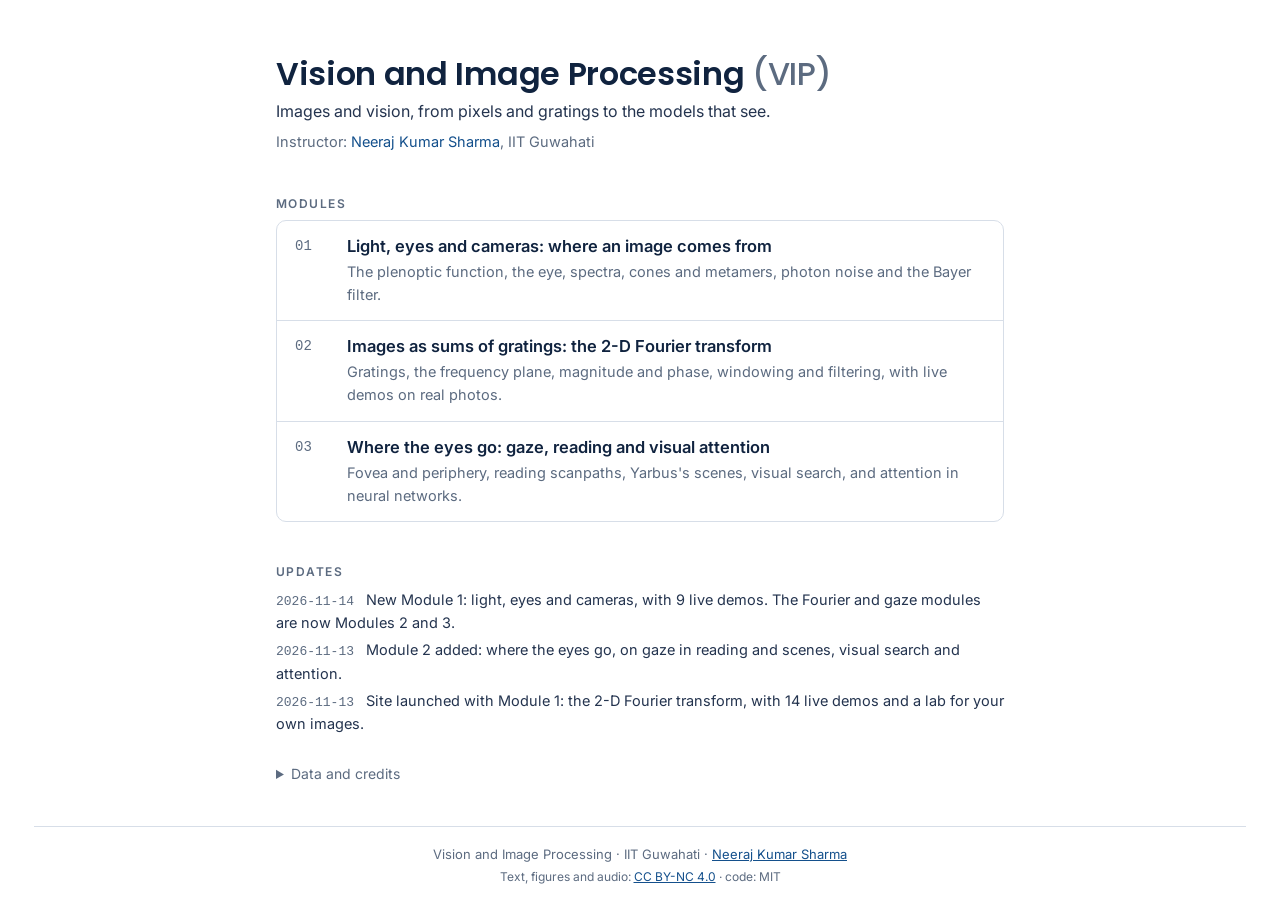
<file: docs/index.html>
<!DOCTYPE html>
<html lang="en">
<head>
<meta charset="UTF-8">
<meta name="viewport" content="width=device-width, initial-scale=1.0">
<title>Vision and Image Processing</title>
<meta name="description" content="Images and vision, from pixels and gratings to the models that see.">
<link rel="stylesheet" href="https://fonts.googleapis.com/css2?family=Poppins:wght@600&family=Inter:wght@400;500;600&display=swap">
<link rel="stylesheet" href="assets/site.css?v=592b11fb">
</head>
<body class="ai-home">
<main>
  <header>
    <h1>Vision and Image Processing <span class="ai-abbr">(VIP)</span></h1>
    <p class="ai-lede">Images and vision, from pixels and gratings to the models that see.</p>
    <p class="ai-instr">Instructor: <a href="https://spinlabiitg.github.io/" target="_blank" rel="noopener">Neeraj Kumar Sharma</a>, IIT Guwahati</p>
  </header>
  <h2 id="modules">Modules</h2>
  <ul class="ai-panel"><li class="ai-row"><span class="ai-num">01</span><div><h3><a href="light_camera/index.html">Light, eyes and cameras: where an image comes from</a></h3><p>The plenoptic function, the eye, spectra, cones and metamers, photon noise and the Bayer filter.</p></div></li><li class="ai-row"><span class="ai-num">02</span><div><h3><a href="fourier_2d/index.html">Images as sums of gratings: the 2-D Fourier transform</a></h3><p>Gratings, the frequency plane, magnitude and phase, windowing and filtering, with live demos on real photos.</p></div></li><li class="ai-row"><span class="ai-num">03</span><div><h3><a href="gaze/index.html">Where the eyes go: gaze, reading and visual attention</a></h3><p>Fovea and periphery, reading scanpaths, Yarbus&#x27;s scenes, visual search, and attention in neural networks.</p></div></li></ul>
  
  <h2 id="updates">Updates</h2>
  <ul class="ai-updates"><li><time>2026-11-14</time> New Module 1: light, eyes and cameras, with 9 live demos. The Fourier and gaze modules are now Modules 2 and 3.</li><li><time>2026-11-13</time> Module 2 added: where the eyes go, on gaze in reading and scenes, visual search and attention.</li><li><time>2026-11-13</time> Site launched with Module 1: the 2-D Fourier transform, with 14 live demos and a lab for your own images.</li></ul>
  <details class="ai-credits-box" id="credits"><summary>Data and credits</summary><ul class="ai-credits"><li>Campus photographs (main building, aerial view and roundabout): IIT Guwahati. Cropped, and converted to grayscale for the Fourier demos.</li><li>Module 2 images, all public domain: Ilya Repin, Unexpected Visitors (1884–88); reading scanpath recorded at Humanistlaboratoriet, Lund University (2005) and the redrawing of Yarbus&#x27;s (1967) task-dependent scanpaths, both via Wikimedia Commons.</li><li>KaTeX 0.16.11 (MIT licence) renders the equations; it is served from this site so pages work offline.</li></ul></details>
</main>
<footer class="ai-foot">Vision and Image Processing &middot; IIT Guwahati &middot; <a href="https://spinlabiitg.github.io/" target="_blank" rel="noopener">Neeraj Kumar Sharma</a><span class="ai-lic">Text, figures and audio: <a href="https://creativecommons.org/licenses/by-nc/4.0/" target="_blank" rel="noopener license">CC BY-NC 4.0</a> &middot; code: MIT</span></footer>
<script>/* open the credits panel when arriving via #credits (pages link to it) */
(function () { function o() { if (location.hash === '#credits') document.getElementById('credits').open = true; } o(); window.addEventListener('hashchange', o); })();</script>
</body>
</html>
</file>
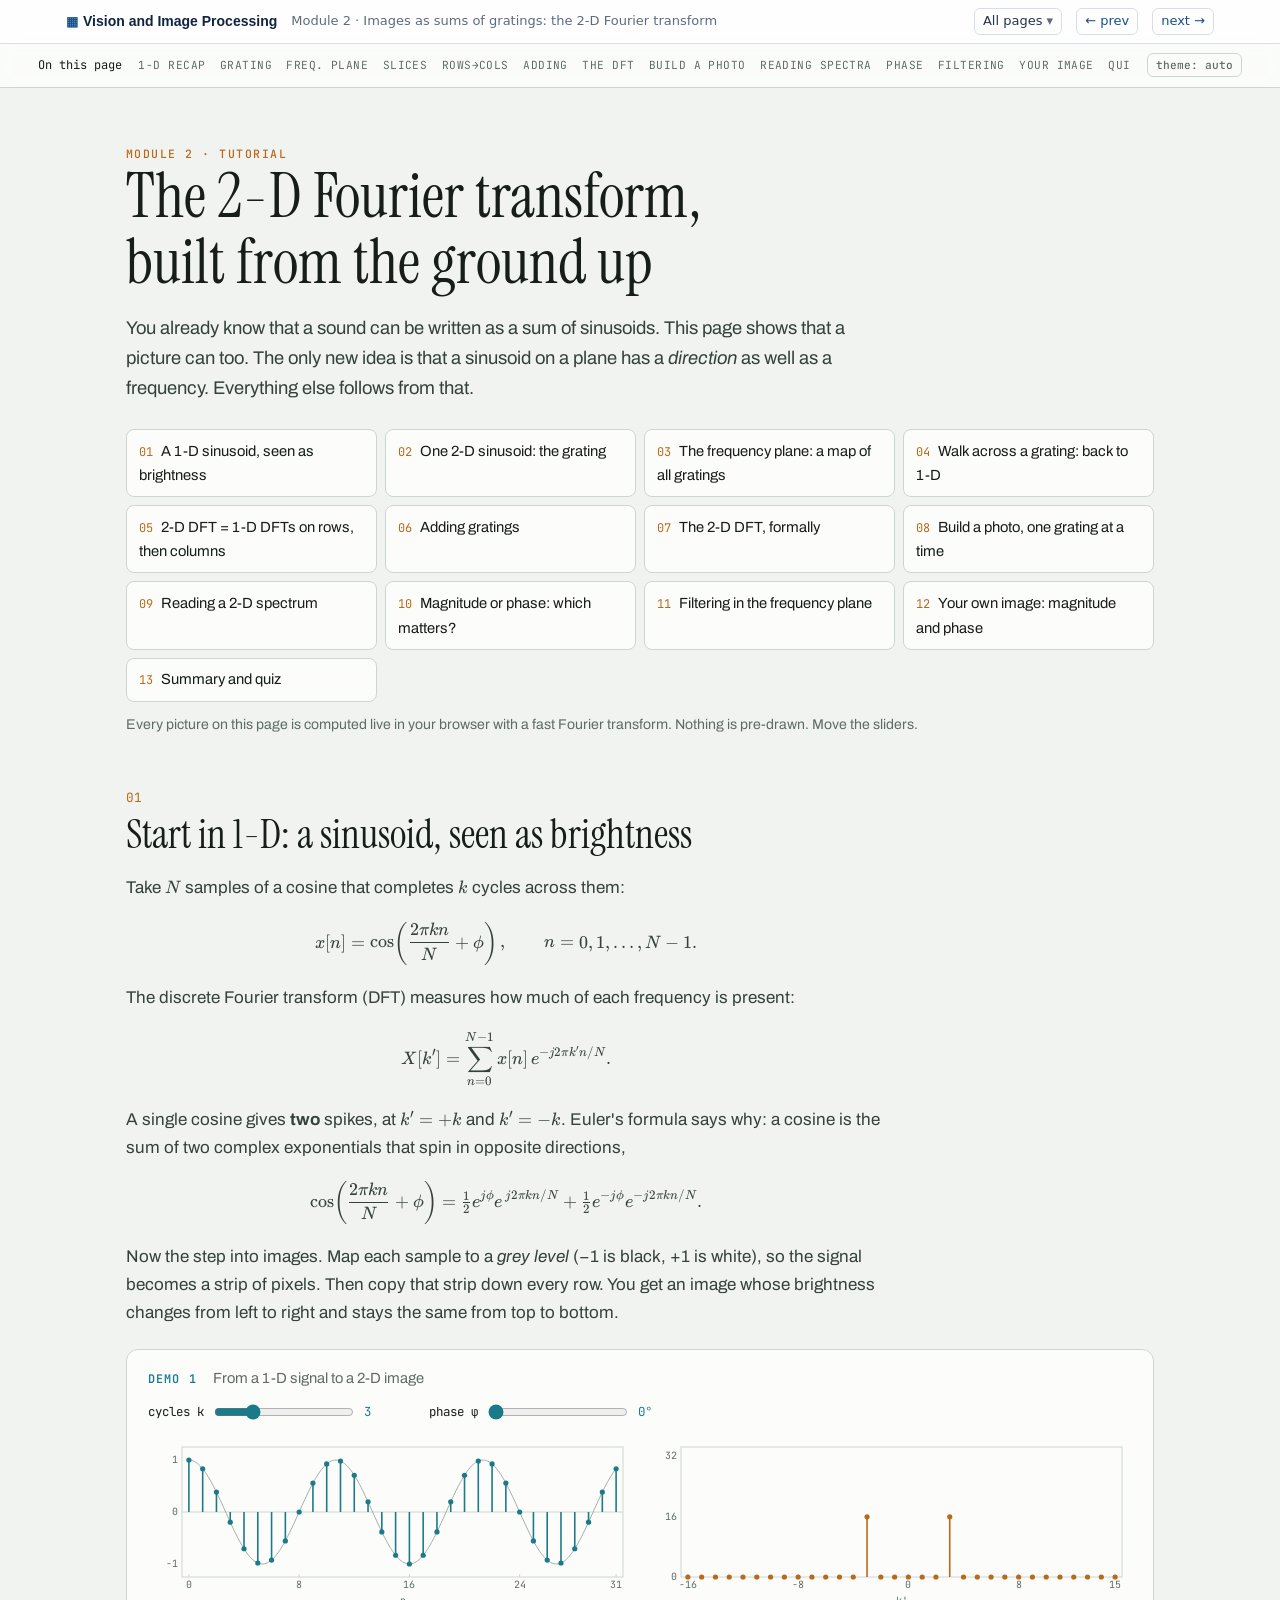
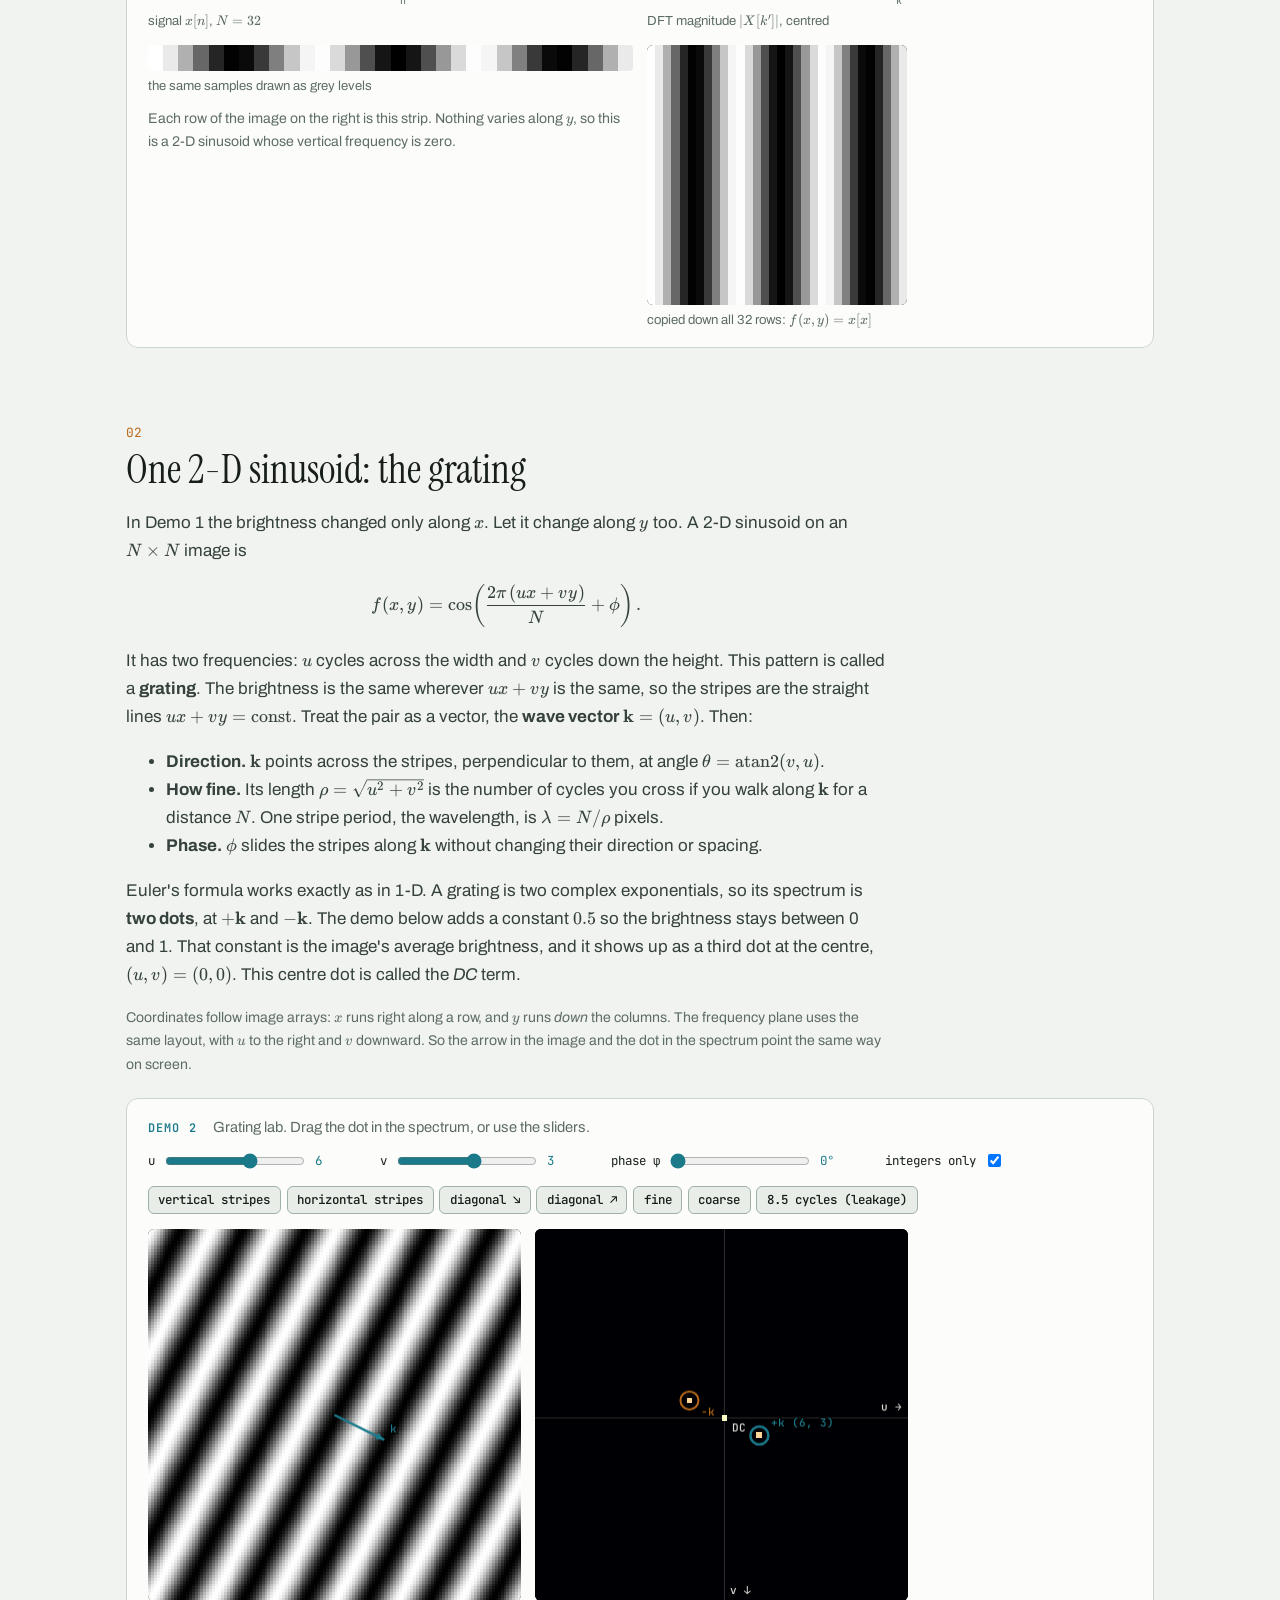
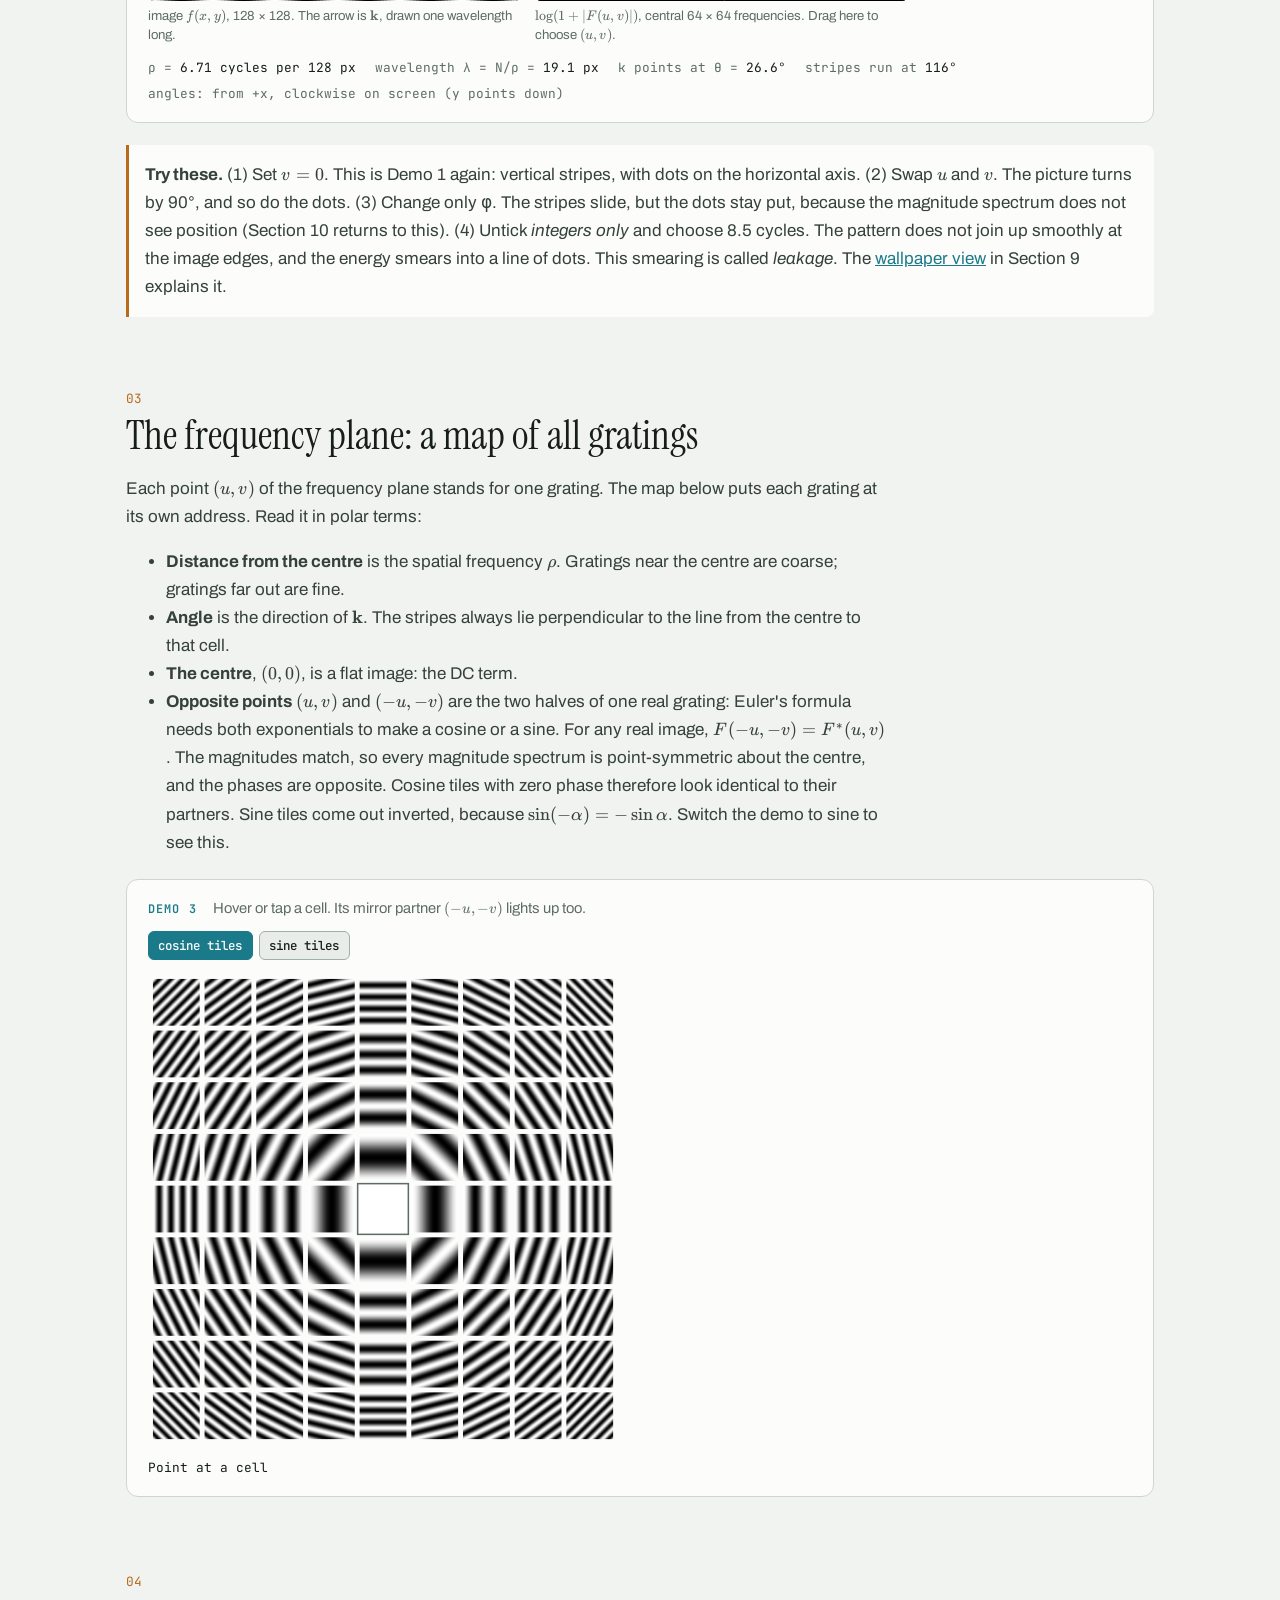
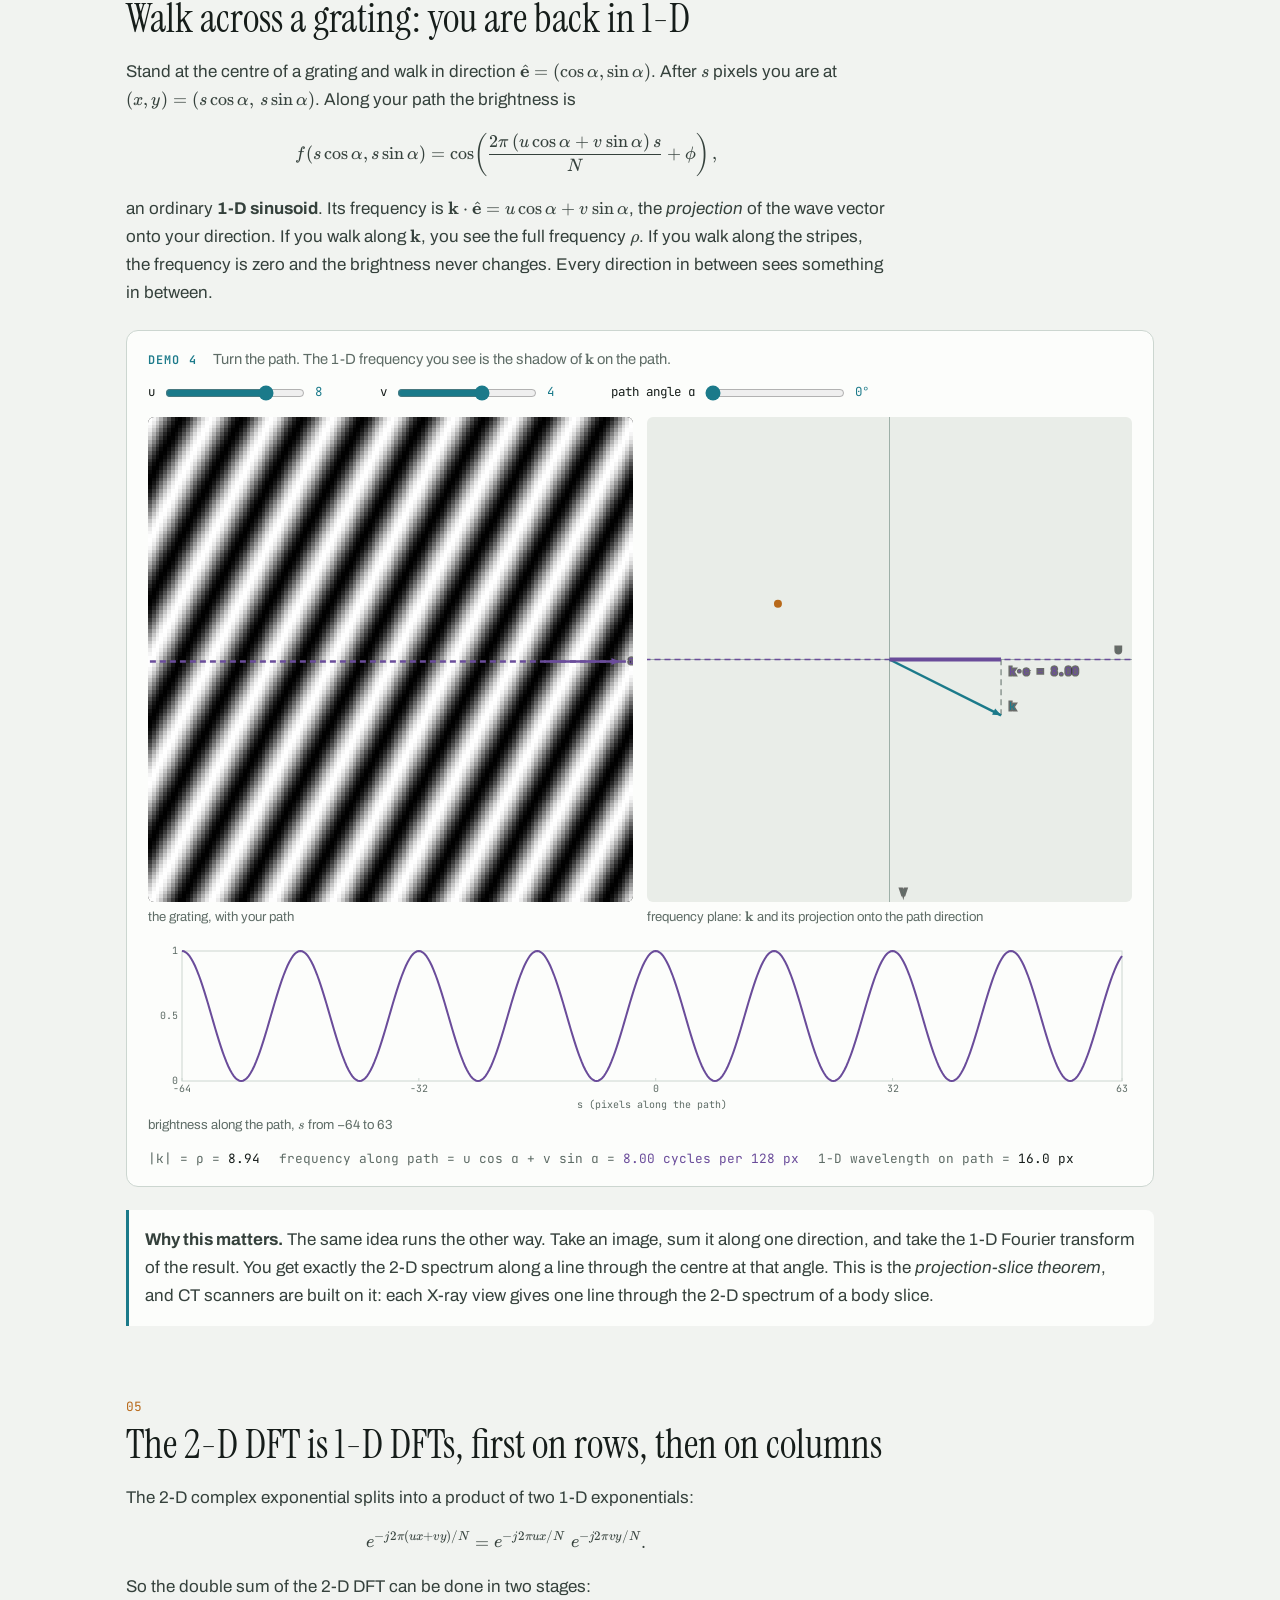
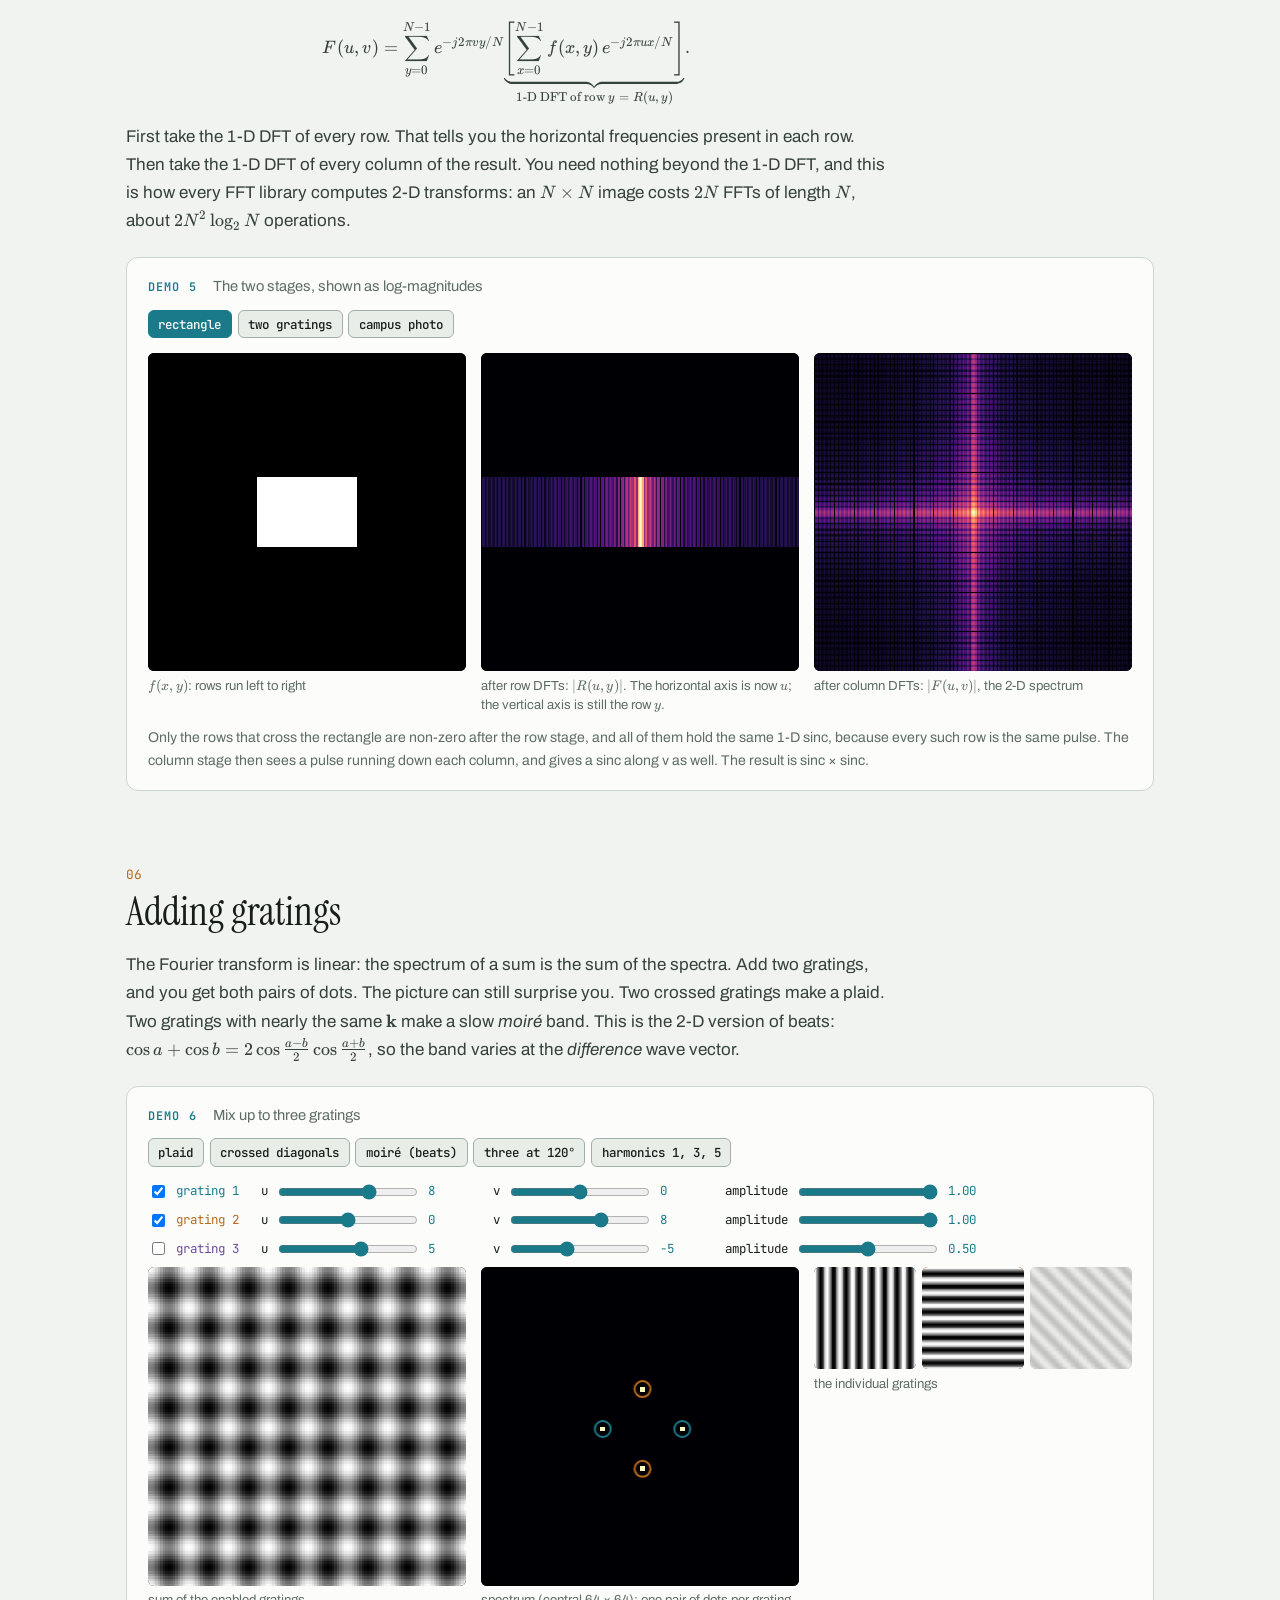
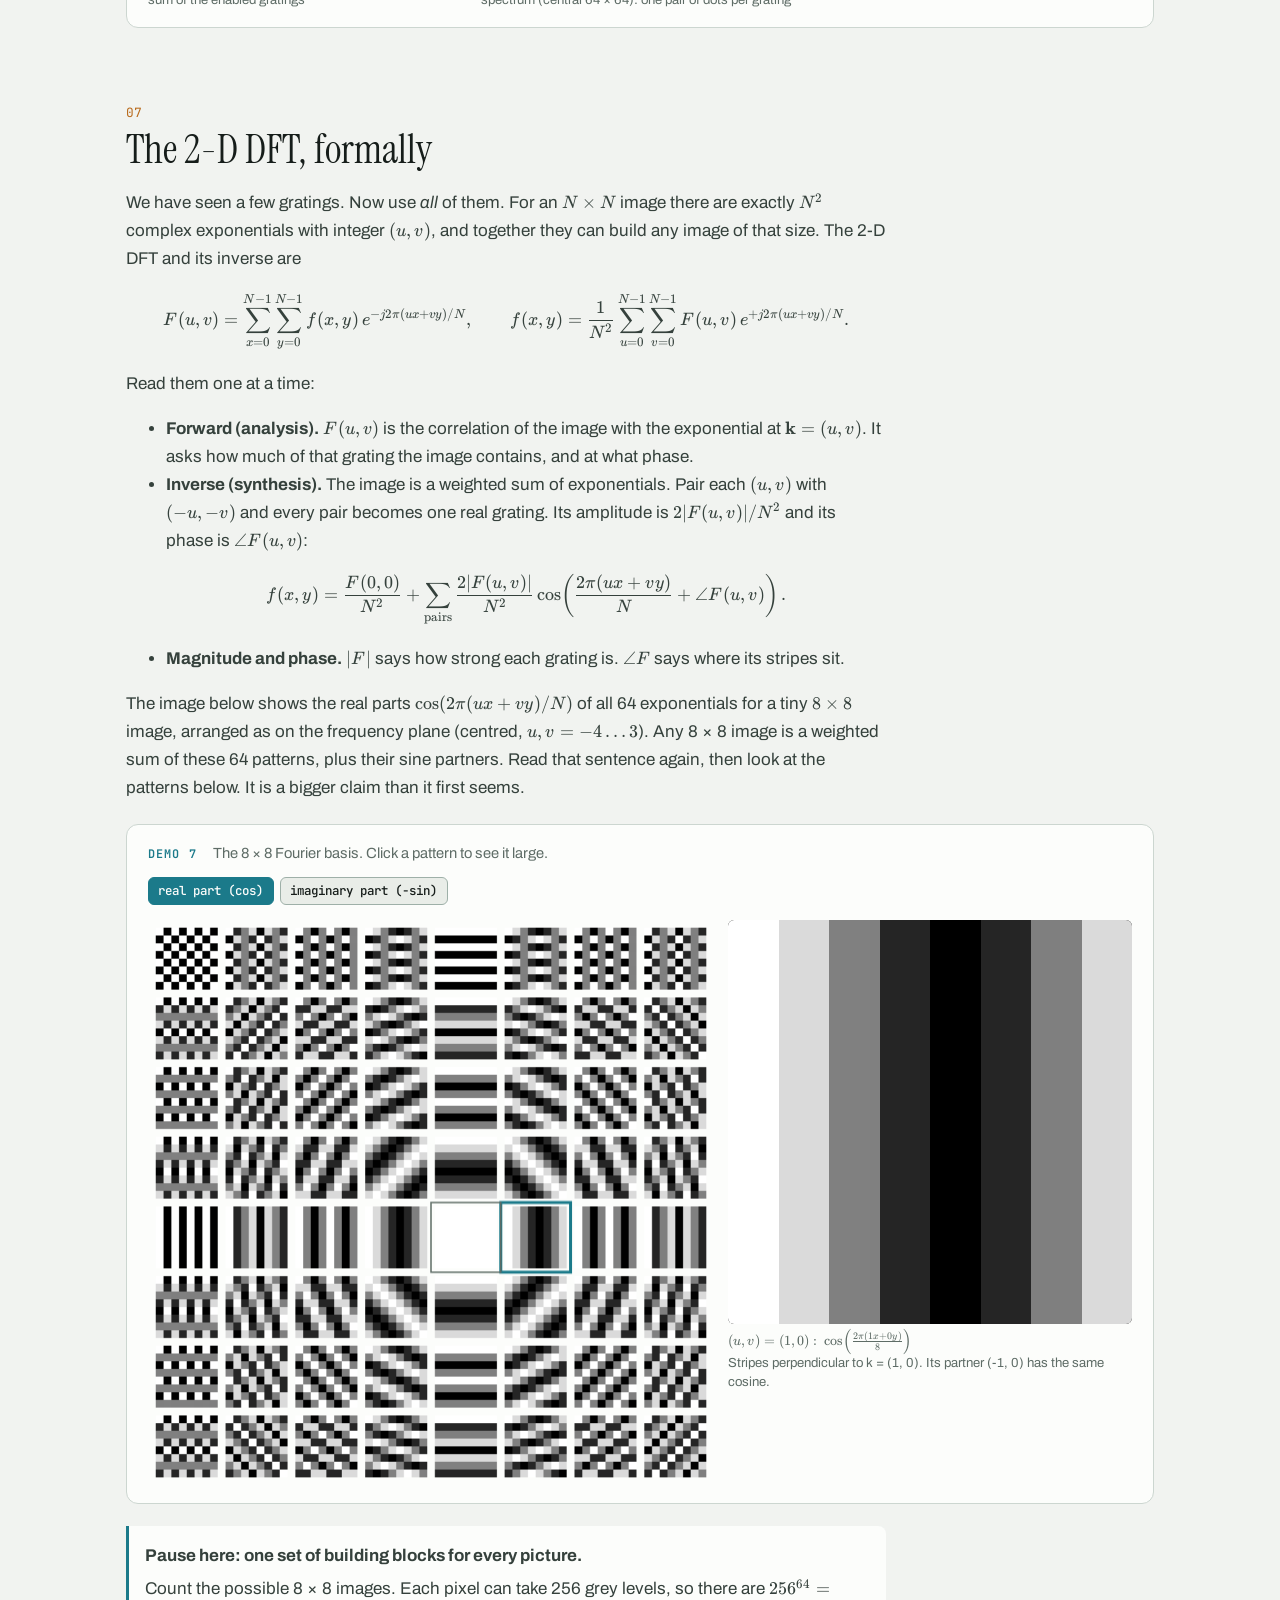
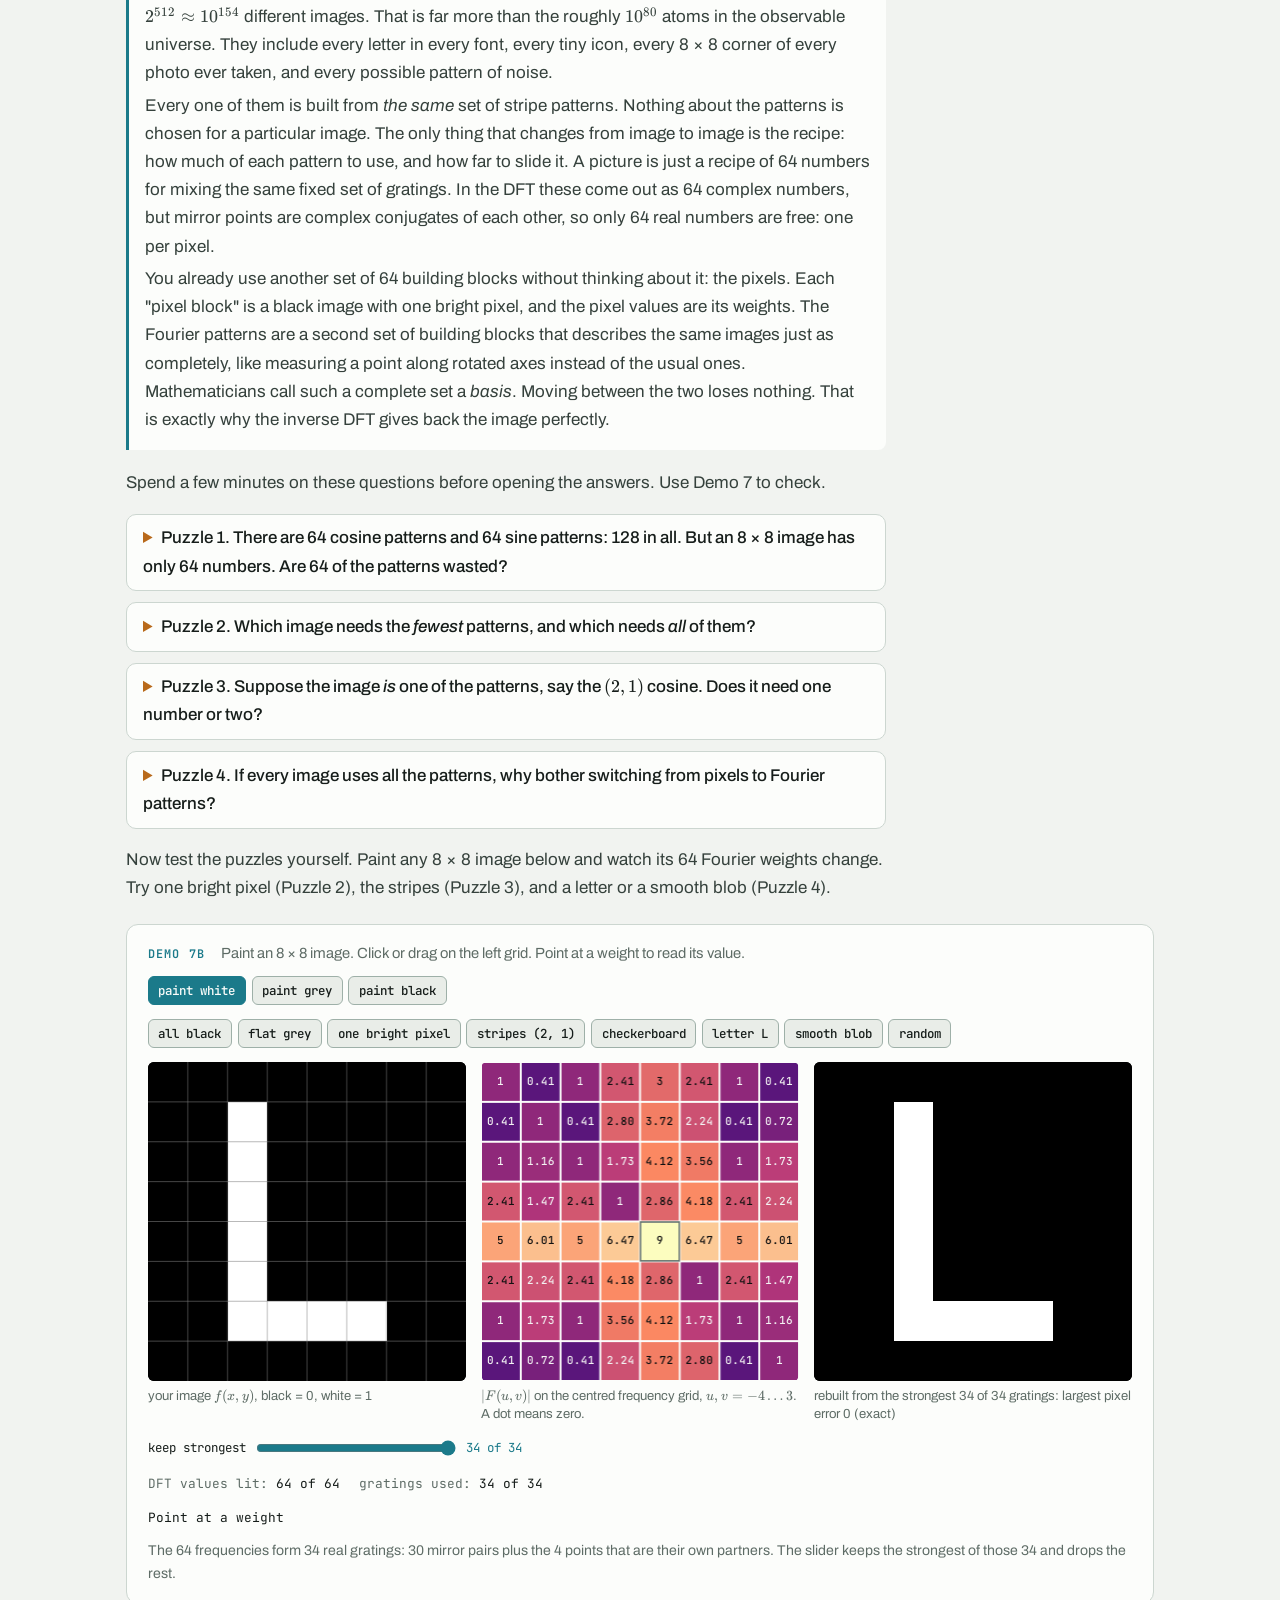
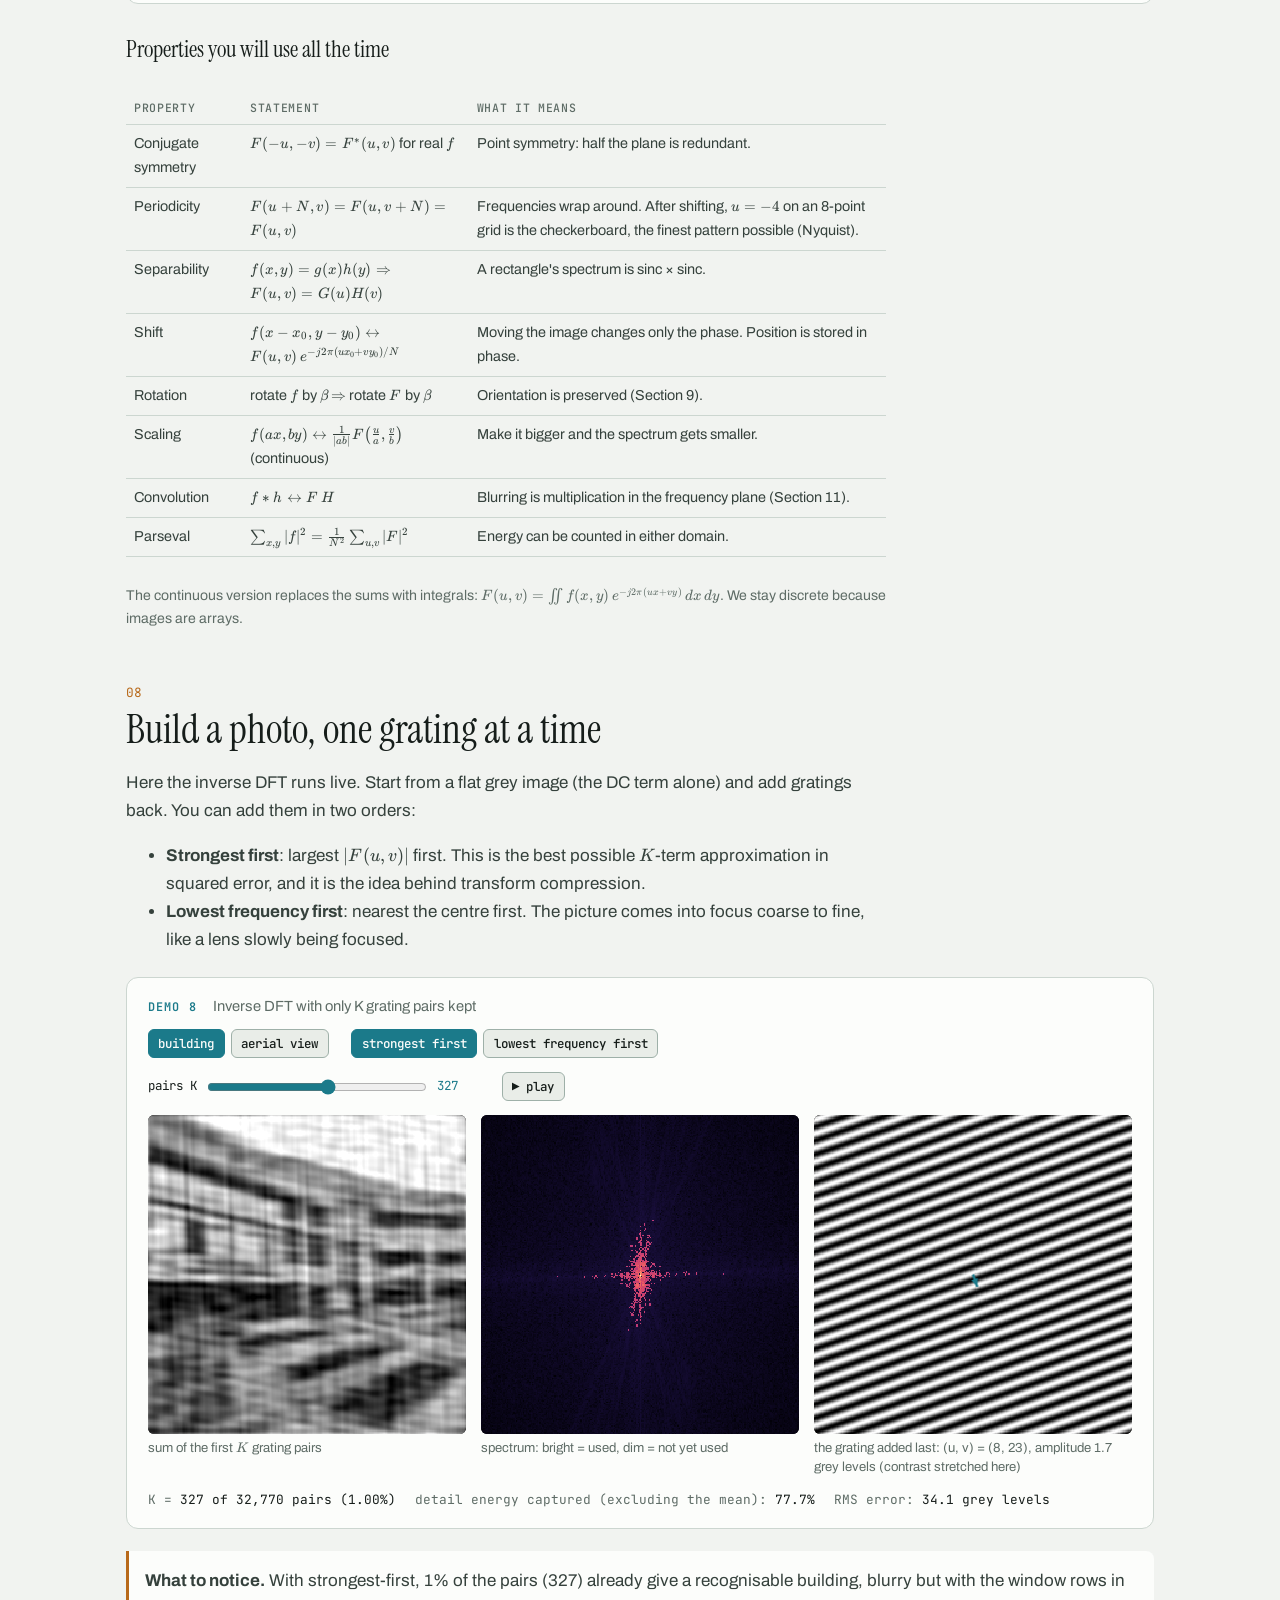
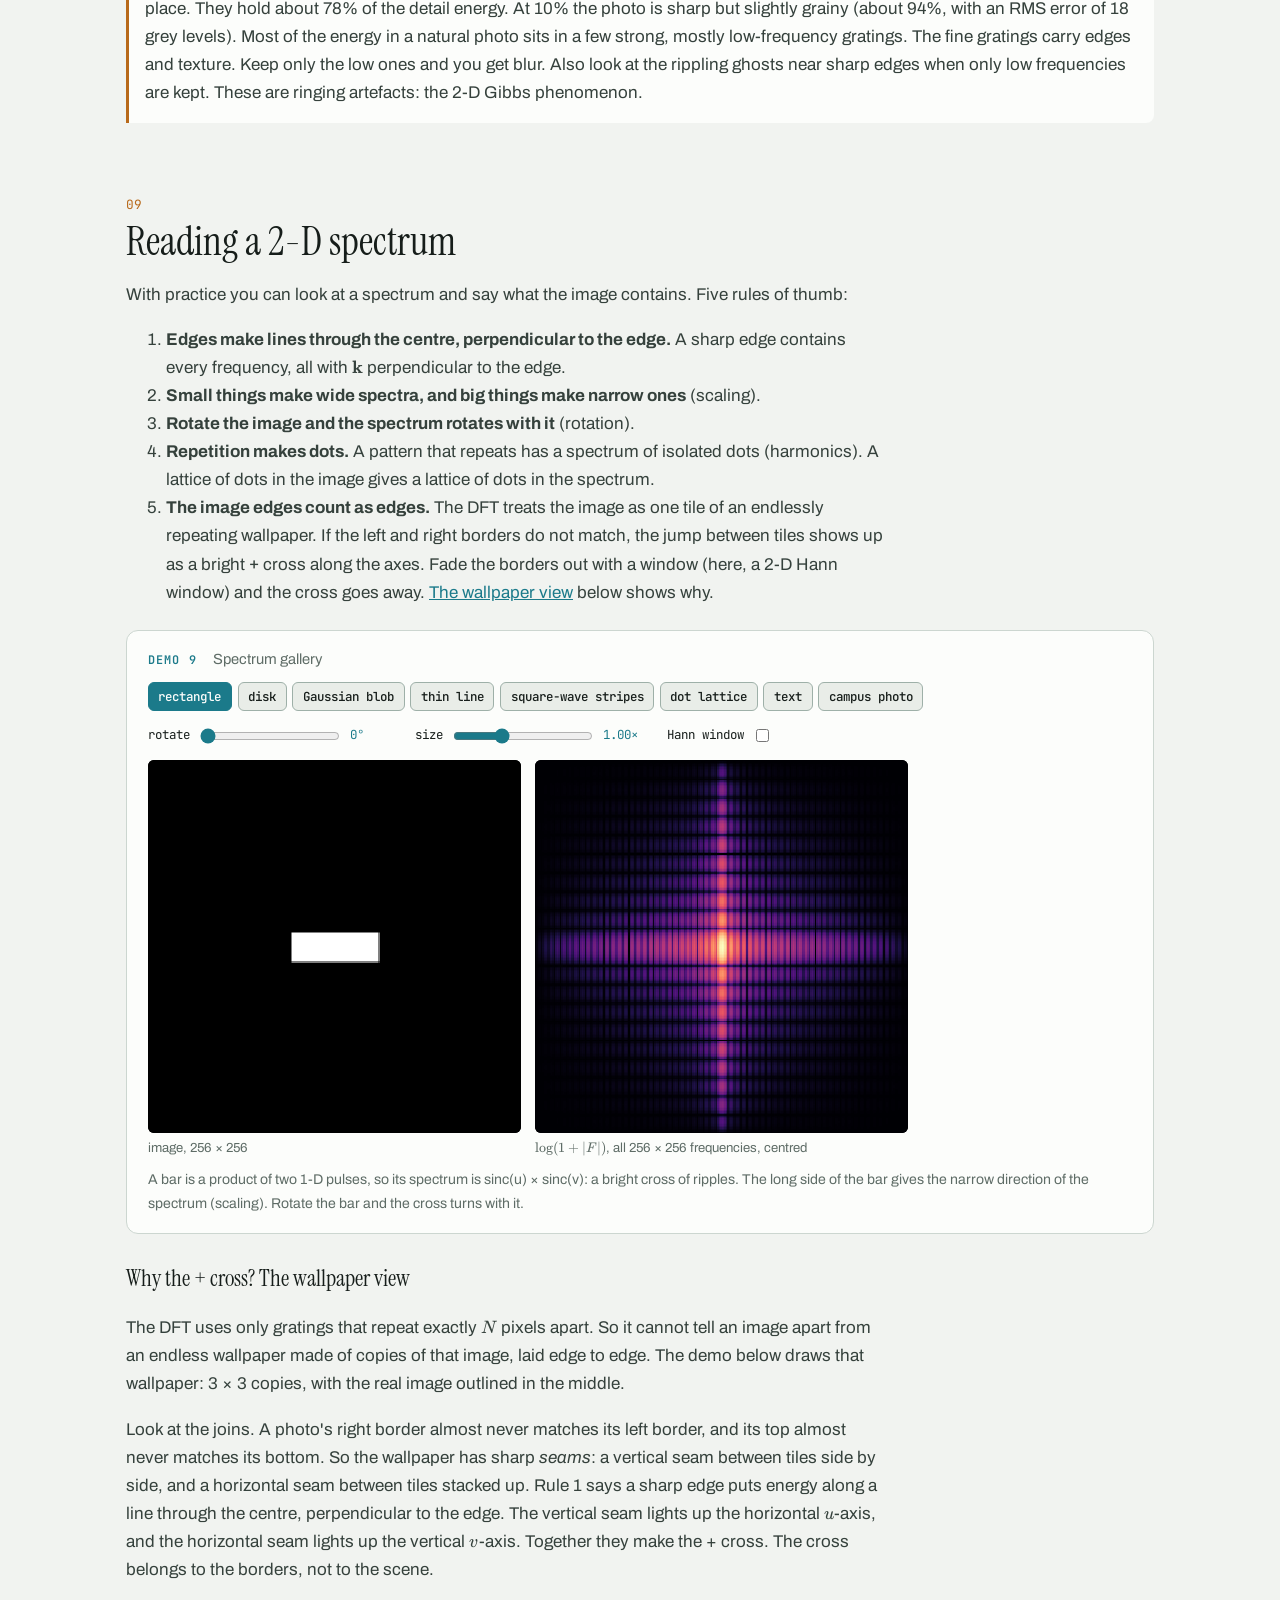
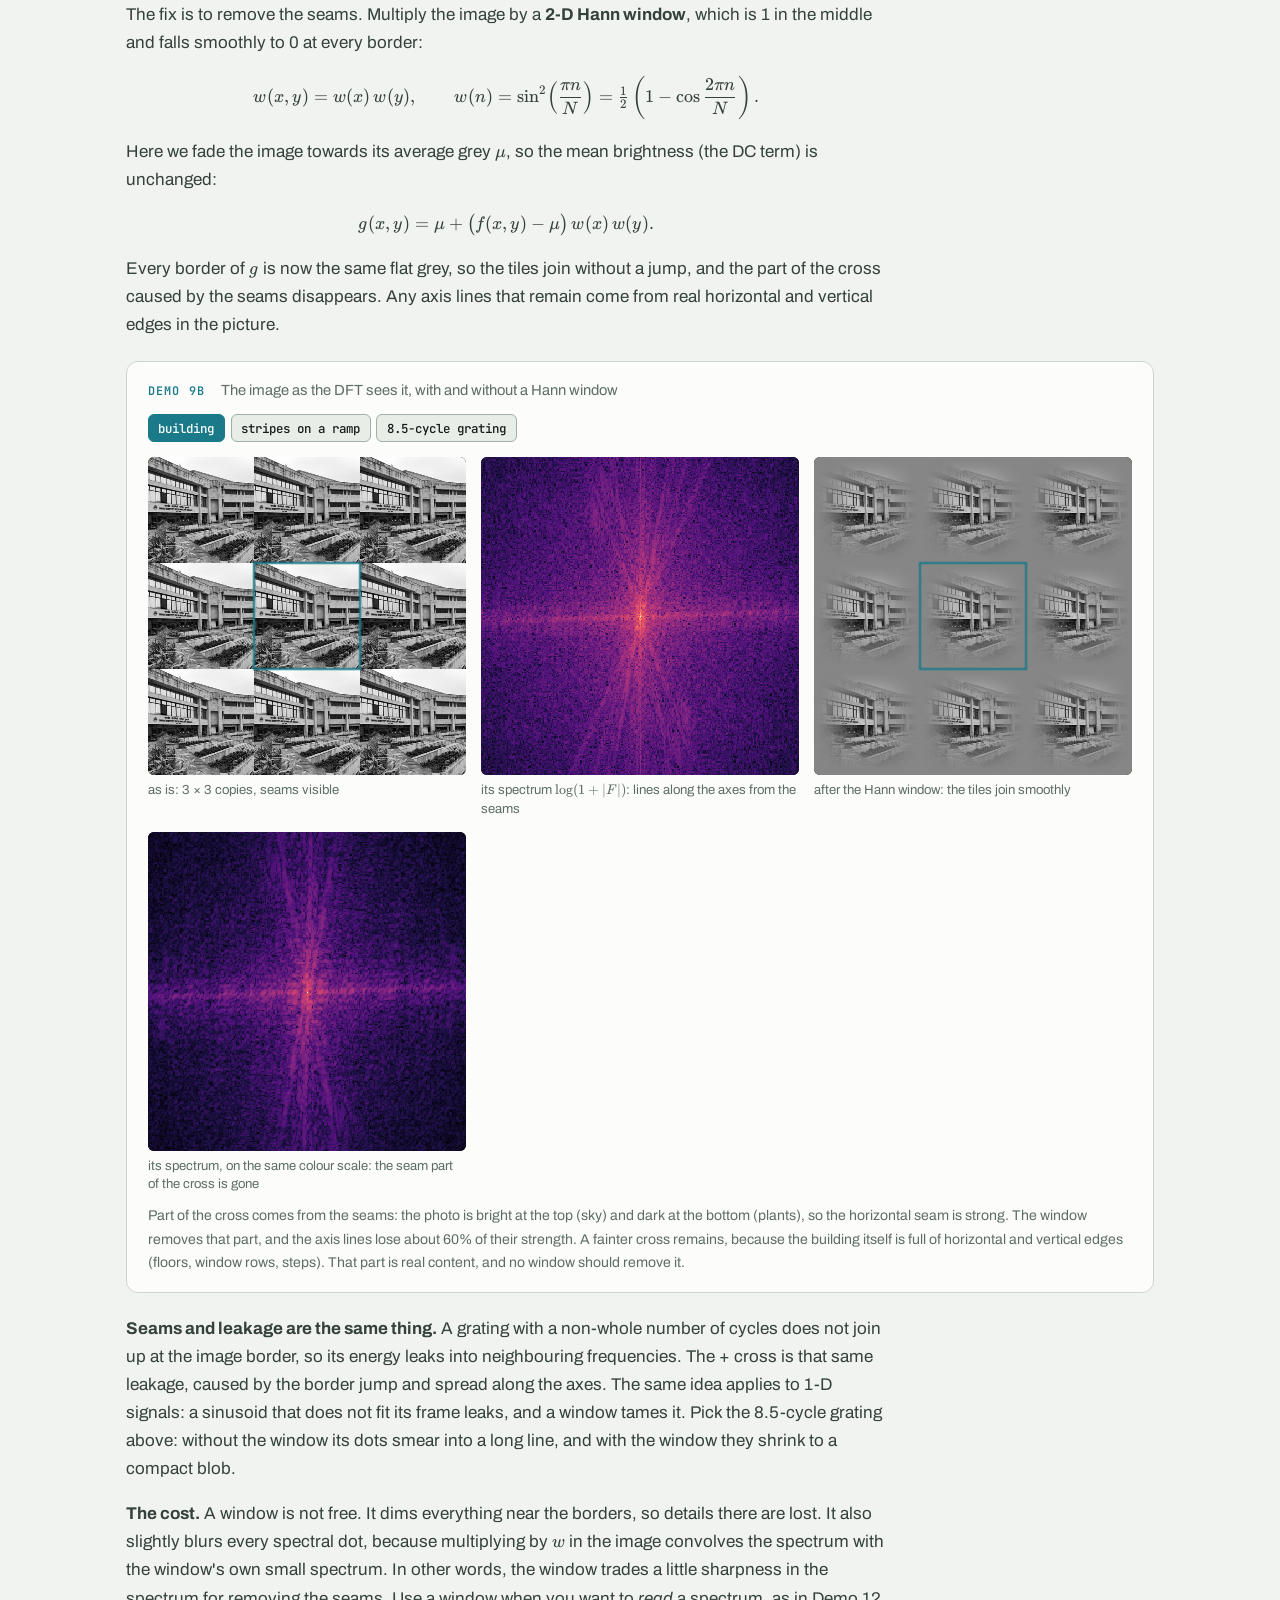
<file: docs/fourier_2d/index.html>
<!doctype html>
<html lang="en">
<head>
<meta charset="utf-8">
<meta name="viewport" content="width=device-width, initial-scale=1">
<title>The 2-D Fourier Transform</title>
<link rel="stylesheet" href="../assets/katex/katex.min.css">
<script defer src="../assets/katex/katex.min.js"></script>
<script defer src="../assets/katex/contrib/auto-render.min.js"></script>
<link rel="preconnect" href="https://fonts.googleapis.com">
<link rel="stylesheet" href="https://fonts.googleapis.com/css2?family=Instrument+Serif:ital@0;1&family=Archivo:wght@400;500;600;700&family=JetBrains+Mono:wght@400;500;600&display=swap">
<style>
  :root {
    --bg: #F1F3F0; --surface: #FCFDFB; --surface-2: #E9EDE8;
    --ink: #161D1A; --ink-soft: #35413C; --muted: #5E6C66;
    --line: #CCD6D0; --line-strong: #9EB0A8;
    --acc: #1B7A8A;      /* wave vector, chosen things */
    --acc2: #B8691A;     /* highlights, conjugate partner */
    --acc3: #6A4C9A;     /* projections, third component */
    --good: #2E7D4F; --bad: #B23A3A;
  }
  @media (prefers-color-scheme: dark) {
    :root:not([data-theme="light"]) {
      --bg: #0C1110; --surface: #121A18; --surface-2: #19231F;
      --ink: #E8F0EC; --ink-soft: #C4D2CB; --muted: #869A91;
      --line: #25332D; --line-strong: #3A4C44;
      --acc: #4FD2E2; --acc2: #F0A94E; --acc3: #B497EA;
      --good: #6CCB8F; --bad: #F08080;
    }
  }
  :root[data-theme="dark"] {
    --bg: #0C1110; --surface: #121A18; --surface-2: #19231F;
    --ink: #E8F0EC; --ink-soft: #C4D2CB; --muted: #869A91;
    --line: #25332D; --line-strong: #3A4C44;
    --acc: #4FD2E2; --acc2: #F0A94E; --acc3: #B497EA;
    --good: #6CCB8F; --bad: #F08080;
  }
  * { box-sizing: border-box; }
  html { scroll-behavior: smooth; scroll-padding-top: 96px; }
  @media (prefers-reduced-motion: reduce) { html { scroll-behavior: auto; } }
  body {
    margin: 0; background: var(--bg); color: var(--ink-soft);
    font-family: "Archivo", ui-sans-serif, system-ui, sans-serif; font-size: 17px; line-height: 1.65;
    -webkit-font-smoothing: antialiased;
  }
  a { color: var(--acc); }
  h1, h2, h3 { font-family: "Instrument Serif", ui-serif, Georgia, serif; font-weight: 400; color: var(--ink); margin: 0; text-wrap: balance; }
  h1 { font-size: clamp(2.3rem, 6vw, 3.9rem); line-height: 1.05; }
  h2 { font-size: clamp(1.8rem, 4vw, 2.5rem); line-height: 1.15; margin-bottom: 0.6rem; }
  h3 { font-size: 1.45rem; margin: 1.6rem 0 0.4rem; }
  .mono, code { font-family: "JetBrains Mono", ui-monospace, monospace; font-variant-numeric: tabular-nums; }
  code { font-size: 0.86em; background: var(--surface-2); padding: 0.05em 0.35em; border-radius: 4px; }
  .eyebrow { font-family: "JetBrains Mono", monospace; font-size: 0.72rem; letter-spacing: 0.13em; text-transform: uppercase; color: var(--acc2); font-weight: 500; }

  .topbar {
    position: relative; display: flex; align-items: center; gap: 1rem;
    padding: 0.6rem clamp(1rem, 4vw, 2.4rem); background: color-mix(in srgb, var(--surface) 92%, transparent);
    backdrop-filter: blur(6px); border-bottom: 1px solid var(--line);
  }
  .topbar .brand { font-family: "JetBrains Mono", monospace; font-size: 0.75rem; color: var(--ink); white-space: nowrap; }
  .topbar nav { display: flex; gap: 0.9rem; overflow-x: auto; flex: 1; scrollbar-width: none; }
  .topbar nav a { font-family: "JetBrains Mono", monospace; font-size: 0.7rem; text-transform: uppercase; letter-spacing: 0.04em; color: var(--muted); text-decoration: none; white-space: nowrap; }
  .topbar nav a:hover { color: var(--acc); }
  .themebtn { background: none; border: 1px solid var(--line); color: var(--muted); border-radius: 6px; font: 500 0.7rem "JetBrains Mono", monospace; padding: 0.25rem 0.5rem; cursor: pointer; }

  main { max-width: 1060px; margin: 0 auto; padding: 0 16px 5rem; }
  .prose { max-width: 760px; }
  section { padding-top: 3.2rem; }
  .hero { padding-top: 3.5rem; }
  .lede { font-size: 1.15rem; color: var(--ink-soft); max-width: 720px; }
  .roadmap { display: grid; grid-template-columns: repeat(auto-fit, minmax(210px, 1fr)); gap: 0.5rem; margin: 1.6rem 0 0; padding: 0; list-style: none; counter-reset: r; }
  .roadmap li { counter-increment: r; background: var(--surface); border: 1px solid var(--line); border-radius: 8px; padding: 0.55rem 0.75rem; font-size: 0.92rem; }
  .roadmap li::before { content: counter(r, decimal-leading-zero); font-family: "JetBrains Mono", monospace; color: var(--acc2); margin-right: 0.5rem; font-size: 0.75rem; }
  .roadmap a { color: var(--ink); text-decoration: none; }
  .secnum { font-family: "JetBrains Mono", monospace; font-size: 0.8rem; color: var(--acc2); display: block; margin-bottom: 0.2rem; }

  .demo { background: var(--surface); border: 1px solid var(--line); border-radius: 12px; padding: 1rem clamp(0.8rem, 2vw, 1.3rem) 1.1rem; margin: 1.4rem 0; }
  .demo > .dhead { display: flex; flex-wrap: wrap; gap: 0.4rem 1rem; align-items: baseline; margin-bottom: 0.7rem; }
  .demo > .dhead b { font-family: "JetBrains Mono", monospace; font-size: 0.74rem; letter-spacing: 0.1em; text-transform: uppercase; color: var(--acc); font-weight: 600; }
  .demo > .dhead span { font-size: 0.92rem; color: var(--muted); }
  .controls { display: flex; flex-wrap: wrap; gap: 0.6rem 1.4rem; align-items: center; margin-bottom: 0.9rem; }
  .ctl { display: flex; align-items: center; gap: 0.5rem; font-size: 0.86rem; }
  .ctl label { font-family: "JetBrains Mono", monospace; font-size: 0.78rem; color: var(--ink); white-space: nowrap; }
  .ctl output { font-family: "JetBrains Mono", monospace; font-size: 0.78rem; color: var(--acc); min-width: 3.4em; }
  input[type=range] { width: 140px; accent-color: var(--acc); }
  select, .btn { font: 500 0.78rem "JetBrains Mono", monospace; background: var(--surface-2); color: var(--ink); border: 1px solid var(--line-strong); border-radius: 6px; padding: 0.3rem 0.6rem; cursor: pointer; }
  .btn:hover { border-color: var(--acc); color: var(--acc); }
  .btn.on { background: var(--acc); color: var(--surface); border-color: var(--acc); }
  .chips { display: flex; flex-wrap: wrap; gap: 0.35rem; }

  .panels { display: grid; grid-template-columns: repeat(auto-fit, minmax(210px, 1fr)); gap: 0.9rem; }
  .panels.two { grid-template-columns: repeat(auto-fit, minmax(260px, 1fr)); max-width: 760px; }
  .panels.four { grid-template-columns: repeat(auto-fit, minmax(170px, 1fr)); }
  .panel { margin: 0; min-width: 0; }
  .panel figcaption { font-size: 0.82rem; color: var(--muted); margin-top: 0.35rem; line-height: 1.4; }
  .stack { position: relative; aspect-ratio: 1; background: #000; border-radius: 6px; overflow: hidden; }
  .stack canvas { position: absolute; inset: 0; width: 100%; height: 100%; }
  .stack canvas.ov { pointer-events: none; }
  .stack.drag { cursor: crosshair; touch-action: none; }
  canvas.px { image-rendering: pixelated; }
  canvas.plot { width: 100%; height: 170px; display: block; }
  .strip { width: 100%; height: 26px; image-rendering: pixelated; display: block; border-radius: 4px; }
  .readout { display: flex; flex-wrap: wrap; gap: 0.3rem 1.2rem; margin-top: 0.8rem; font-family: "JetBrains Mono", monospace; font-size: 0.8rem; color: var(--ink); }
  .readout span i { color: var(--muted); font-style: normal; }
  .note { font-size: 0.88rem; color: var(--muted); margin: 0.7rem 0 0; }

  .callout { border-left: 3px solid var(--acc2); background: var(--surface); padding: 0.7rem 1rem; border-radius: 0 8px 8px 0; margin: 1.2rem 0; }
  .callout.key { border-color: var(--acc); }
  .callout p { margin: 0.3rem 0; }
  .katex-display { overflow-x: auto; overflow-y: hidden; padding: 0.2rem 0; }
  .katex { font-size: 1.06em; }

  .cmp { width: 100%; border-collapse: collapse; font-size: 0.9rem; margin: 1rem 0; }
  .cmp th, .cmp td { border-bottom: 1px solid var(--line); padding: 0.45rem 0.5rem; text-align: left; vertical-align: top; }
  .cmp th { font-family: "JetBrains Mono", monospace; font-size: 0.72rem; text-transform: uppercase; letter-spacing: 0.06em; color: var(--muted); font-weight: 500; }
  .tablewrap { overflow-x: auto; }

  .drop { display: flex; align-items: center; justify-content: center; min-height: 84px; margin-bottom: 0.9rem; border: 2px dashed var(--line-strong); border-radius: 10px; background: var(--surface-2); color: var(--muted); text-align: center; padding: 0.8rem; cursor: pointer; font-size: 0.92rem; }
  .drop strong { color: var(--ink); }
  .drop.over { border-color: var(--acc); color: var(--acc); }
  .drop input { position: absolute; width: 1px; height: 1px; opacity: 0; }
  details.think { background: var(--surface); border: 1px solid var(--line); border-radius: 10px; padding: 0.6rem 1rem; margin: 0.7rem 0; }
  details.think summary { cursor: pointer; color: var(--ink); font-weight: 500; }
  details.think summary::marker { color: var(--acc2); }
  details.think[open] summary { margin-bottom: 0.4rem; }
  details.think p { margin: 0.4rem 0 0.2rem; }
  .quiz .q { background: var(--surface); border: 1px solid var(--line); border-radius: 10px; padding: 0.8rem 1rem; margin: 0.8rem 0; }
  .quiz .q p { margin: 0 0 0.5rem; color: var(--ink); }
  .quiz .opts { display: flex; flex-direction: column; gap: 0.35rem; }
  .quiz button.opt { text-align: left; background: var(--surface-2); border: 1px solid var(--line); border-radius: 6px; padding: 0.4rem 0.6rem; color: var(--ink-soft); font: inherit; font-size: 0.92rem; cursor: pointer; }
  .quiz button.opt.right { border-color: var(--good); color: var(--good); }
  .quiz button.opt.wrong { border-color: var(--bad); color: var(--bad); }
  .quiz .why { display: none; font-size: 0.88rem; margin-top: 0.5rem; color: var(--muted); }
  .quiz .q.done .why { display: block; }
  footer { border-top: 1px solid var(--line); margin-top: 4rem; padding: 1.2rem 16px; font-size: 0.82rem; color: var(--muted); text-align: center; }
  @media (max-width: 560px) { input[type=range] { width: 110px; } body { font-size: 16px; } }
</style>
<!--ai:head--><link rel="stylesheet" href="../assets/site.css?v=592b11fb"><!--/ai:head-->
</head>
<body>
<!--ai:nav--><nav class="ai-nav" aria-label="Course navigation"><div class="ai-nav-in"><a class="ai-brand" href="../index.html" title="Vision and Image Processing"><span class="ai-logo" aria-hidden="true">▦</span><span class="ai-brand-full">Vision and Image Processing</span><span class="ai-brand-short">VIP</span></a><span class="ai-where">Module 2 &middot; Images as sums of gratings: the 2-D Fourier transform</span><details class="ai-menu"><summary>All pages</summary><ul><li><a href="../light_camera/index.html">1. Light, eyes and cameras</a></li><li><a href="index.html" aria-current="page">2. The 2-D Fourier transform, built from the ground up</a></li><li><a href="../gaze/index.html">3. Where the eyes go: how people scan text and scenes</a></li></ul></details><a class="ai-step ai-prev" href="../light_camera/index.html" title="Light, eyes and cameras">← prev</a><a class="ai-step ai-next" href="../gaze/index.html" title="Where the eyes go: how people scan text and scenes">next →</a></div></nav><!--/ai:nav-->
<header class="topbar">
  <span class="brand">On this page</span>
  <nav>
    <a href="#s1">1-D recap</a><a href="#s2">Grating</a><a href="#s3">Freq. plane</a><a href="#s4">Slices</a>
    <a href="#s5">Rows→cols</a><a href="#s6">Adding</a><a href="#s7">The DFT</a><a href="#s8">Build a photo</a>
    <a href="#s9">Reading spectra</a><a href="#s10">Phase</a><a href="#s11">Filtering</a><a href="#s12">Your image</a><a href="#s13">Quiz</a>
  </nav>
  <button class="themebtn" id="themebtn" type="button">theme</button>
</header>

<main>
<section class="hero">
  <div class="eyebrow">Module 2 · Tutorial</div>
  <h1>The 2-D Fourier transform, built from the ground up</h1>
  <p class="lede">You already know that a sound can be written as a sum of sinusoids. This page shows that a picture can too.
  The only new idea is that a sinusoid on a plane has a <em>direction</em> as well as a frequency. Everything else follows from that.</p>
  <ol class="roadmap">
    <li><a href="#s1">A 1-D sinusoid, seen as brightness</a></li>
    <li><a href="#s2">One 2-D sinusoid: the grating</a></li>
    <li><a href="#s3">The frequency plane: a map of all gratings</a></li>
    <li><a href="#s4">Walk across a grating: back to 1-D</a></li>
    <li><a href="#s5">2-D DFT = 1-D DFTs on rows, then columns</a></li>
    <li><a href="#s6">Adding gratings</a></li>
    <li><a href="#s7">The 2-D DFT, formally</a></li>
    <li><a href="#s8">Build a photo, one grating at a time</a></li>
    <li><a href="#s9">Reading a 2-D spectrum</a></li>
    <li><a href="#s10">Magnitude or phase: which matters?</a></li>
    <li><a href="#s11">Filtering in the frequency plane</a></li>
    <li><a href="#s12">Your own image: magnitude and phase</a></li>
    <li><a href="#s13">Summary and quiz</a></li>
  </ol>
  <p class="note">Every picture on this page is computed live in your browser with a fast Fourier transform. Nothing is pre-drawn. Move the sliders.</p>
</section>

<!-- ============ 1 ============ -->
<section id="s1" class="prose-wide">
  <div class="prose">
  <span class="secnum">01</span>
  <h2>Start in 1-D: a sinusoid, seen as brightness</h2>
  <p>Take \(N\) samples of a cosine that completes \(k\) cycles across them:</p>
  \[ x[n] = \cos\!\left(\frac{2\pi k n}{N} + \phi\right), \qquad n = 0,1,\dots,N-1. \]
  <p>The discrete Fourier transform (DFT) measures how much of each frequency is present:</p>
  \[ X[k'] = \sum_{n=0}^{N-1} x[n]\, e^{-j 2\pi k' n / N}. \]
  <p>A single cosine gives <strong>two</strong> spikes, at \(k' = +k\) and \(k' = -k\). Euler's formula says why: a cosine is the sum of two complex exponentials that spin in opposite directions,</p>
  \[ \cos\!\left(\frac{2\pi k n}{N} + \phi\right) = \tfrac12 e^{j\phi} e^{\,j 2\pi k n/N} + \tfrac12 e^{-j\phi} e^{-j 2\pi k n/N}. \]
  <p>Now the step into images. Map each sample to a <em>grey level</em> (−1 is black, +1 is white), so the signal becomes a strip of pixels. Then copy that strip down every row. You get an image whose brightness changes from left to right and stays the same from top to bottom.</p>
  </div>

  <div class="demo" id="d1">
    <div class="dhead"><b>Demo 1</b><span>From a 1-D signal to a 2-D image</span></div>
    <div class="controls">
      <div class="ctl"><label for="d1k">cycles k</label><input type="range" id="d1k" min="0" max="12" step="1" value="3"><output id="d1ko"></output></div>
      <div class="ctl"><label for="d1p">phase φ</label><input type="range" id="d1p" min="0" max="360" step="5" value="0"><output id="d1po"></output></div>
    </div>
    <div class="panels">
      <figure class="panel"><canvas class="plot" id="d1x"></canvas><figcaption>signal \(x[n]\), \(N = 32\)</figcaption></figure>
      <figure class="panel"><canvas class="plot" id="d1X"></canvas><figcaption>DFT magnitude \(|X[k']|\), centred</figcaption></figure>
    </div>
    <div class="panels" style="margin-top:0.9rem">
      <figure class="panel"><canvas class="strip" id="d1s"></canvas><figcaption>the same samples drawn as grey levels</figcaption>
        <p class="note">Each row of the image on the right is this strip. Nothing varies along \(y\), so this is a 2-D sinusoid whose vertical frequency is zero.</p></figure>
      <figure class="panel" style="max-width:260px"><div class="stack"><canvas class="px" id="d1i"></canvas></div><figcaption>copied down all 32 rows: \(f(x,y) = x[x]\)</figcaption></figure>
    </div>
  </div>
</section>

<!-- ============ 2 ============ -->
<section id="s2">
  <div class="prose">
  <span class="secnum">02</span>
  <h2>One 2-D sinusoid: the grating</h2>
  <p>In Demo 1 the brightness changed only along \(x\). Let it change along \(y\) too. A 2-D sinusoid on an \(N\times N\) image is</p>
  \[ f(x,y) = \cos\!\left(\frac{2\pi\,(u x + v y)}{N} + \phi\right). \]
  <p>It has two frequencies: \(u\) cycles across the width and \(v\) cycles down the height. This pattern is called a <strong>grating</strong>. The brightness is the same wherever \(ux + vy\) is the same, so the stripes are the straight lines \(ux + vy = \text{const}\). Treat the pair as a vector, the <strong>wave vector</strong> \(\mathbf{k} = (u, v)\). Then:</p>
  <ul>
    <li><strong>Direction.</strong> \(\mathbf{k}\) points across the stripes, perpendicular to them, at angle \(\theta = \operatorname{atan2}(v, u)\).</li>
    <li><strong>How fine.</strong> Its length \(\rho = \sqrt{u^2+v^2}\) is the number of cycles you cross if you walk along \(\mathbf{k}\) for a distance \(N\). One stripe period, the wavelength, is \(\lambda = N/\rho\) pixels.</li>
    <li><strong>Phase.</strong> \(\phi\) slides the stripes along \(\mathbf{k}\) without changing their direction or spacing.</li>
  </ul>
  <p>Euler's formula works exactly as in 1-D. A grating is two complex exponentials, so its spectrum is <strong>two dots</strong>, at \(+\mathbf{k}\) and \(-\mathbf{k}\). The demo below adds a constant \(0.5\) so the brightness stays between 0 and 1. That constant is the image's average brightness, and it shows up as a third dot at the centre, \((u,v)=(0,0)\). This centre dot is called the <em>DC</em> term.</p>
  <p class="note">Coordinates follow image arrays: \(x\) runs right along a row, and \(y\) runs <em>down</em> the columns. The frequency plane uses the same layout, with \(u\) to the right and \(v\) downward. So the arrow in the image and the dot in the spectrum point the same way on screen.</p>
  </div>

  <div class="demo" id="d2">
    <div class="dhead"><b>Demo 2</b><span>Grating lab. Drag the dot in the spectrum, or use the sliders.</span></div>
    <div class="controls">
      <div class="ctl"><label for="d2u">u</label><input type="range" id="d2u" min="-24" max="24" step="1" value="6"><output id="d2uo"></output></div>
      <div class="ctl"><label for="d2v">v</label><input type="range" id="d2v" min="-24" max="24" step="1" value="3"><output id="d2vo"></output></div>
      <div class="ctl"><label for="d2p">phase φ</label><input type="range" id="d2p" min="0" max="360" step="5" value="0"><output id="d2po"></output></div>
      <div class="ctl"><label for="d2int">integers only</label><input type="checkbox" id="d2int" checked></div>
    </div>
    <div class="controls chips" id="d2pre">
      <button class="btn" data-u="8" data-v="0">vertical stripes</button>
      <button class="btn" data-u="0" data-v="8">horizontal stripes</button>
      <button class="btn" data-u="6" data-v="6">diagonal ↘</button>
      <button class="btn" data-u="6" data-v="-6">diagonal ↗</button>
      <button class="btn" data-u="20" data-v="5">fine</button>
      <button class="btn" data-u="2" data-v="1">coarse</button>
      <button class="btn" data-u="8.5" data-v="0">8.5 cycles (leakage)</button>
    </div>
    <div class="panels two">
      <figure class="panel"><div class="stack"><canvas class="px" id="d2img"></canvas><canvas class="ov"></canvas></div>
        <figcaption>image \(f(x,y)\), 128 × 128. The arrow is \(\mathbf{k}\), drawn one wavelength long.</figcaption></figure>
      <figure class="panel"><div class="stack drag" id="d2specbox"><canvas class="px" id="d2spec"></canvas><canvas class="ov"></canvas></div>
        <figcaption>\(\log(1+|F(u,v)|)\), central 64 × 64 frequencies. Drag here to choose \((u,v)\).</figcaption></figure>
    </div>
    <div class="readout" id="d2read"></div>
  </div>

  <div class="callout">
    <p><strong>Try these.</strong> (1) Set \(v=0\). This is Demo 1 again: vertical stripes, with dots on the horizontal axis. (2) Swap \(u\) and \(v\). The picture turns by 90°, and so do the dots. (3) Change only φ. The stripes slide, but the dots stay put, because the magnitude spectrum does not see position (Section 10 returns to this). (4) Untick <em>integers only</em> and choose 8.5 cycles. The pattern does not join up smoothly at the image edges, and the energy smears into a line of dots. This smearing is called <em>leakage</em>. The <a href="#wallpaper">wallpaper view</a> in Section 9 explains it.</p>
  </div>
</section>

<!-- ============ 3 ============ -->
<section id="s3">
  <div class="prose">
  <span class="secnum">03</span>
  <h2>The frequency plane: a map of all gratings</h2>
  <p>Each point \((u,v)\) of the frequency plane stands for one grating. The map below puts each grating at its own address. Read it in polar terms:</p>
  <ul>
    <li><strong>Distance from the centre</strong> is the spatial frequency \(\rho\). Gratings near the centre are coarse; gratings far out are fine.</li>
    <li><strong>Angle</strong> is the direction of \(\mathbf{k}\). The stripes always lie perpendicular to the line from the centre to that cell.</li>
    <li><strong>The centre</strong>, \((0,0)\), is a flat image: the DC term.</li>
    <li><strong>Opposite points</strong> \((u,v)\) and \((-u,-v)\) are the two halves of one real grating: Euler's formula needs both exponentials to make a cosine or a sine. For any real image, \(F(-u,-v) = F^*(u,v)\). The magnitudes match, so every magnitude spectrum is point-symmetric about the centre, and the phases are opposite. Cosine tiles with zero phase therefore look identical to their partners. Sine tiles come out inverted, because \(\sin(-\alpha) = -\sin\alpha\). Switch the demo to sine to see this.</li>
  </ul>
  </div>
  <div class="demo" id="d3">
    <div class="dhead"><b>Demo 3</b><span>Hover or tap a cell. Its mirror partner \((-u,-v)\) lights up too.</span></div>
    <div class="controls chips"><button class="btn on" id="d3cos">cosine tiles</button><button class="btn" id="d3sin">sine tiles</button></div>
    <div style="max-width:470px">
      <div class="stack" id="d3box" style="background:transparent"><canvas id="d3c"></canvas><canvas class="ov"></canvas></div>
    </div>
    <div class="readout" id="d3read"><span>Point at a cell</span></div>
  </div>
</section>

<!-- ============ 4 ============ -->
<section id="s4">
  <div class="prose">
  <span class="secnum">04</span>
  <h2>Walk across a grating: you are back in 1-D</h2>
  <p>Stand at the centre of a grating and walk in direction \(\hat{\mathbf{e}} = (\cos\alpha, \sin\alpha)\). After \(s\) pixels you are at \((x,y) = (s\cos\alpha,\, s\sin\alpha)\). Along your path the brightness is</p>
  \[ f(s\cos\alpha, s\sin\alpha) = \cos\!\left(\frac{2\pi\,(u\cos\alpha + v\sin\alpha)\, s}{N} + \phi\right), \]
  <p>an ordinary <strong>1-D sinusoid</strong>. Its frequency is \(\mathbf{k}\cdot\hat{\mathbf{e}} = u\cos\alpha + v\sin\alpha\), the <em>projection</em> of the wave vector onto your direction. If you walk along \(\mathbf{k}\), you see the full frequency \(\rho\). If you walk along the stripes, the frequency is zero and the brightness never changes. Every direction in between sees something in between.</p>
  </div>
  <div class="demo" id="d4">
    <div class="dhead"><b>Demo 4</b><span>Turn the path. The 1-D frequency you see is the shadow of \(\mathbf{k}\) on the path.</span></div>
    <div class="controls">
      <div class="ctl"><label for="d4u">u</label><input type="range" id="d4u" min="-16" max="16" step="1" value="8"><output id="d4uo"></output></div>
      <div class="ctl"><label for="d4v">v</label><input type="range" id="d4v" min="-16" max="16" step="1" value="4"><output id="d4vo"></output></div>
      <div class="ctl"><label for="d4a">path angle α</label><input type="range" id="d4a" min="0" max="180" step="1" value="0"><output id="d4ao"></output></div>
    </div>
    <div class="panels">
      <figure class="panel"><div class="stack"><canvas class="px" id="d4img"></canvas><canvas class="ov"></canvas></div><figcaption>the grating, with your path</figcaption></figure>
      <figure class="panel"><div class="stack" style="background:var(--surface-2)"><canvas id="d4fp"></canvas><canvas class="ov"></canvas></div><figcaption>frequency plane: \(\mathbf{k}\) and its projection onto the path direction</figcaption></figure>
    </div>
    <figure class="panel" style="margin-top:0.9rem"><canvas class="plot" id="d4prof"></canvas><figcaption>brightness along the path, \(s\) from −64 to 63</figcaption></figure>
    <div class="readout" id="d4read"></div>
  </div>
  <div class="callout key">
    <p><strong>Why this matters.</strong> The same idea runs the other way. Take an image, sum it along one direction, and take the 1-D Fourier transform of the result. You get exactly the 2-D spectrum along a line through the centre at that angle. This is the <em>projection-slice theorem</em>, and CT scanners are built on it: each X-ray view gives one line through the 2-D spectrum of a body slice.</p>
  </div>
</section>

<!-- ============ 5 ============ -->
<section id="s5">
  <div class="prose">
  <span class="secnum">05</span>
  <h2>The 2-D DFT is 1-D DFTs, first on rows, then on columns</h2>
  <p>The 2-D complex exponential splits into a product of two 1-D exponentials:</p>
  \[ e^{-j2\pi (ux + vy)/N} = e^{-j2\pi ux/N}\; e^{-j2\pi vy/N}. \]
  <p>So the double sum of the 2-D DFT can be done in two stages:</p>
  \[ F(u,v) = \sum_{y=0}^{N-1} e^{-j2\pi v y/N} \underbrace{\left[\sum_{x=0}^{N-1} f(x,y)\, e^{-j2\pi u x/N}\right]}_{\text{1-D DFT of row } y \;=\; R(u,\,y)}. \]
  <p>First take the 1-D DFT of every row. That tells you the horizontal frequencies present in each row. Then take the 1-D DFT of every column of the result. You need nothing beyond the 1-D DFT, and this is how every FFT library computes 2-D transforms: an \(N\times N\) image costs \(2N\) FFTs of length \(N\), about \(2N^2\log_2 N\) operations.</p>
  </div>
  <div class="demo" id="d5">
    <div class="dhead"><b>Demo 5</b><span>The two stages, shown as log-magnitudes</span></div>
    <div class="controls chips" id="d5pick">
      <button class="btn on" data-k="rect">rectangle</button>
      <button class="btn" data-k="plaid">two gratings</button>
      <button class="btn" data-k="photo">campus photo</button>
    </div>
    <div class="panels">
      <figure class="panel"><div class="stack"><canvas class="px" id="d5a"></canvas></div><figcaption>\(f(x,y)\): rows run left to right</figcaption></figure>
      <figure class="panel"><div class="stack"><canvas class="px" id="d5b"></canvas></div><figcaption>after row DFTs: \(|R(u,y)|\). The horizontal axis is now \(u\); the vertical axis is still the row \(y\).</figcaption></figure>
      <figure class="panel"><div class="stack"><canvas class="px" id="d5c"></canvas></div><figcaption>after column DFTs: \(|F(u,v)|\), the 2-D spectrum</figcaption></figure>
    </div>
    <p class="note" id="d5note"></p>
  </div>
</section>

<!-- ============ 6 ============ -->
<section id="s6">
  <div class="prose">
  <span class="secnum">06</span>
  <h2>Adding gratings</h2>
  <p>The Fourier transform is linear: the spectrum of a sum is the sum of the spectra. Add two gratings, and you get both pairs of dots. The picture can still surprise you. Two crossed gratings make a plaid. Two gratings with nearly the same \(\mathbf{k}\) make a slow <em>moiré</em> band. This is the 2-D version of beats: \(\cos a + \cos b = 2\cos\frac{a-b}{2}\cos\frac{a+b}{2}\), so the band varies at the <em>difference</em> wave vector.</p>
  </div>
  <div class="demo" id="d6">
    <div class="dhead"><b>Demo 6</b><span>Mix up to three gratings</span></div>
    <div class="controls chips" id="d6pre">
      <button class="btn" data-p="plaid">plaid</button>
      <button class="btn" data-p="diag">crossed diagonals</button>
      <button class="btn" data-p="moire">moiré (beats)</button>
      <button class="btn" data-p="hex">three at 120°</button>
      <button class="btn" data-p="harm">harmonics 1, 3, 5</button>
    </div>
    <div id="d6rows"></div>
    <div class="panels">
      <figure class="panel"><div class="stack"><canvas class="px" id="d6img"></canvas></div><figcaption>sum of the enabled gratings</figcaption></figure>
      <figure class="panel"><div class="stack"><canvas class="px" id="d6spec"></canvas><canvas class="ov"></canvas></div><figcaption>spectrum (central 64 × 64): one pair of dots per grating</figcaption></figure>
      <figure class="panel"><div id="d6parts" style="display:grid;grid-template-columns:repeat(3,1fr);gap:0.4rem"></div><figcaption>the individual gratings</figcaption></figure>
    </div>
  </div>
</section>

<!-- ============ 7 ============ -->
<section id="s7">
  <div class="prose">
  <span class="secnum">07</span>
  <h2>The 2-D DFT, formally</h2>
  <p>We have seen a few gratings. Now use <em>all</em> of them. For an \(N \times N\) image there are exactly \(N^2\) complex exponentials with integer \((u, v)\), and together they can build any image of that size. The 2-D DFT and its inverse are</p>
  \[ F(u,v) = \sum_{x=0}^{N-1}\sum_{y=0}^{N-1} f(x,y)\, e^{-j2\pi (ux+vy)/N}, \qquad
     f(x,y) = \frac{1}{N^2}\sum_{u=0}^{N-1}\sum_{v=0}^{N-1} F(u,v)\, e^{+j2\pi (ux+vy)/N}. \]
  <p>Read them one at a time:</p>
  <ul>
    <li><strong>Forward (analysis).</strong> \(F(u,v)\) is the correlation of the image with the exponential at \(\mathbf{k}=(u,v)\). It asks how much of that grating the image contains, and at what phase.</li>
    <li><strong>Inverse (synthesis).</strong> The image is a weighted sum of exponentials. Pair each \((u,v)\) with \((-u,-v)\) and every pair becomes one real grating. Its amplitude is \(2|F(u,v)|/N^2\) and its phase is \(\angle F(u,v)\):
    \[ f(x,y) = \frac{F(0,0)}{N^2} + \sum_{\text{pairs}} \frac{2|F(u,v)|}{N^2}\cos\!\left(\frac{2\pi(ux+vy)}{N} + \angle F(u,v)\right). \]</li>
    <li><strong>Magnitude and phase.</strong> \(|F|\) says how strong each grating is. \(\angle F\) says where its stripes sit.</li>
  </ul>
  <p>The image below shows the real parts \(\cos(2\pi(ux+vy)/N)\) of all 64 exponentials for a tiny \(8\times 8\) image, arranged as on the frequency plane (centred, \(u, v = -4 \dots 3\)). Any 8 × 8 image is a weighted sum of these 64 patterns, plus their sine partners. Read that sentence again, then look at the patterns below. It is a bigger claim than it first seems.</p>
  </div>
  <div class="demo" id="d7">
    <div class="dhead"><b>Demo 7</b><span>The 8 × 8 Fourier basis. Click a pattern to see it large.</span></div>
    <div class="controls chips"><button class="btn on" id="d7cos">real part (cos)</button><button class="btn" id="d7sin">imaginary part (−sin)</button></div>
    <div class="panels two" style="max-width:none; grid-template-columns: minmax(0,1.4fr) minmax(0,1fr)">
      <div class="stack" id="d7box" style="background:transparent; cursor:pointer"><canvas id="d7c"></canvas><canvas class="ov"></canvas></div>
      <figure class="panel"><div class="stack"><canvas class="px" id="d7big"></canvas></div><figcaption id="d7cap"></figcaption></figure>
    </div>
  </div>
  <div class="prose">
  <div class="callout key">
    <p><strong>Pause here: one set of building blocks for every picture.</strong></p>
    <p>Count the possible 8 × 8 images. Each pixel can take 256 grey levels, so there are \(256^{64} = 2^{512} \approx 10^{154}\) different images. That is far more than the roughly \(10^{80}\) atoms in the observable universe. They include every letter in every font, every tiny icon, every 8 × 8 corner of every photo ever taken, and every possible pattern of noise.</p>
    <p>Every one of them is built from <em>the same</em> set of stripe patterns. Nothing about the patterns is chosen for a particular image. The only thing that changes from image to image is the recipe: how much of each pattern to use, and how far to slide it. A picture is just a recipe of 64 numbers for mixing the same fixed set of gratings. In the DFT these come out as 64 complex numbers, but mirror points are complex conjugates of each other, so only 64 real numbers are free: one per pixel.</p>
    <p>You already use another set of 64 building blocks without thinking about it: the pixels. Each "pixel block" is a black image with one bright pixel, and the pixel values are its weights. The Fourier patterns are a second set of building blocks that describes the same images just as completely, like measuring a point along rotated axes instead of the usual ones. Mathematicians call such a complete set a <em>basis</em>. Moving between the two loses nothing. That is exactly why the inverse DFT gives back the image perfectly.</p>
  </div>
  <p>Spend a few minutes on these questions before opening the answers. Use Demo 7 to check.</p>
  <details class="think">
    <summary>Puzzle 1. There are 64 cosine patterns and 64 sine patterns: 128 in all. But an 8 × 8 image has only 64 numbers. Are 64 of the patterns wasted?</summary>
    <p>Look at Demo 7 again. A pattern at \((u,v)\) and its partner at \((-u,-v)\) have the <em>same</em> cosine, and their sines differ only in sign. So each pair contributes just one new cosine and one new sine. On an 8-point grid, frequencies wrap around every 8 steps, so \(+4\) is the same frequency as \(-4\). That means four points are their own partners: \((0,0)\), \((-4,0)\), \((0,-4)\) and \((-4,-4)\). Flipping 0 gives 0, and flipping \(-4\) gives \(+4\), which is \(-4\) again. Their sine patterns are all zero, because \(\sin(\pi x) = 0\) at every whole-number pixel (check it in the demo), so they contribute only a cosine. Their \(F\) values are purely real.</p>
    <div class="tablewrap"><table class="cmp">
      <tr><th>Group</th><th>Points</th><th>Real numbers each</th><th>Total</th></tr>
      <tr><td>Ordinary points, in mirror pairs</td><td>60 points = 30 pairs</td><td>2 per pair (cosine + sine weight)</td><td>60</td></tr>
      <tr><td>Their own partners</td><td>4</td><td>1 (cosine weight only)</td><td>4</td></tr>
      <tr><td><strong>All 64 points</strong></td><td></td><td></td><td><strong>64</strong></td></tr>
    </table></div>
    <p>Exactly one real number per pixel: nothing is wasted, and nothing is missing. It works the same way in 1-D. An 8-point real signal has two such points, DC (\(k=0\)) and Nyquist (\(k=4\)), plus 3 pairs, so \(3\times 2 + 2 = 8\).</p>
  </details>
  <details class="think">
    <summary>Puzzle 2. Which image needs the <em>fewest</em> patterns, and which needs <em>all</em> of them?</summary>
    <p>A flat grey image needs only one: the DC pattern. A single bright pixel on black, which needs only one pixel block, needs <em>every</em> pattern with equal strength. All 64 gratings must line up to make a peak at that one pixel and cancel everywhere else. An image that is simple in one basis can be complicated in the other. This is the 2-D form of a fact you already know: a click has a flat spectrum.</p>
  </details>
  <details class="think">
    <summary>Puzzle 3. Suppose the image <em>is</em> one of the patterns, say the \((2,1)\) cosine. Does it need one number or two?</summary>
    <p>It depends on how you count, but only <strong>one number is nonzero</strong>. Counted with the real cosine and sine patterns, the \((2,1)\) cosine weight is 1 and every other weight is 0. In the DFT, <em>two</em> values light up: \(F(2,1) = 32\) and \(F(-2,-1) = 32\), where \(32 = N^2/2\). They are the two dots you saw in Demo 2. But \(F(-2,-1) = F^*(2,1)\), so the second dot is a mirror copy and carries nothing new.</p>
    <p>Now change the image slightly and count again:</p>
    <div class="tablewrap"><table class="cmp">
      <tr><th>Image</th><th>DFT values lit</th><th>Slots</th><th>Nonzero real numbers</th></tr>
      <tr><td>exactly the \((2,1)\) cosine</td><td>2 (mirror copies)</td><td>2</td><td>1 (cosine weight; the sine slot is 0)</td></tr>
      <tr><td>the same stripes slid along: \(\cos(\ldots + \phi)\)</td><td>2: \(32\,e^{\pm j\phi}\)</td><td>2</td><td>2 (amplitude and phase, or cosine and sine weights)</td></tr>
      <tr><td>a self-partner pattern, e.g. the checkerboard at \((-4,-4)\)</td><td>1, and it is real</td><td>1</td><td>1</td></tr>
      <tr><td>the stripes as a real picture: \(128 + 127\cos(\ldots)\)</td><td>3 (DC + the pair)</td><td>1 + 2</td><td>2 (DC + cosine weight)</td></tr>
    </table></div>
    <p>A <em>slot</em> is a real number the frequency is allowed to carry. Every ordinary frequency pair always has two slots, amplitude and phase. A self-partner frequency has one, because its \(F\) is real (a negative value is just a phase of \(\pi\), not a second number). The exact \((2,1)\) cosine happens to leave one of its two slots at zero. Slide the stripes and both slots fill.</p>
    <p>The last row matters. A cosine goes negative, but real pixels cannot, so showing the stripes as a picture needs an offset, and that offset is the DC pattern. So among images with non-negative pixels, the flat grey image from Puzzle 2 is the only one with a single nonzero number. A striped image that exactly matches one of the patterns is next: DC plus one weight. The single bright pixel, which needs all 64, is at the other end.</p>
  </details>
  <details class="think">
    <summary>Puzzle 4. If every image uses all the patterns, why bother switching from pixels to Fourier patterns?</summary>
    <p>For the images people actually look at, most Fourier weights are tiny. Neighbouring pixels in a photo are usually similar, so the coarse patterns carry nearly everything and the fine ones carry little. JPEG relies on this. It cuts a photo into 8 × 8 blocks, rewrites each block with a cosine-only cousin of these patterns (the DCT), and then stores the fine-pattern weights roughly or not at all. The photos on your phone are stored this way: as recipes of 8 × 8 stripe patterns. Section 8 shows how few weights a whole photo needs.</p>
  </details>
  <p>Now test the puzzles yourself. Paint any 8 × 8 image below and watch its 64 Fourier weights change. Try one bright pixel (Puzzle 2), the stripes (Puzzle 3), and a letter or a smooth blob (Puzzle 4).</p>
  </div>
  <div class="demo" id="d7p">
    <div class="dhead"><b>Demo 7b</b><span>Paint an 8 × 8 image. Click or drag on the left grid. Point at a weight to read its value.</span></div>
    <div class="controls">
      <div class="chips" id="d7pbrush"><button class="btn on" data-k="1">paint white</button><button class="btn" data-k="0.5">paint grey</button><button class="btn" data-k="0">paint black</button></div>
    </div>
    <div class="controls chips" id="d7ppre">
      <button class="btn" data-k="clear">all black</button>
      <button class="btn" data-k="flat">flat grey</button>
      <button class="btn" data-k="pixel">one bright pixel</button>
      <button class="btn" data-k="stripes">stripes (2, 1)</button>
      <button class="btn" data-k="checker">checkerboard</button>
      <button class="btn" data-k="letter">letter L</button>
      <button class="btn" data-k="blob">smooth blob</button>
      <button class="btn" data-k="random">random</button>
    </div>
    <div class="panels">
      <figure class="panel"><div class="stack drag" id="d7pimgbox"><canvas class="px" id="d7pimg"></canvas><canvas class="ov"></canvas></div><figcaption>your image \(f(x,y)\), black = 0, white = 1</figcaption></figure>
      <figure class="panel"><div class="stack" id="d7pw" style="background:transparent"><canvas class="ov"></canvas></div><figcaption>\(|F(u,v)|\) on the centred frequency grid, \(u, v = -4 \dots 3\). A dot means zero.</figcaption></figure>
      <figure class="panel"><div class="stack"><canvas class="px" id="d7prec"></canvas></div><figcaption id="d7preccap">rebuilt from the strongest gratings</figcaption></figure>
    </div>
    <div class="controls" style="margin-top:0.9rem">
      <div class="ctl"><label for="d7pk">keep strongest</label><input type="range" id="d7pk" min="1" max="34" step="1" value="34" style="width:200px"><output id="d7pko"></output></div>
    </div>
    <div class="readout" id="d7pread"></div>
    <div class="readout" id="d7phov"><span>Point at a weight</span></div>
    <p class="note">The 64 frequencies form 34 real gratings: 30 mirror pairs plus the 4 points that are their own partners. The slider keeps the strongest of those 34 and drops the rest.</p>
  </div>
  <div class="prose">
  <h3>Properties you will use all the time</h3>
  <div class="tablewrap">
  <table class="cmp">
    <tr><th>Property</th><th>Statement</th><th>What it means</th></tr>
    <tr><td>Conjugate symmetry</td><td>\(F(-u,-v) = F^*(u,v)\) for real \(f\)</td><td>Point symmetry: half the plane is redundant.</td></tr>
    <tr><td>Periodicity</td><td>\(F(u+N, v) = F(u, v+N) = F(u,v)\)</td><td>Frequencies wrap around. After shifting, \(u = -4\) on an 8-point grid is the checkerboard, the finest pattern possible (Nyquist).</td></tr>
    <tr><td>Separability</td><td>\(f(x,y) = g(x)h(y) \Rightarrow F(u,v) = G(u)H(v)\)</td><td>A rectangle's spectrum is sinc × sinc.</td></tr>
    <tr><td>Shift</td><td>\(f(x-x_0, y-y_0) \leftrightarrow F(u,v)\, e^{-j2\pi(ux_0+vy_0)/N}\)</td><td>Moving the image changes only the phase. Position is stored in phase.</td></tr>
    <tr><td>Rotation</td><td>rotate \(f\) by \(\beta\) \(\Rightarrow\) rotate \(F\) by \(\beta\)</td><td>Orientation is preserved (Section 9).</td></tr>
    <tr><td>Scaling</td><td>\(f(ax, by) \leftrightarrow \frac{1}{|ab|}F\!\left(\frac{u}{a}, \frac{v}{b}\right)\) (continuous)</td><td>Make it bigger and the spectrum gets smaller.</td></tr>
    <tr><td>Convolution</td><td>\(f * h \leftrightarrow F\,H\)</td><td>Blurring is multiplication in the frequency plane (Section 11).</td></tr>
    <tr><td>Parseval</td><td>\(\sum_{x,y} |f|^2 = \frac{1}{N^2}\sum_{u,v}|F|^2\)</td><td>Energy can be counted in either domain.</td></tr>
  </table>
  </div>
  <p class="note">The continuous version replaces the sums with integrals: \(F(u,v) = \iint f(x,y)\,e^{-j2\pi(ux+vy)}\,dx\,dy\). We stay discrete because images are arrays.</p>
  </div>
</section>

<!-- ============ 8 ============ -->
<section id="s8">
  <div class="prose">
  <span class="secnum">08</span>
  <h2>Build a photo, one grating at a time</h2>
  <p>Here the inverse DFT runs live. Start from a flat grey image (the DC term alone) and add gratings back. You can add them in two orders:</p>
  <ul>
    <li><strong>Strongest first</strong>: largest \(|F(u,v)|\) first. This is the best possible \(K\)-term approximation in squared error, and it is the idea behind transform compression.</li>
    <li><strong>Lowest frequency first</strong>: nearest the centre first. The picture comes into focus coarse to fine, like a lens slowly being focused.</li>
  </ul>
  </div>
  <div class="demo" id="d8">
    <div class="dhead"><b>Demo 8</b><span>Inverse DFT with only K grating pairs kept</span></div>
    <div class="controls">
      <div class="chips" id="d8img"><button class="btn on" data-k="building">building</button><button class="btn" data-k="aerial">aerial view</button></div>
      <div class="chips" id="d8ord"><button class="btn on" data-k="mag">strongest first</button><button class="btn" data-k="freq">lowest frequency first</button></div>
    </div>
    <div class="controls">
      <div class="ctl"><label for="d8k">pairs K</label><input type="range" id="d8k" min="0" max="1000" step="1" value="557" style="width:220px"><output id="d8ko"></output></div>
      <button class="btn" id="d8play">▶ play</button>
    </div>
    <div class="panels">
      <figure class="panel"><div class="stack"><canvas class="px" id="d8rec"></canvas></div><figcaption>sum of the first \(K\) grating pairs</figcaption></figure>
      <figure class="panel"><div class="stack"><canvas class="px" id="d8spec"></canvas></div><figcaption>spectrum: bright = used, dim = not yet used</figcaption></figure>
      <figure class="panel"><div class="stack"><canvas class="px" id="d8last"></canvas><canvas class="ov"></canvas></div><figcaption id="d8lastcap">the grating added last</figcaption></figure>
    </div>
    <div class="readout" id="d8read"></div>
  </div>
  <div class="callout">
    <p><strong>What to notice.</strong> With strongest-first, 1% of the pairs (327) already give a recognisable building, blurry but with the window rows in place. They hold about 78% of the detail energy. At 10% the photo is sharp but slightly grainy (about 94%, with an RMS error of 18 grey levels). Most of the energy in a natural photo sits in a few strong, mostly low-frequency gratings. The fine gratings carry edges and texture. Keep only the low ones and you get blur. Also look at the rippling ghosts near sharp edges when only low frequencies are kept. These are ringing artefacts: the 2-D Gibbs phenomenon.</p>
  </div>
</section>

<!-- ============ 9 ============ -->
<section id="s9">
  <div class="prose">
  <span class="secnum">09</span>
  <h2>Reading a 2-D spectrum</h2>
  <p>With practice you can look at a spectrum and say what the image contains. Five rules of thumb:</p>
  <ol>
    <li><strong>Edges make lines through the centre, perpendicular to the edge.</strong> A sharp edge contains every frequency, all with \(\mathbf{k}\) perpendicular to the edge.</li>
    <li><strong>Small things make wide spectra, and big things make narrow ones</strong> (scaling).</li>
    <li><strong>Rotate the image and the spectrum rotates with it</strong> (rotation).</li>
    <li><strong>Repetition makes dots.</strong> A pattern that repeats has a spectrum of isolated dots (harmonics). A lattice of dots in the image gives a lattice of dots in the spectrum.</li>
    <li><strong>The image edges count as edges.</strong> The DFT treats the image as one tile of an endlessly repeating wallpaper. If the left and right borders do not match, the jump between tiles shows up as a bright <span class="mono">+</span> cross along the axes. Fade the borders out with a window (here, a 2-D Hann window) and the cross goes away. <a href="#wallpaper">The wallpaper view</a> below shows why.</li>
  </ol>
  </div>
  <div class="demo" id="d9">
    <div class="dhead"><b>Demo 9</b><span>Spectrum gallery</span></div>
    <div class="controls chips" id="d9pick">
      <button class="btn on" data-k="rect">rectangle</button>
      <button class="btn" data-k="disk">disk</button>
      <button class="btn" data-k="gauss">Gaussian blob</button>
      <button class="btn" data-k="line">thin line</button>
      <button class="btn" data-k="square">square-wave stripes</button>
      <button class="btn" data-k="dots">dot lattice</button>
      <button class="btn" data-k="text">text</button>
      <button class="btn" data-k="photo">campus photo</button>
    </div>
    <div class="controls">
      <div class="ctl"><label for="d9r">rotate</label><input type="range" id="d9r" min="0" max="180" step="1" value="0"><output id="d9ro"></output></div>
      <div class="ctl"><label for="d9s">size</label><input type="range" id="d9s" min="0.5" max="2" step="0.05" value="1"><output id="d9so"></output></div>
      <div class="ctl"><label for="d9w">Hann window</label><input type="checkbox" id="d9w"></div>
    </div>
    <div class="panels two">
      <figure class="panel"><div class="stack"><canvas class="px" id="d9img"></canvas></div><figcaption>image, 256 × 256</figcaption></figure>
      <figure class="panel"><div class="stack"><canvas class="px" id="d9spec"></canvas></div><figcaption>\(\log(1+|F|)\), all 256 × 256 frequencies, centred</figcaption></figure>
    </div>
    <p class="note" id="d9note"></p>
  </div>
  <div class="prose" id="wallpaper">
  <h3>Why the + cross? The wallpaper view</h3>
  <p>The DFT uses only gratings that repeat exactly \(N\) pixels apart. So it cannot tell an image apart from an endless wallpaper made of copies of that image, laid edge to edge. The demo below draws that wallpaper: 3 × 3 copies, with the real image outlined in the middle.</p>
  <p>Look at the joins. A photo's right border almost never matches its left border, and its top almost never matches its bottom. So the wallpaper has sharp <em>seams</em>: a vertical seam between tiles side by side, and a horizontal seam between tiles stacked up. Rule 1 says a sharp edge puts energy along a line through the centre, perpendicular to the edge. The vertical seam lights up the horizontal \(u\)-axis, and the horizontal seam lights up the vertical \(v\)-axis. Together they make the + cross. The cross belongs to the borders, not to the scene.</p>
  <p>The fix is to remove the seams. Multiply the image by a <strong>2-D Hann window</strong>, which is 1 in the middle and falls smoothly to 0 at every border:</p>
  \[ w(x,y) = w(x)\,w(y), \qquad w(n) = \sin^2\!\left(\frac{\pi n}{N}\right) = \tfrac12\left(1 - \cos\frac{2\pi n}{N}\right). \]
  <p>Here we fade the image towards its average grey \(\mu\), so the mean brightness (the DC term) is unchanged:</p>
  \[ g(x,y) = \mu + \big(f(x,y) - \mu\big)\, w(x)\, w(y). \]
  <p>Every border of \(g\) is now the same flat grey, so the tiles join without a jump, and the part of the cross caused by the seams disappears. Any axis lines that remain come from real horizontal and vertical edges in the picture.</p>
  </div>
  <div class="demo" id="d9b">
    <div class="dhead"><b>Demo 9b</b><span>The image as the DFT sees it, with and without a Hann window</span></div>
    <div class="controls chips" id="d9bpick">
      <button class="btn on" data-k="building">building</button>
      <button class="btn" data-k="ramp">stripes on a ramp</button>
      <button class="btn" data-k="grating">8.5-cycle grating</button>
    </div>
    <div class="panels two" style="max-width:none">
      <figure class="panel"><div class="stack"><canvas id="d9bta"></canvas><canvas class="ov"></canvas></div><figcaption>as is: 3 × 3 copies, seams visible</figcaption></figure>
      <figure class="panel"><div class="stack"><canvas class="px" id="d9bsa"></canvas></div><figcaption>its spectrum \(\log(1+|F|)\): lines along the axes from the seams</figcaption></figure>
      <figure class="panel"><div class="stack"><canvas id="d9btb"></canvas><canvas class="ov"></canvas></div><figcaption>after the Hann window: the tiles join smoothly</figcaption></figure>
      <figure class="panel"><div class="stack"><canvas class="px" id="d9bsb"></canvas></div><figcaption>its spectrum, on the same colour scale: the seam part of the cross is gone</figcaption></figure>
    </div>
    <p class="note" id="d9bnote"></p>
  </div>
  <div class="prose">
  <p><strong>Seams and leakage are the same thing.</strong> A grating with a non-whole number of cycles does not join up at the image border, so its energy leaks into neighbouring frequencies. The + cross is that same leakage, caused by the border jump and spread along the axes. The same idea applies to 1-D signals: a sinusoid that does not fit its frame leaks, and a window tames it. Pick the 8.5-cycle grating above: without the window its dots smear into a long line, and with the window they shrink to a compact blob.</p>
  <p><strong>The cost.</strong> A window is not free. It dims everything near the borders, so details there are lost. It also slightly blurs every spectral dot, because multiplying by \(w\) in the image convolves the spectrum with the window's own small spectrum. In other words, the window trades a little sharpness in the spectrum for removing the seams. Use a window when you want to <em>read</em> a spectrum, as in Demo 12. Do not use one when you need the image back exactly, as in filtering.</p>
  </div>
</section>

<!-- ============ 10 ============ -->
<section id="s10">
  <div class="prose">
  <span class="secnum">10</span>
  <h2>Magnitude or phase: which one holds the picture?</h2>
  <p>Spectrum plots almost always show \(|F|\), so it is easy to assume the magnitude is what matters. Test it. Take the magnitude of one photo and the phase of another, combine them, and invert:</p>
  \[ g = \mathcal{F}^{-1}\!\left\{\, |F_A|\; e^{\,j\angle F_B} \right\}. \]
  <p>The result looks like the image that gave the <em>phase</em>. Phase records where each grating's stripes sit, and edges exist only where many gratings line up in phase. Magnitude mostly records the overall mix of coarse and fine, which is quite similar between natural photos (it falls off roughly as \(1/\rho\)).</p>
  </div>
  <div class="demo" id="d10">
    <div class="dhead"><b>Demo 10</b><span>Swap magnitude and phase between two photos</span></div>
    <div class="panels" style="grid-template-columns:repeat(3,minmax(0,1fr))">
      <figure class="panel"><div class="stack"><canvas class="px" id="d10a"></canvas></div><figcaption>A: building</figcaption></figure>
      <figure class="panel"><div class="stack"><canvas class="px" id="d10b"></canvas></div><figcaption>B: aerial view</figcaption></figure>
      <figure class="panel"><div class="stack"><canvas class="px" id="d10ab"></canvas></div><figcaption>magnitude of A, phase of B</figcaption></figure>
      <figure class="panel"><div class="stack"><canvas class="px" id="d10ba"></canvas></div><figcaption>magnitude of B, phase of A</figcaption></figure>
      <figure class="panel"><div class="stack"><canvas class="px" id="d10m"></canvas></div><figcaption>A, magnitude only (phase set to 0), centred</figcaption></figure>
      <figure class="panel"><div class="stack"><canvas class="px" id="d10p"></canvas></div><figcaption>A, phase only (all \(|F| = 1\))</figcaption></figure>
    </div>
    <p class="note">The phase-only image shows the outlines of the building. The magnitude-only image is just a blob at the centre: with every phase set to zero, all the gratings peak at the origin.</p>
  </div>
</section>

<!-- ============ 11 ============ -->
<section id="s11">
  <div class="prose">
  <span class="secnum">11</span>
  <h2>Filtering in the frequency plane</h2>
  <p>Now everything comes together. To filter an image, multiply its spectrum by a mask \(H(u,v)\) and invert:</p>
  \[ g = \mathcal{F}^{-1}\{\, H \cdot F \,\}. \]
  <p>By the convolution theorem, this is the same as convolving the image with \(h = \mathcal{F}^{-1}\{H\}\). Because each point of the plane is a grating with a known frequency and direction, you can design the mask by eye. Keep a disc around the centre to blur. Remove it to keep only edges. Keep a wedge to keep only one orientation.</p>
  </div>
  <div class="demo" id="d11">
    <div class="dhead"><b>Demo 11</b><span>Design a mask and watch the result</span></div>
    <div class="controls">
      <div class="chips" id="d11img"><button class="btn on" data-k="building">building</button><button class="btn" data-k="aerial">aerial view</button></div>
      <select id="d11type" aria-label="filter type">
        <option value="low">low-pass (disc)</option>
        <option value="high">high-pass (outside disc)</option>
        <option value="band">band-pass (ring)</option>
        <option value="wedge">orientation (wedge)</option>
      </select>
      <div class="ctl"><label for="d11soft">soft (Gaussian) edge</label><input type="checkbox" id="d11soft"></div>
    </div>
    <div class="controls">
      <div class="ctl"><label for="d11r">radius</label><input type="range" id="d11r" min="2" max="128" step="1" value="20"><output id="d11ro"></output></div>
      <div class="ctl"><label for="d11w">ring width</label><input type="range" id="d11w" min="2" max="60" step="1" value="12"><output id="d11wo"></output></div>
      <div class="ctl"><label for="d11a">wedge angle</label><input type="range" id="d11a" min="0" max="179" step="1" value="90"><output id="d11ao"></output></div>
    </div>
    <div class="panels">
      <figure class="panel"><div class="stack"><canvas class="px" id="d11o"></canvas></div><figcaption>original</figcaption></figure>
      <figure class="panel"><div class="stack"><canvas class="px" id="d11s"></canvas></div><figcaption>spectrum, masked part dimmed</figcaption></figure>
      <figure class="panel"><div class="stack"><canvas class="px" id="d11g"></canvas></div><figcaption>filtered image \(g\)</figcaption></figure>
    </div>
    <p class="note" id="d11note"></p>
  </div>
</section>

<!-- ============ 12 ============ -->
<section id="s12">
  <div class="prose">
  <span class="secnum">12</span>
  <h2>Your own image: magnitude and phase</h2>
  <p>Now try the ideas on any picture you like: a photo of a fabric, a brick wall, a page of text, a fence, a face. The image is converted to grey, cropped to a square and transformed. You get two maps of the same spectrum:</p>
  <ul>
    <li><strong>Magnitude</strong> \(\log(1+|F(u,v)|)\): how strong each grating is. Look for the patterns from Section 9: lines perpendicular to edges, dots from repetition, and the border cross. Tick the Hann window to remove the cross; <a href="#wallpaper">the wallpaper view</a> in Section 9 explains why it appears.</li>
    <li><strong>Phase</strong> \(\angle F(u,v)\), drawn with a colour wheel from \(-\pi\) to \(+\pi\): where each grating's stripes sit. For a photo it looks like noise, but Section 10 showed it carries the structure. It is antisymmetric about the centre: the phase at \((-u,-v)\) is minus the phase at \((u,v)\), because \(\angle F(-u,-v) = -\angle F(u,v)\).</li>
  </ul>
  <p>Point at either map to read the values at one frequency and see which grating it stands for.</p>
  </div>
  <div class="demo" id="d12">
    <div class="dhead"><b>Demo 12</b><span>Drop an image, choose a file, or paste one (Ctrl+V). It stays on your computer: everything runs in this page.</span></div>
    <label class="drop" id="d12drop" for="d12file">
      <span><strong>Drop an image here</strong> or click to choose a file</span>
      <input type="file" id="d12file" accept="image/*">
    </label>
    <div class="controls">
      <div class="chips" id="d12size"><button class="btn on" data-k="256">256 × 256</button><button class="btn" data-k="512">512 × 512</button></div>
      <div class="ctl"><label for="d12win">Hann window</label><input type="checkbox" id="d12win"></div>
      <div class="ctl"><label for="d12dim">dim phase where |F| is small</label><input type="checkbox" id="d12dim"></div>
    </div>
    <div class="panels">
      <figure class="panel"><div class="stack"><canvas class="px" id="d12img"></canvas></div><figcaption id="d12name">input, grey</figcaption></figure>
      <figure class="panel"><div class="stack drag" id="d12mbox"><canvas class="px" id="d12mag"></canvas><canvas class="ov"></canvas></div><figcaption>magnitude \(\log(1+|F|)\), centred</figcaption></figure>
      <figure class="panel"><div class="stack drag" id="d12pbox"><canvas class="px" id="d12ph"></canvas><canvas class="ov"></canvas></div>
        <figcaption>phase \(\angle F\), centred<canvas class="strip" id="d12bar" style="height:10px;margin-top:0.3rem"></canvas><span class="mono" style="display:flex;justify-content:space-between;font-size:0.72rem"><span>−π</span><span>0</span><span>+π</span></span></figcaption></figure>
      <figure class="panel"><div class="stack"><canvas class="px" id="d12gr"></canvas></div><figcaption>the grating at the point you are pointing at</figcaption></figure>
    </div>
    <div class="readout" id="d12read"><span>Point at the magnitude or phase map</span></div>
  </div>
</section>

<!-- ============ 13 ============ -->
<section id="s13">
  <div class="prose">
  <span class="secnum">13</span>
  <h2>Summary</h2>
  <div class="tablewrap">
  <table class="cmp">
    <tr><th>1-D signal</th><th>2-D image</th></tr>
    <tr><td>sinusoid: frequency \(k\), phase \(\phi\)</td><td>grating: wave vector \(\mathbf{k}=(u,v)\) gives frequency \(\rho\) <em>and</em> direction \(\theta\), plus phase \(\phi\)</td></tr>
    <tr><td>spectrum on a line, spikes at \(\pm k\)</td><td>spectrum on a plane, dots at \(\pm\mathbf{k}\)</td></tr>
    <tr><td>\(X[k]=\sum_n x[n]e^{-j2\pi kn/N}\)</td><td>\(F(u,v)=\sum_{x,y} f(x,y)e^{-j2\pi(ux+vy)/N}\): row DFTs, then column DFTs</td></tr>
    <tr><td>low \(k\) = slow change</td><td>near the centre = coarse structure; far out = edges and texture</td></tr>
    <tr><td>a click gives a flat spectrum</td><td>an edge gives a line perpendicular to it</td></tr>
    <tr><td>windowing reduces leakage</td><td>windowing removes the <span class="mono">+</span> cross from the image borders</td></tr>
    <tr><td>filter = multiply the spectrum</td><td>filter = multiply by a mask on the plane: discs, rings, wedges</td></tr>
  </table>
  </div>
  <h3>Check yourself</h3>
  </div>
  <div class="quiz prose" id="quiz"></div>
</section>
</main>

<script src="img/images.js"></script>
<script src="lib.js"></script>
<script src="demos.js"></script>

<!--ai:foot--><footer class="ai-foot"><a href="../index.html">Vision and Image Processing</a> &middot; Instructor: <a href="https://spinlabiitg.github.io/" target="_blank" rel="noopener">Neeraj Kumar Sharma</a>, IIT Guwahati &middot; <a href="../index.html#credits">data credits</a><span class="ai-lic">Text, figures and audio: <a href="https://creativecommons.org/licenses/by-nc/4.0/" target="_blank" rel="noopener license">CC BY-NC 4.0</a> &middot; code: MIT</span></footer><!--/ai:foot-->
</body>
</html>
</file>
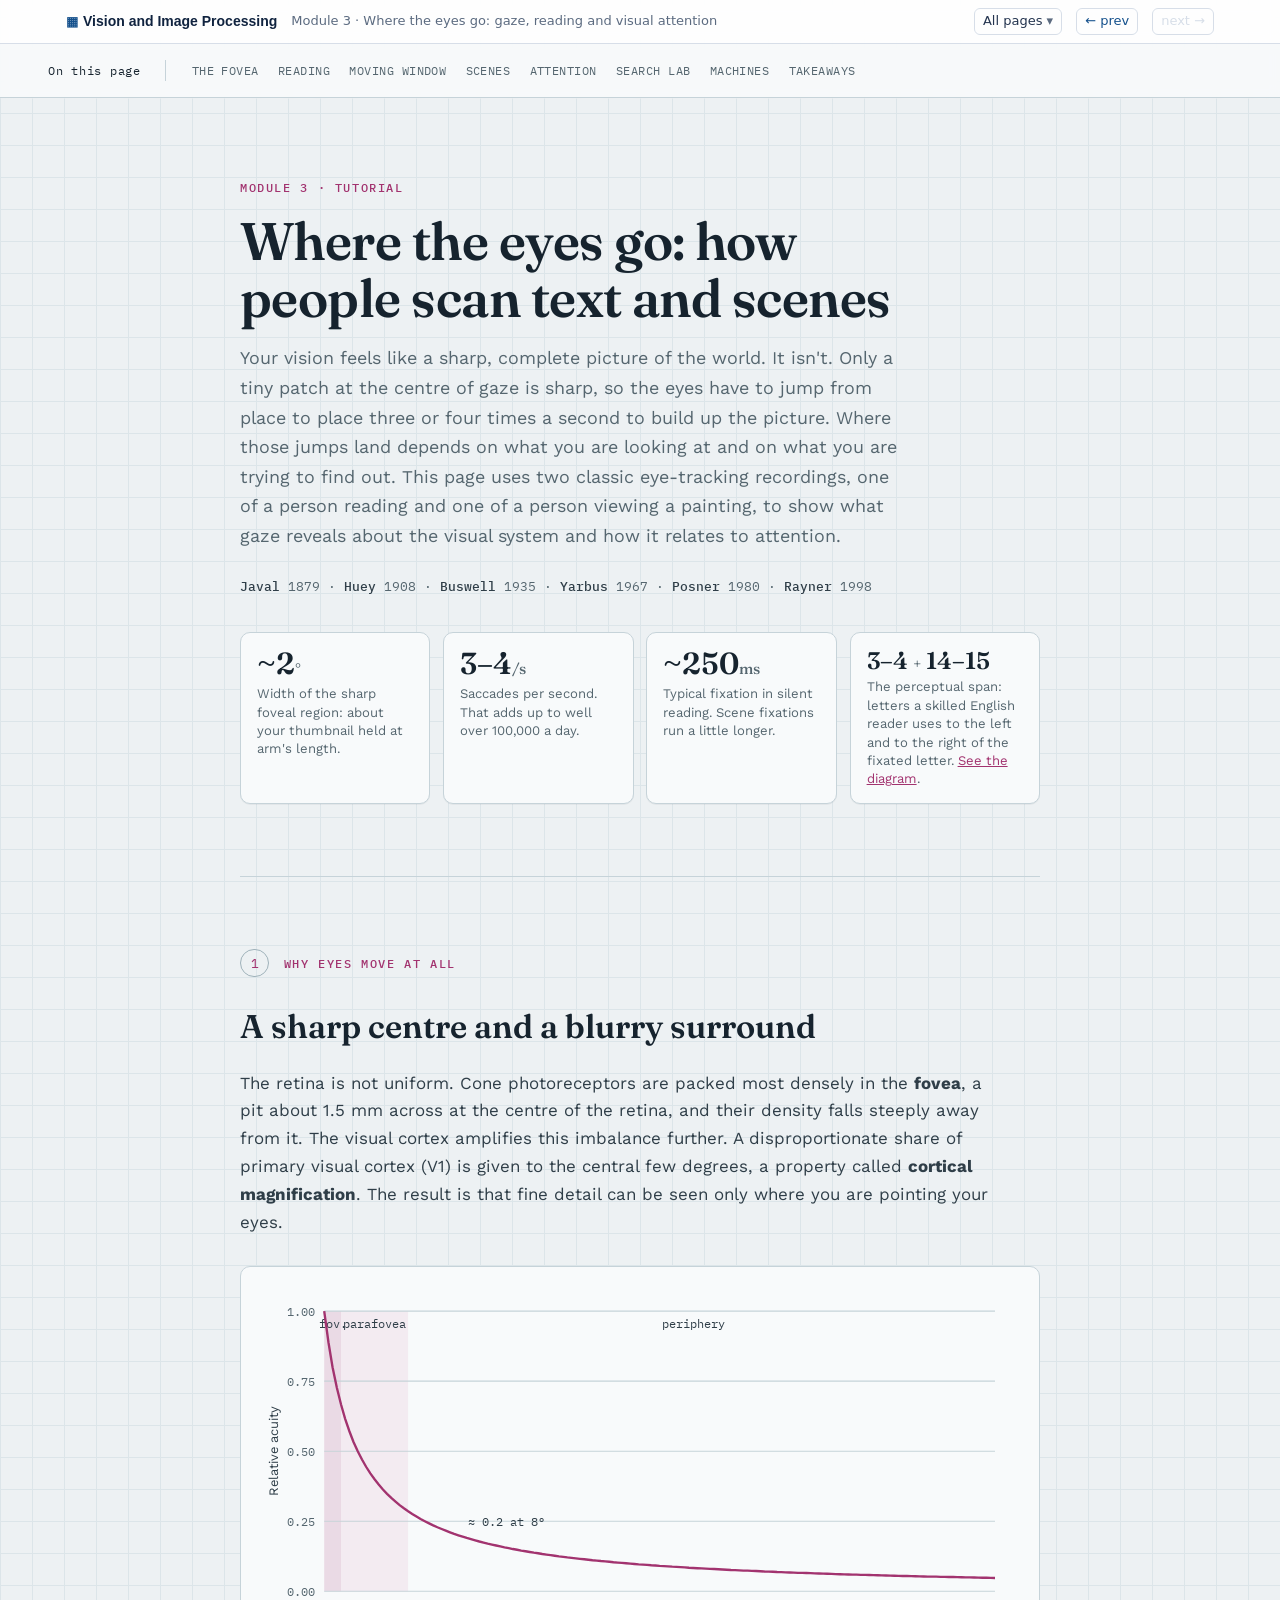
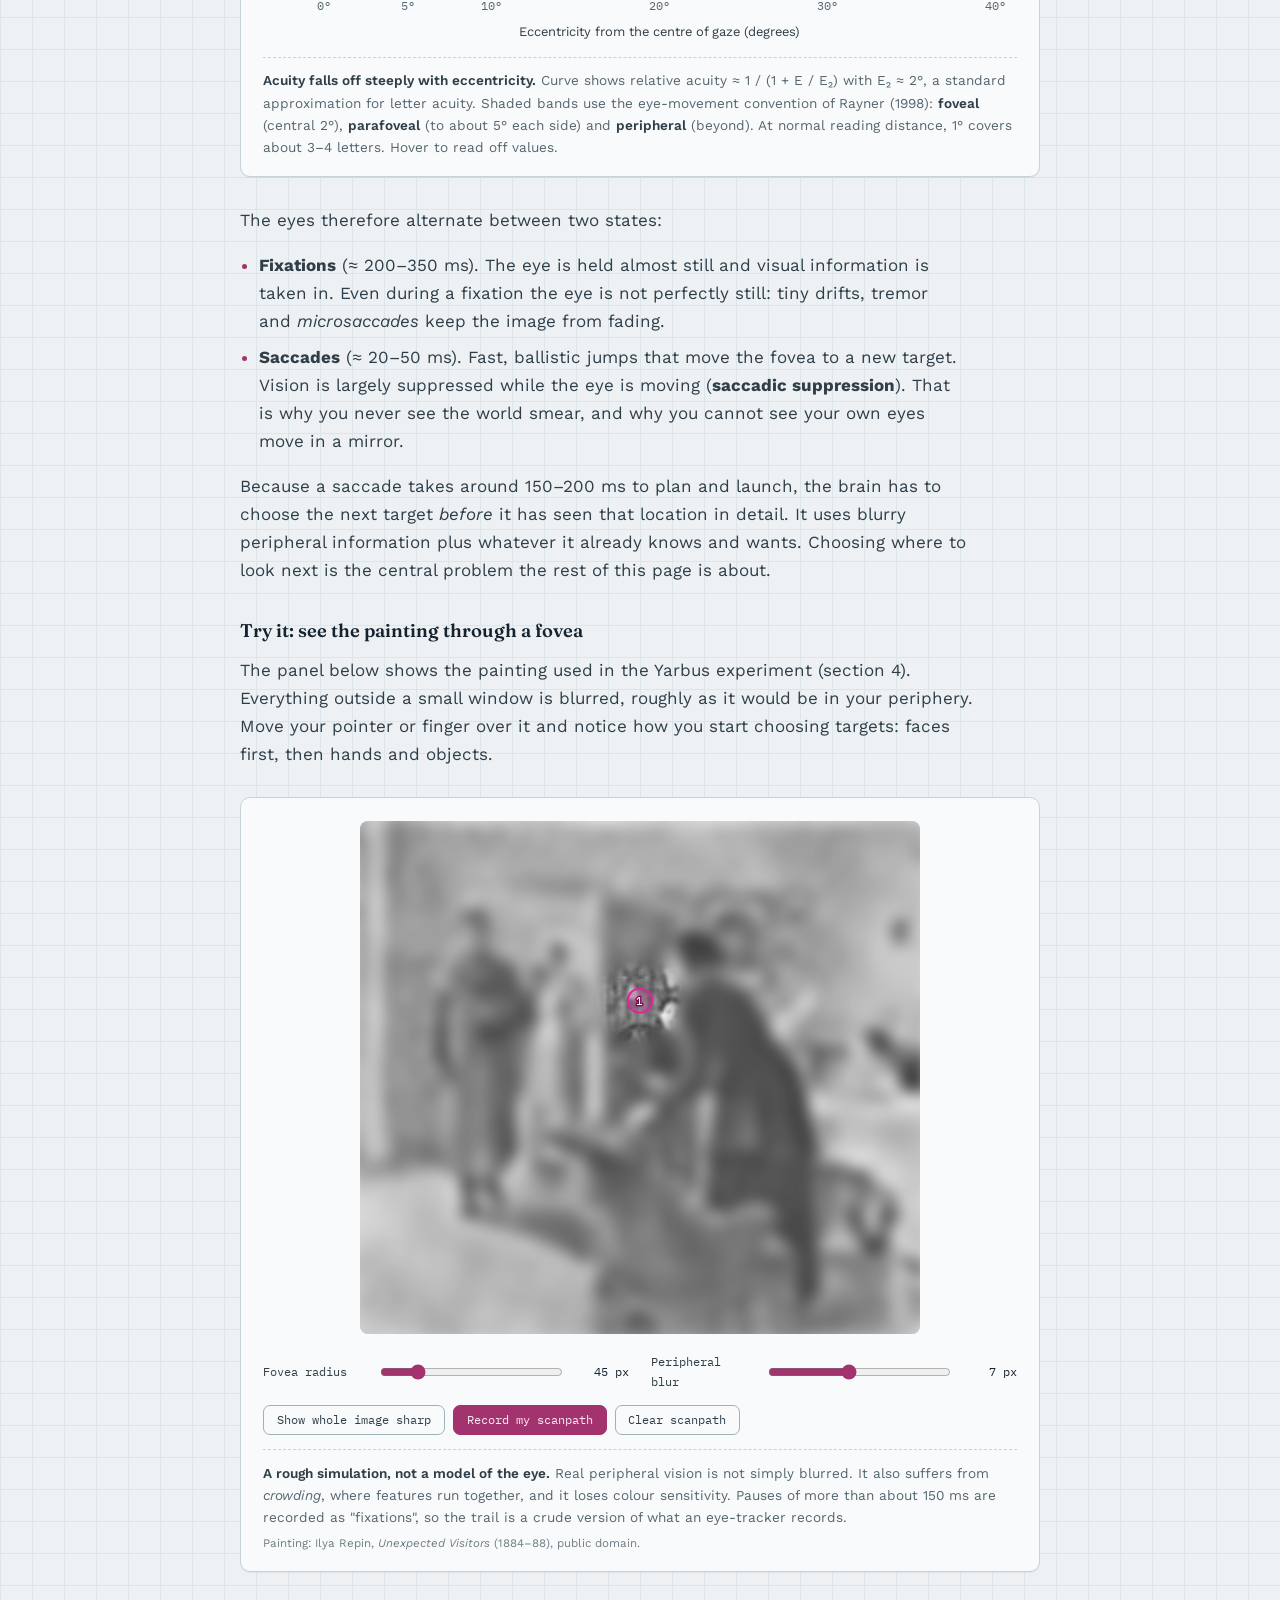
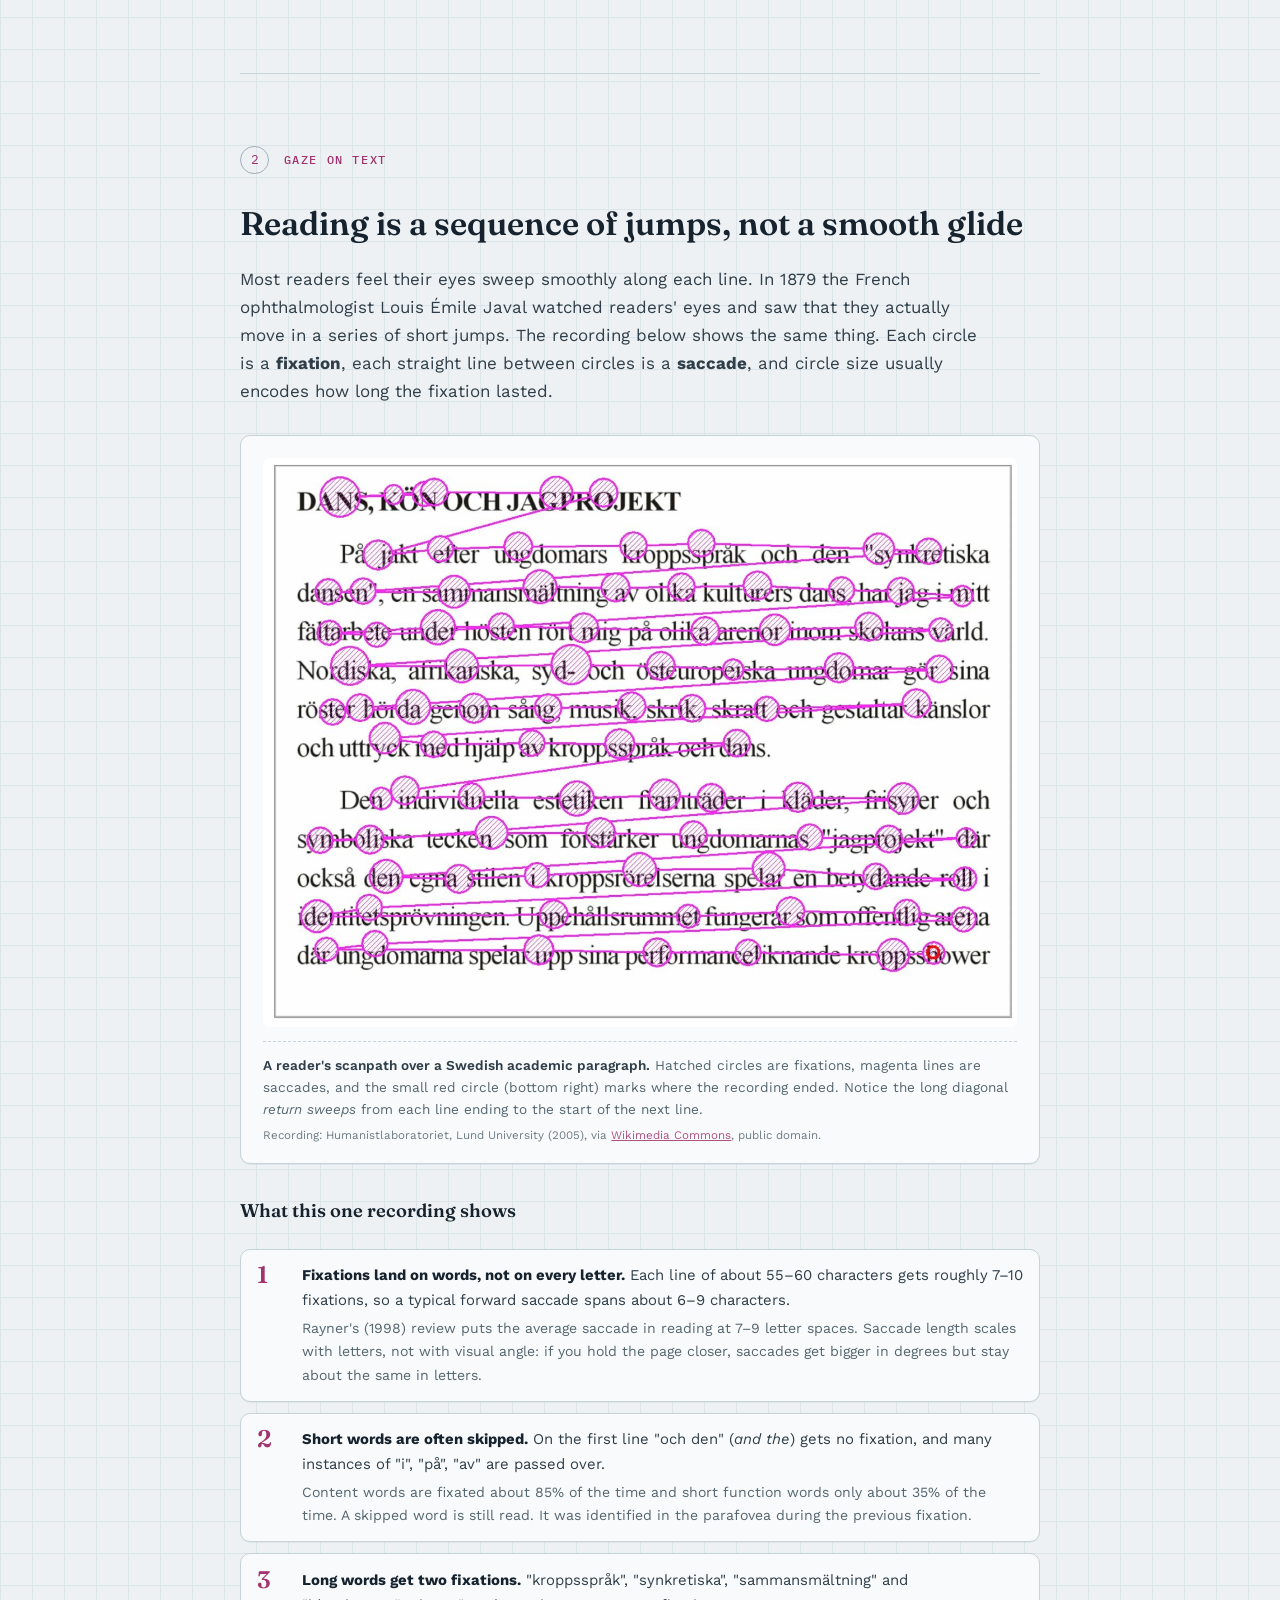
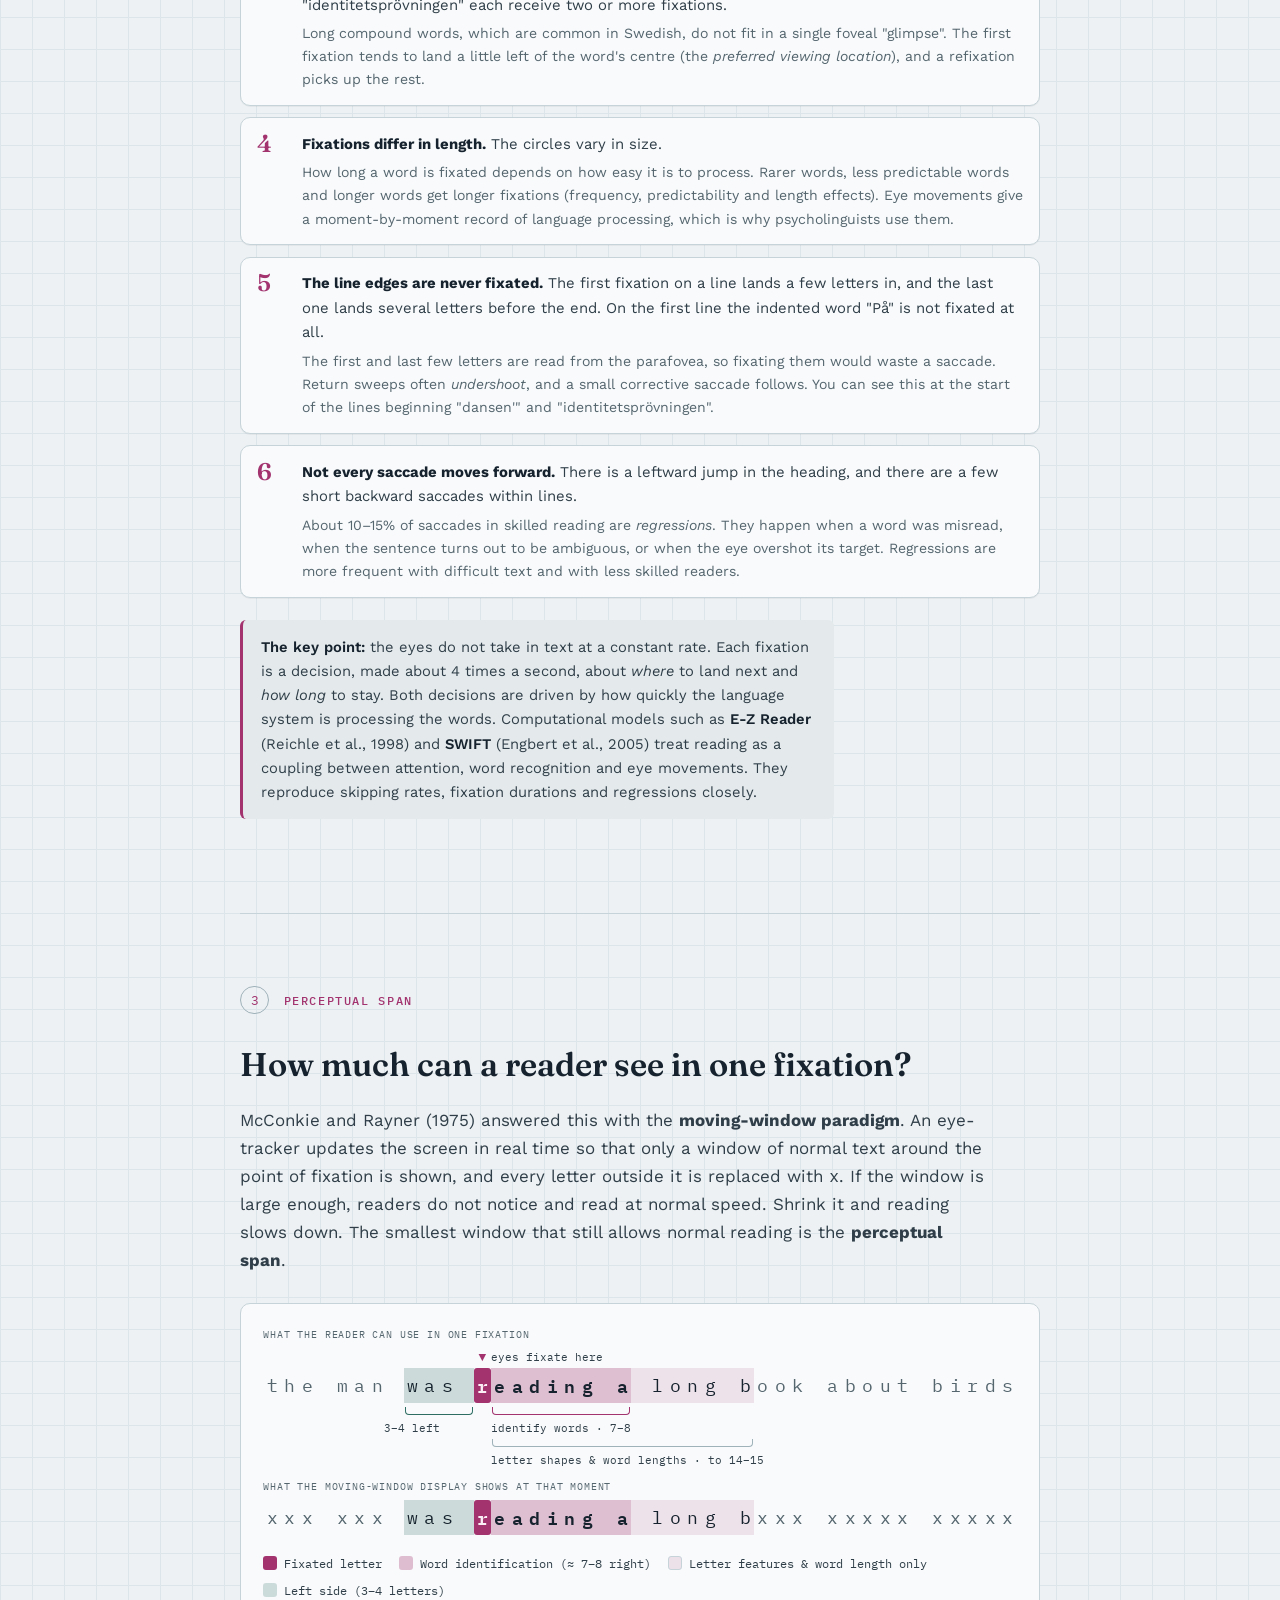
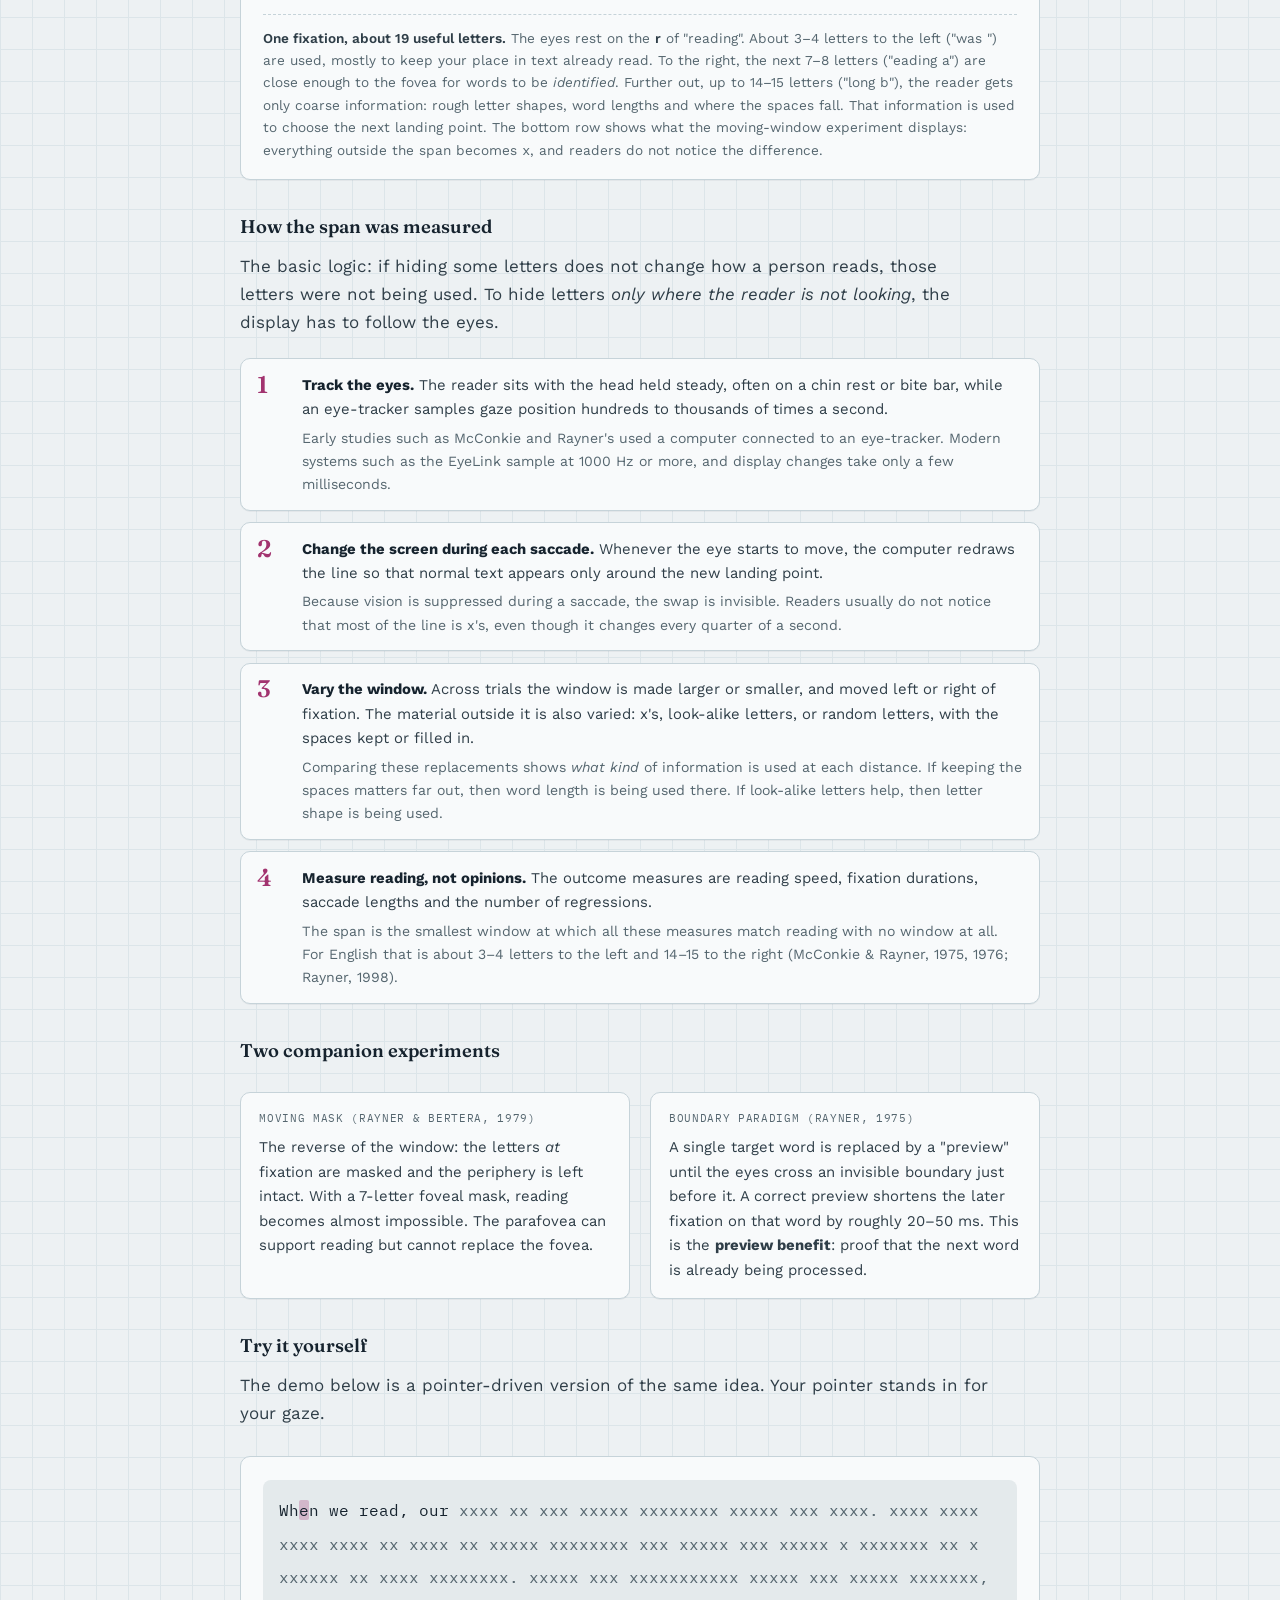
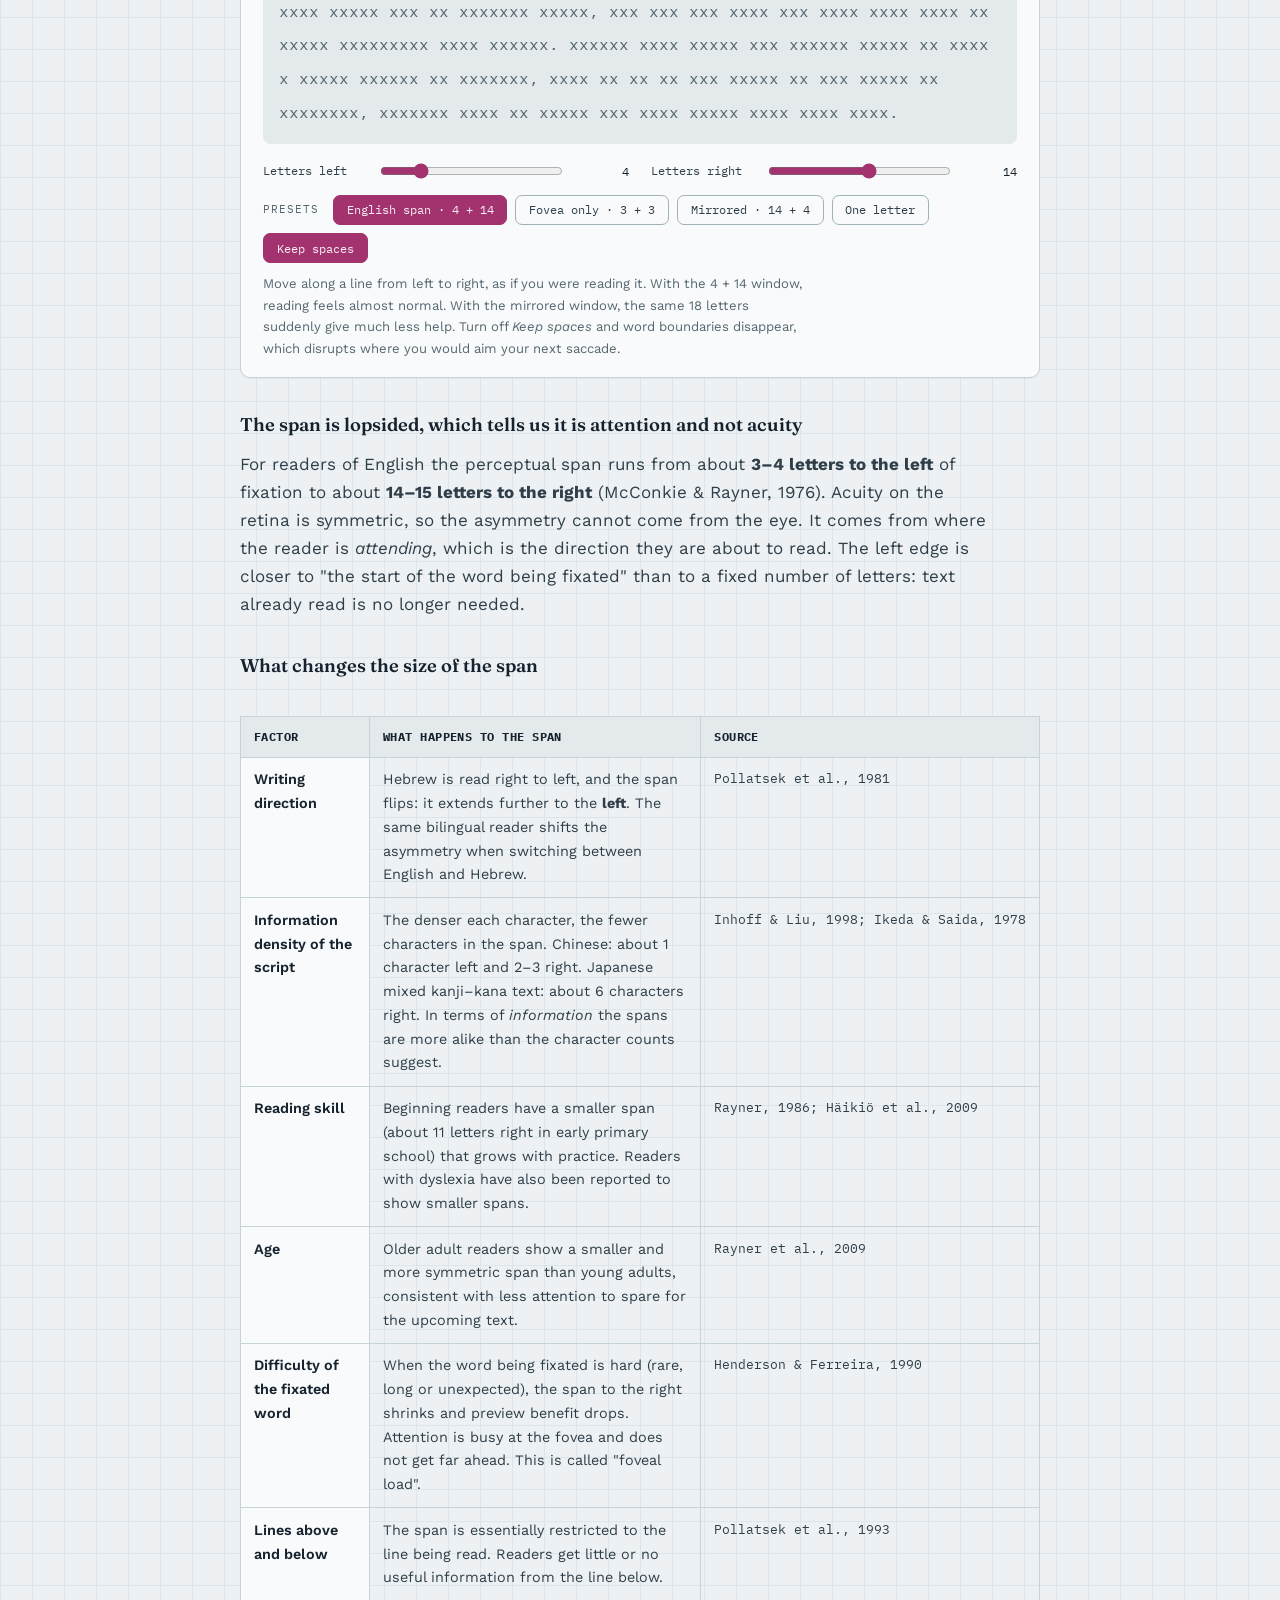
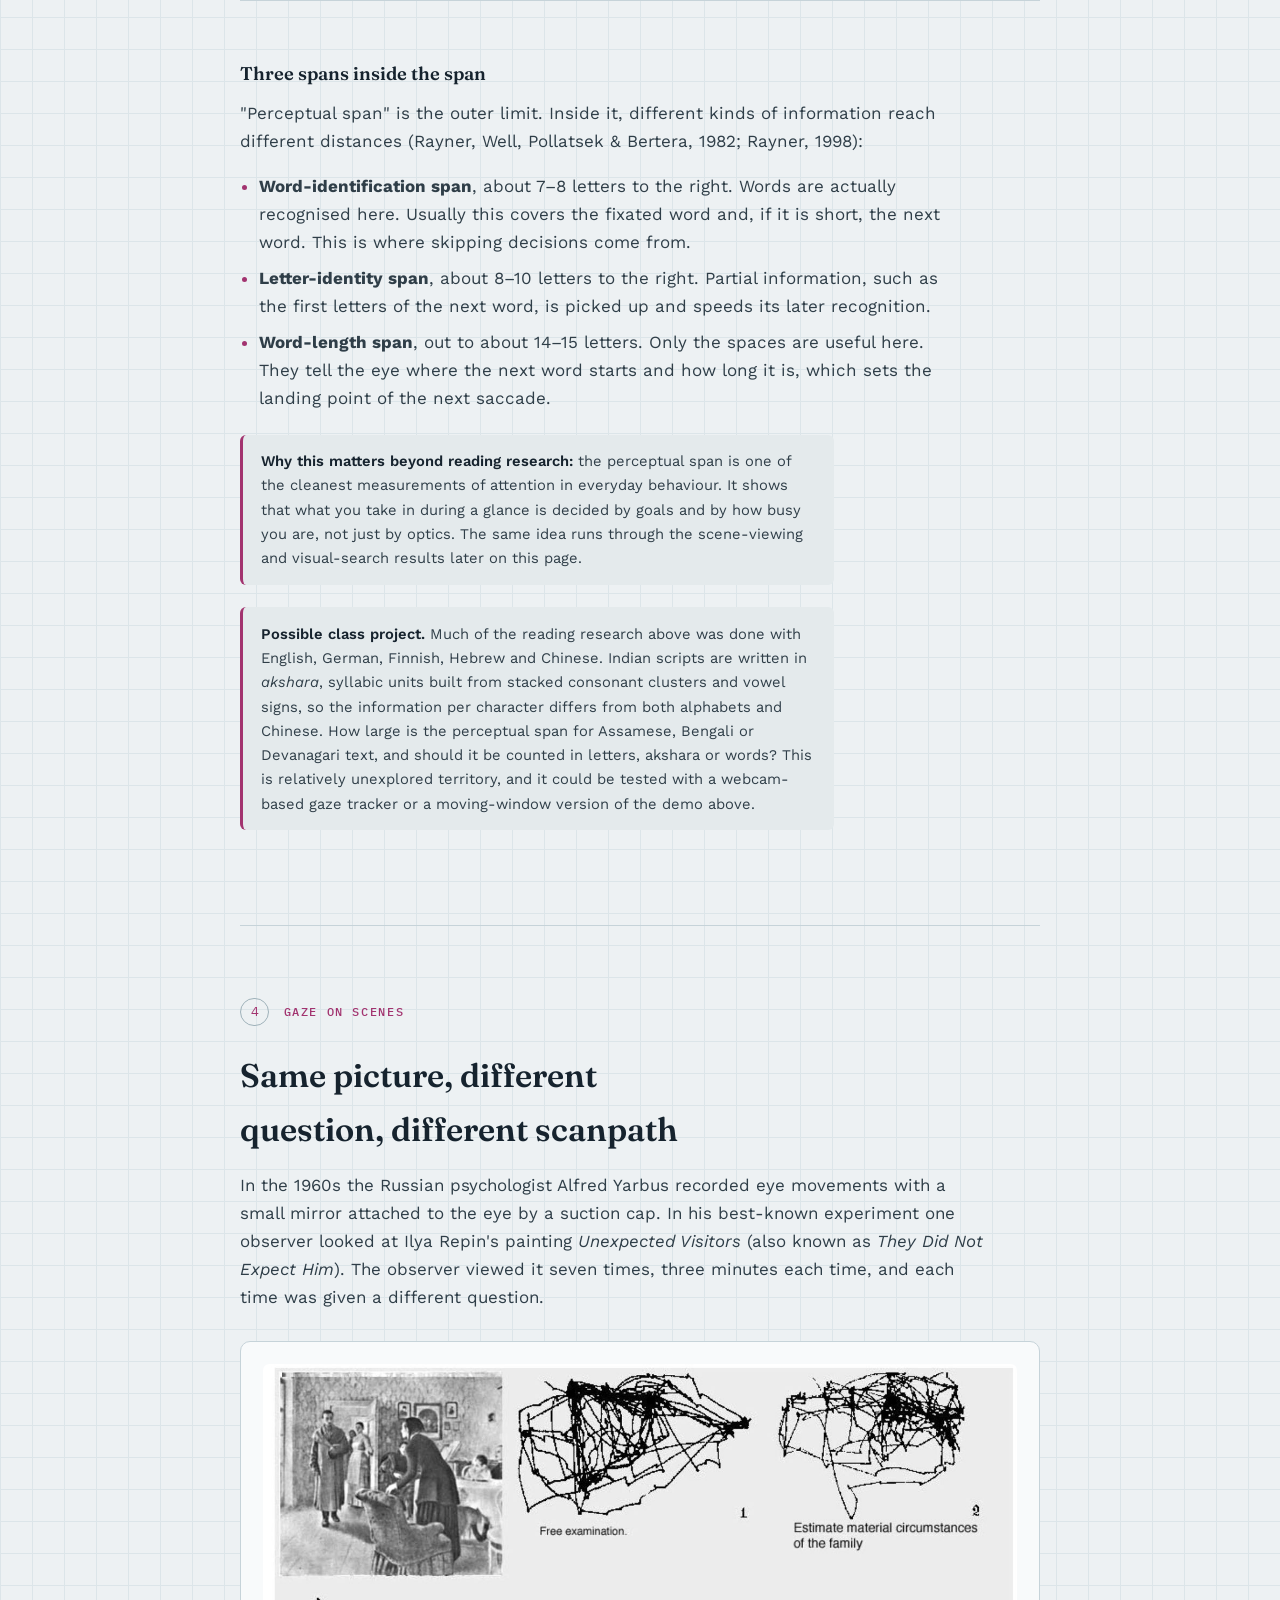
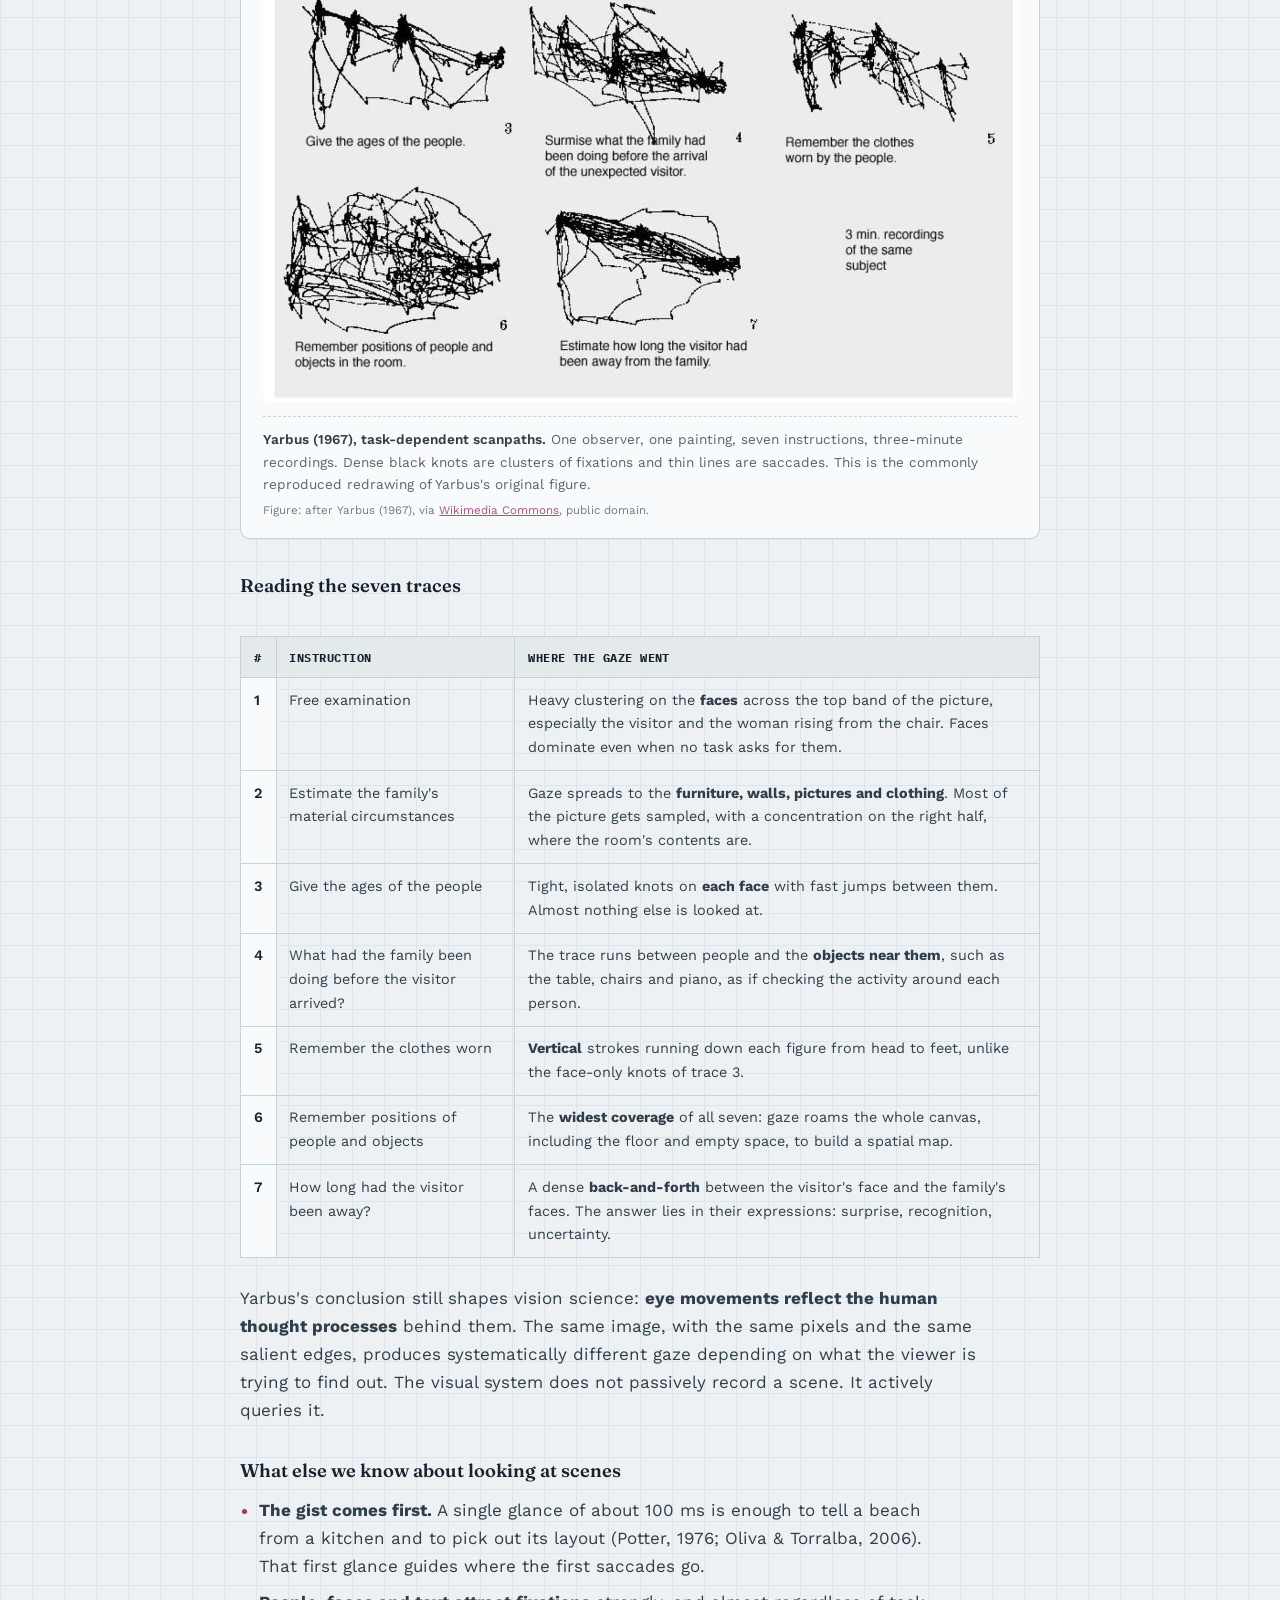
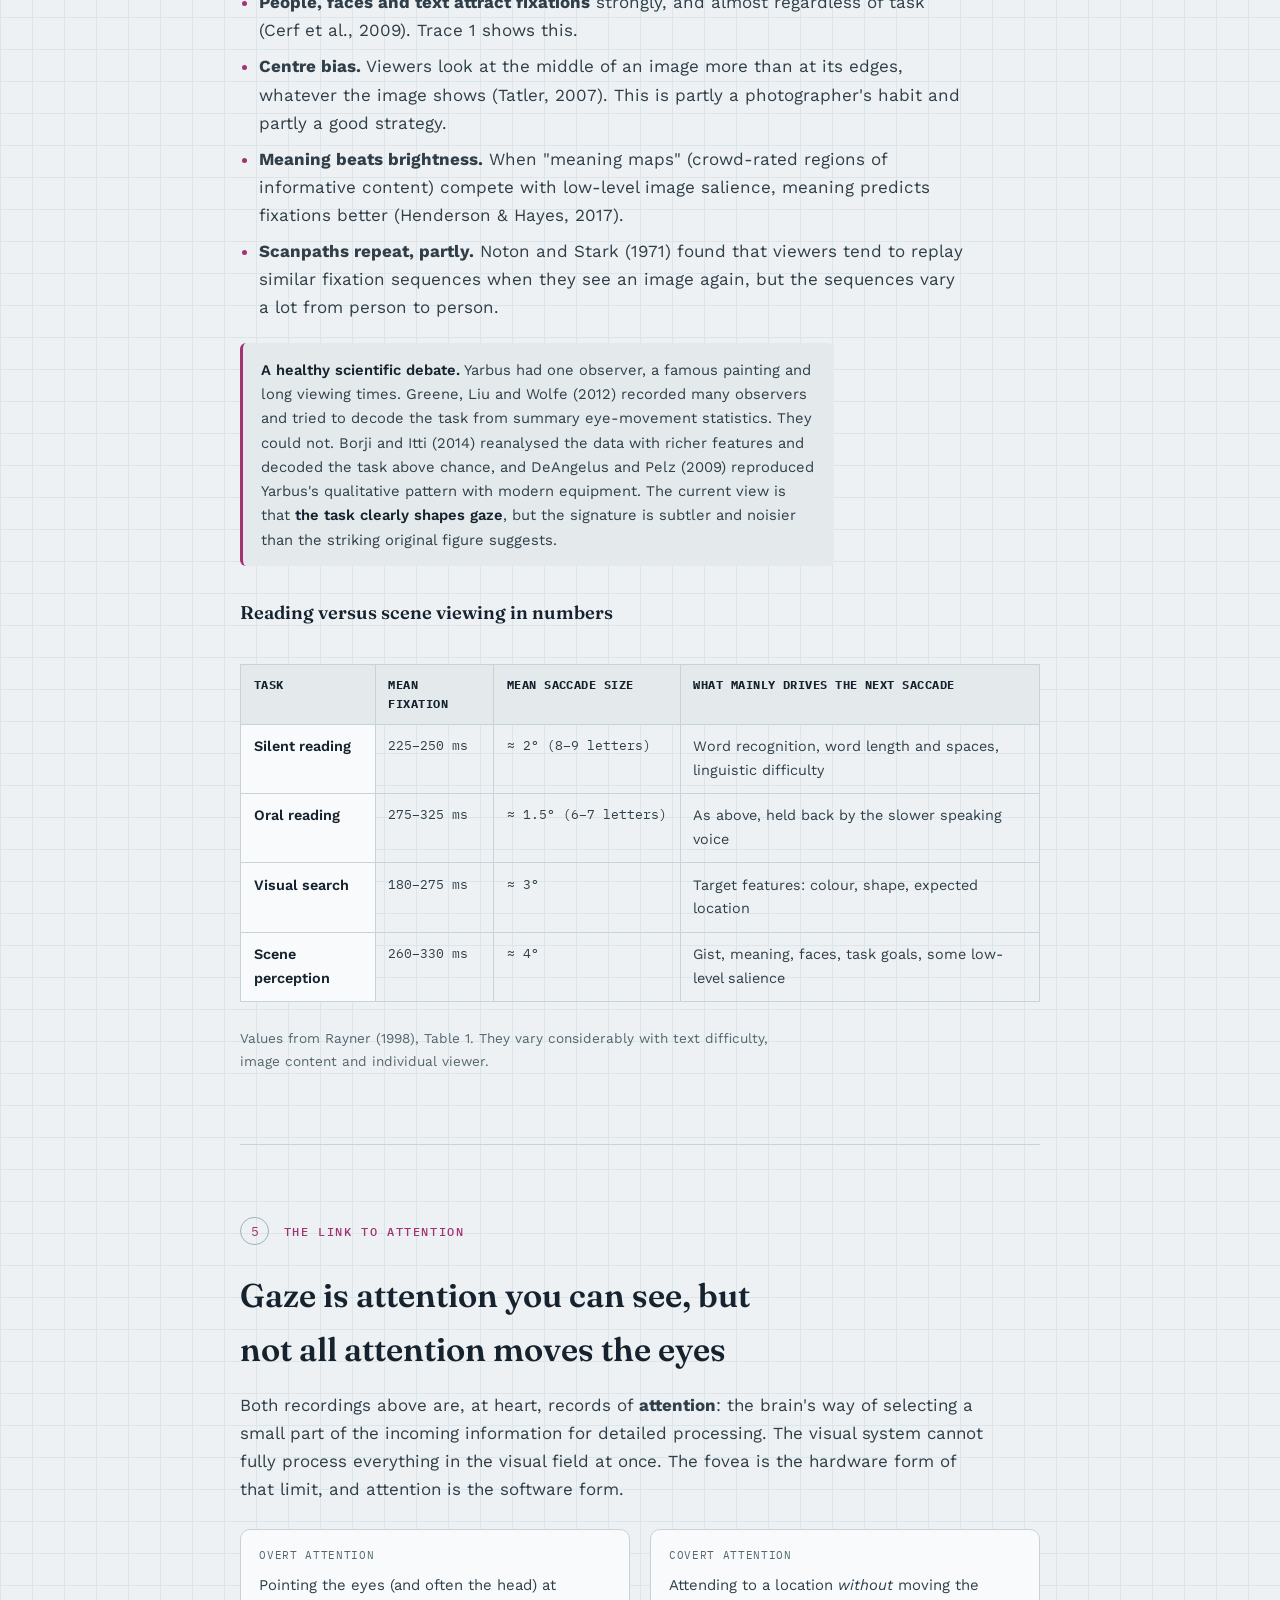
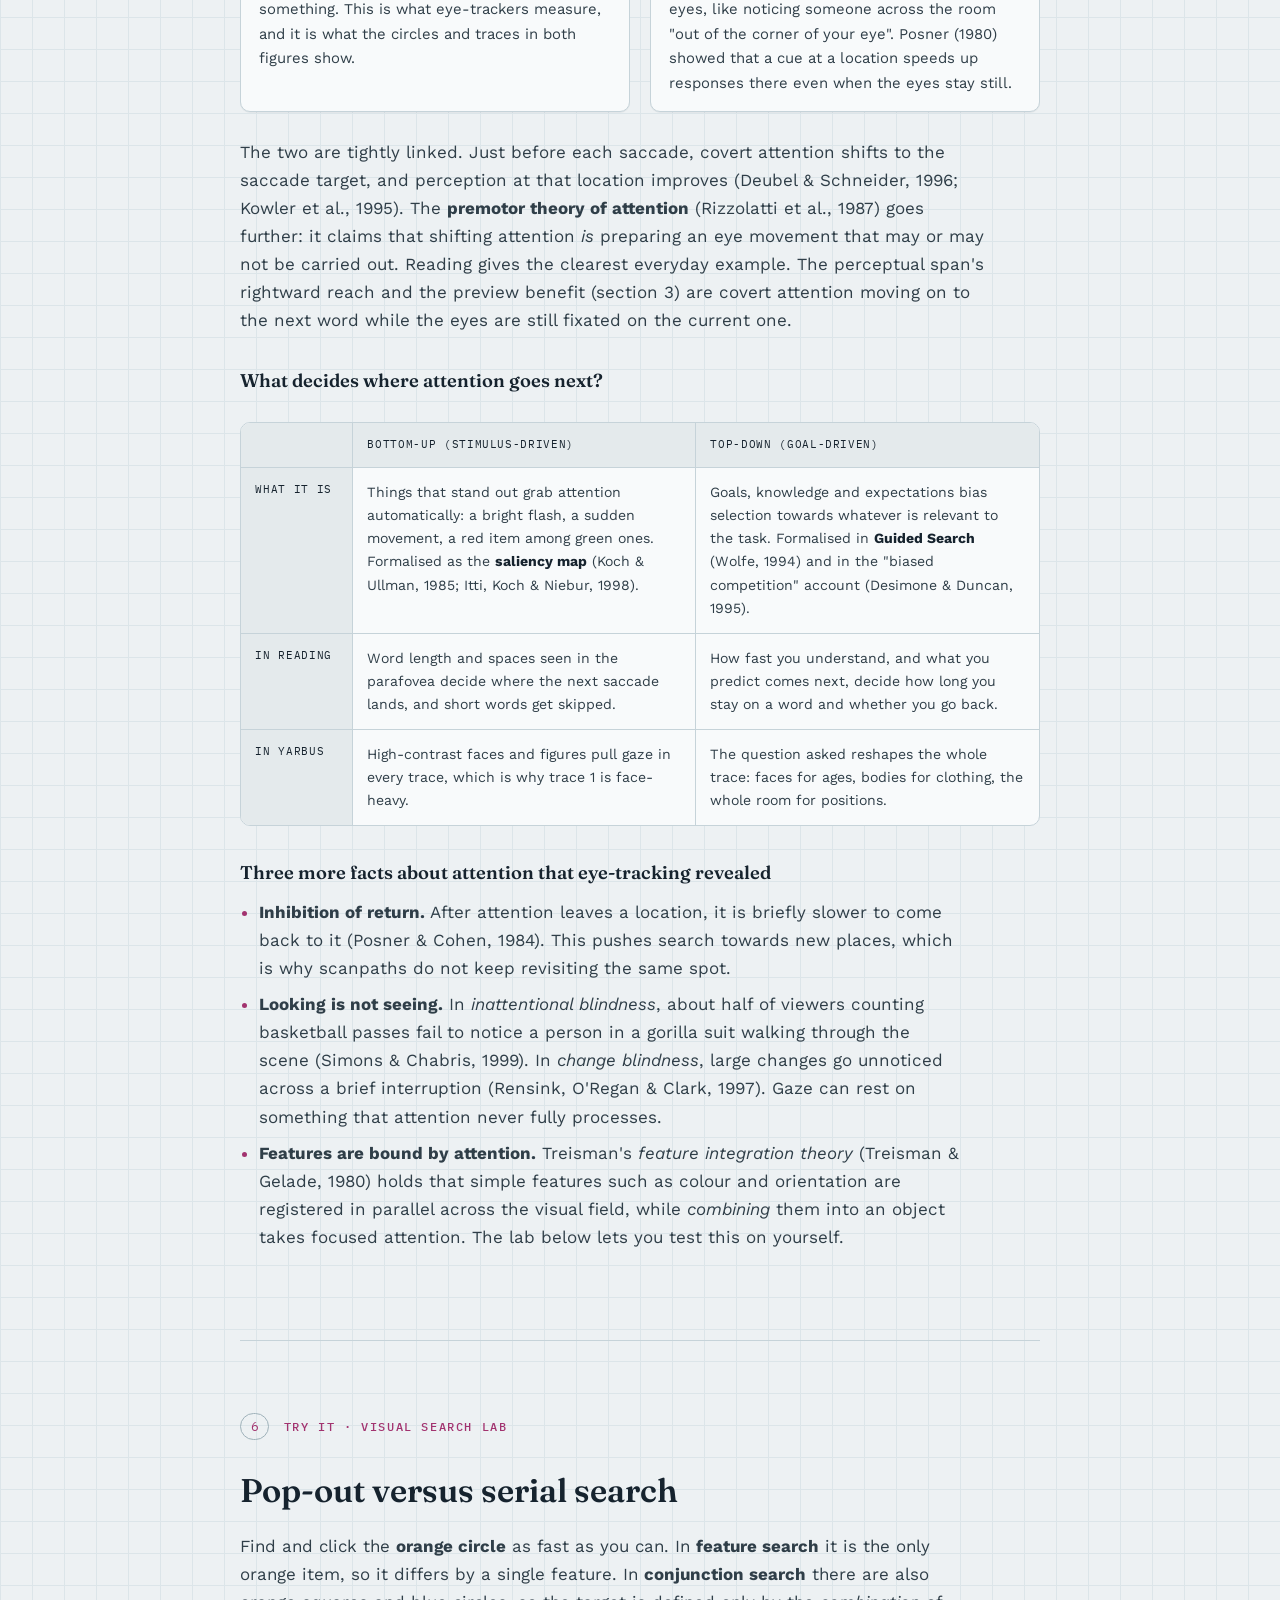
<file: docs/gaze/index.html>
<!doctype html>
<html lang="en">
<head>
<meta charset="utf-8">
<meta name="viewport" content="width=device-width, initial-scale=1, viewport-fit=cover">
<title>Where the eyes go: gaze and attention · VIP</title>

<style>
  @import url('https://fonts.googleapis.com/css2?family=Fraunces:opsz,wght@9..144,400;9..144,500;9..144,600;9..144,700&family=Work+Sans:wght@400;500;600;700&family=IBM+Plex+Mono:wght@400;500;600&display=swap');

  :root {
    --bg: #EDF1F3; --bg-grid: #DCE5E9; --surface: #F8FAFB; --surface-2: #E4EAEC;
    --ink: #16232E; --ink-soft: #2F3E48; --muted: #55666F; --line: #C6D3D9; --line-strong: #9FB2BA;
    --accent: #A2336F; --accent-ink: #FBEFF5; --s1: #2E6E62; --s2: #B85A28; --err: #B23A3A;
    --shadow: 0 1px 0 rgba(22,35,46,0.05);
  }
  @media (prefers-color-scheme: dark) {
    :root:not([data-theme="light"]) {
      --bg: #161A26; --bg-grid: #1D2333; --surface: #1D2333; --surface-2: #252C40;
      --ink: #ECEFF5; --ink-soft: #CBD1DE; --muted: #959DB2; --line: #343C55; --line-strong: #4A5473;
      --accent: #F08CC0; --accent-ink: #2A0716; --s1: #6FCBB8; --s2: #E28A4C; --err: #E2726E;
      --shadow: 0 1px 0 rgba(0,0,0,0.2);
    }
  }
  :root[data-theme="dark"] {
    --bg: #161A26; --bg-grid: #1D2333; --surface: #1D2333; --surface-2: #252C40;
    --ink: #ECEFF5; --ink-soft: #CBD1DE; --muted: #959DB2; --line: #343C55; --line-strong: #4A5473;
    --accent: #F08CC0; --accent-ink: #2A0716; --s1: #6FCBB8; --s2: #E28A4C; --err: #E2726E;
    --shadow: 0 1px 0 rgba(0,0,0,0.2);
  }

  * { box-sizing: border-box; }
  html { scroll-behavior: smooth; scroll-padding-top: 72px; }
  body {
    margin: 0;
    background: repeating-linear-gradient(0deg, var(--bg-grid) 0 1px, transparent 1px 32px),
      repeating-linear-gradient(90deg, var(--bg-grid) 0 1px, transparent 1px 32px), var(--bg);
    color: var(--ink-soft); font-family: "Work Sans", ui-sans-serif, system-ui, sans-serif;
    font-size: 17px; line-height: 1.65; -webkit-font-smoothing: antialiased;
  }
  ::selection { background: var(--accent); color: var(--accent-ink); }
  a { color: var(--accent); }
  a:focus-visible, button:focus-visible, .navlink:focus-visible, input:focus-visible, [tabindex]:focus-visible { outline: 2px solid var(--accent); outline-offset: 3px; }
  h1, h2, h3, h4 { font-family: "Fraunces", ui-serif, Georgia, serif; color: var(--ink); text-wrap: balance; font-weight: 600; margin: 0; }
  .mono { font-family: "IBM Plex Mono", ui-monospace, "Courier New", monospace; }
  .eyebrow { font-family: "IBM Plex Mono", monospace; font-size: 0.72rem; letter-spacing: 0.14em; text-transform: uppercase; color: var(--accent); font-weight: 500; }

  .topbar {
    position: relative; z-index: 2; display: flex; align-items: center;
    gap: clamp(0.75rem, 2vw, 2rem); padding: 0.85rem clamp(1.25rem, 4vw, 3rem);
    background: color-mix(in srgb, var(--surface) 92%, transparent);
    backdrop-filter: blur(6px); border-bottom: 1px solid var(--line); overflow-x: auto;
  }
  .topbar .brand { font-family: "IBM Plex Mono", monospace; font-size: 0.78rem; letter-spacing: 0.06em; color: var(--ink); white-space: nowrap; padding-right: clamp(0.5rem, 2vw, 1.5rem); border-right: 1px solid var(--line); }
  .topbar nav { display: flex; gap: clamp(0.7rem, 1.5vw, 1.3rem); white-space: nowrap; }
  .navlink { font-family: "IBM Plex Mono", monospace; font-size: 0.72rem; letter-spacing: 0.04em; text-transform: uppercase; color: var(--muted); text-decoration: none; padding: 0.2rem 0; border-bottom: 1px solid transparent; }
  .navlink:hover { color: var(--accent); border-color: var(--accent); }

  main { max-width: 880px; margin: 0 auto; padding: 0 clamp(1rem, 5vw, 2.5rem); }
  section { padding-block: clamp(2.6rem, 6vw, 4.5rem); border-bottom: 1px solid var(--line); }
  section:last-of-type { border-bottom: none; }

  .hero { padding-top: clamp(3rem, 8vw, 5rem); }
  .hero .eyebrow { margin-bottom: 0.9rem; display: block; }
  .hero h1 { font-size: clamp(2.2rem, 5vw, 3.3rem); line-height: 1.08; letter-spacing: -0.01em; }
  .hero .dek { margin-top: 1.1rem; max-width: 60ch; font-size: 1.12rem; color: var(--muted); }
  .hero .byline { margin-top: 1.6rem; font-family: "IBM Plex Mono", monospace; font-size: 0.8rem; color: var(--muted); display: flex; gap: 1.2rem; flex-wrap: wrap; }
  .hero .byline b { color: var(--ink-soft); font-weight: 500; }

  .stats { display: grid; grid-template-columns: repeat(4, minmax(0,1fr)); gap: 0.8rem; margin-top: 2.2rem; }
  @media (max-width: 680px) { .stats { grid-template-columns: repeat(2, minmax(0,1fr)); } }
  .stat { background: var(--surface); border: 1px solid var(--line); border-radius: 10px; padding: 0.9rem 1rem; box-shadow: var(--shadow); min-width: 0; }
  .stat .n { font-family: "Fraunces", serif; font-size: 1.9rem; line-height: 1.05; color: var(--ink); font-weight: 600; }
  .stat .n small { font-size: 0.95rem; font-weight: 500; color: var(--muted); }
  .stat .d { font-size: 0.82rem; color: var(--muted); margin-top: 0.35rem; line-height: 1.4; }

  .kicker { display: flex; align-items: baseline; gap: 0.9rem; margin-bottom: 1.4rem; flex-wrap: wrap; }
  .kicker .num { font-family: "IBM Plex Mono", monospace; font-size: 0.8rem; color: var(--accent); border: 1px solid var(--line-strong); border-radius: 999px; padding: 0.15rem 0.6rem; }
  h2.title { font-size: clamp(1.55rem, 3.2vw, 2.05rem); }
  h3.subtitle { font-size: 1.15rem; margin: 2rem 0 0.6rem; }
  p { margin: 0 0 1.05rem; max-width: 68ch; }
  p:last-child { margin-bottom: 0; }
  .lede { font-size: 1.06rem; color: var(--ink-soft); margin-top: 1rem; }

  figure { margin: 1.8rem 0; padding: 1.4rem 1.4rem 1.1rem; background: var(--surface); border: 1px solid var(--line); border-radius: 10px; box-shadow: var(--shadow); min-width: 0; }
  @media (max-width: 520px) { figure { padding: 0.9rem 0.8rem 0.8rem; } }
  figure svg { display: block; width: 100%; height: auto; }
  figure img.plate { display: block; width: 100%; height: auto; border-radius: 6px; background: #fff; }
  figcaption { margin-top: 0.9rem; font-size: 0.85rem; color: var(--muted); border-top: 1px dashed var(--line); padding-top: 0.7rem; }
  figcaption b { color: var(--ink-soft); font-weight: 600; }

  ul.plain { margin: 0 0 1.05rem; padding-left: 1.2rem; }
  ul.plain li { margin-bottom: 0.5rem; max-width: 64ch; }
  ul.plain li::marker { color: var(--accent); }

  .callout { margin: 1.4rem 0; padding: 0.9rem 1.1rem; background: var(--surface-2); border-left: 3px solid var(--accent); border-radius: 6px; font-size: 0.92rem; color: var(--ink-soft); max-width: 66ch; }
  .callout b { color: var(--ink); font-weight: 600; }

  .side { display: grid; grid-template-columns: 1fr 1fr; gap: 1.2rem; margin: 1.6rem 0; }
  @media (max-width: 640px) { .side { grid-template-columns: 1fr; } }
  .side .box { background: var(--surface); border: 1px solid var(--line); border-radius: 10px; padding: 1rem 1.15rem; box-shadow: var(--shadow); min-width: 0; }
  .side .box .who { font-family: "IBM Plex Mono", monospace; font-size: 0.7rem; letter-spacing: 0.06em; text-transform: uppercase; color: var(--muted); margin-bottom: 0.5rem; }
  .side .box p { font-size: 0.93rem; }

  /* numbered observations keyed to a figure */
  ol.obs { list-style: none; counter-reset: ob; padding: 0; margin: 1.4rem 0; display: grid; gap: 0.7rem; }
  ol.obs li { counter-increment: ob; display: grid; grid-template-columns: 2rem 1fr; gap: 0.8rem; background: var(--surface); border: 1px solid var(--line); border-radius: 10px; padding: 0.85rem 1rem; box-shadow: var(--shadow); font-size: 0.93rem; }
  ol.obs li::before { content: counter(ob); font-family: "Fraunces", serif; font-size: 1.5rem; line-height: 1; color: var(--accent); font-weight: 600; }
  ol.obs li b { color: var(--ink); }
  ol.obs li .why { display: block; margin-top: 0.3rem; color: var(--muted); font-size: 0.88rem; }

  /* controls */
  .field-label { font-family: "IBM Plex Mono", monospace; font-size: 0.68rem; letter-spacing: 0.08em; text-transform: uppercase; color: var(--muted); margin-bottom: 0.45rem; display: block; }
  .btnrow { display: flex; flex-wrap: wrap; gap: 0.5rem; }
  .btn { font-family: "IBM Plex Mono", monospace; font-size: 0.76rem; padding: 0.42rem 0.8rem; border-radius: 7px; border: 1px solid var(--line-strong); background: var(--surface); color: var(--ink-soft); cursor: pointer; }
  .btn:hover { border-color: var(--accent); color: var(--accent); }
  .btn[aria-pressed="true"], .btn.primary { background: var(--accent); border-color: var(--accent); color: var(--accent-ink); }
  .btn:disabled { opacity: 0.5; cursor: default; }
  .slider-row { display: flex; align-items: center; gap: 0.7rem; }
  .slider-row .nm { font-family: "IBM Plex Mono", monospace; font-size: 0.76rem; color: var(--ink-soft); width: 8.5em; flex-shrink: 0; }
  .slider-row input[type="range"] { flex: 1; min-width: 0; accent-color: var(--accent); }
  .slider-row .val { font-family: "IBM Plex Mono", monospace; font-size: 0.78rem; color: var(--ink); width: 4.2em; text-align: right; font-variant-numeric: tabular-nums; }
  .ctrls { display: grid; gap: 0.8rem; margin-top: 1.1rem; }
  .ctrl-grid { display: grid; grid-template-columns: repeat(2, minmax(0, 1fr)); gap: 0.8rem 1.4rem; }
  @media (max-width: 720px) { .ctrl-grid { grid-template-columns: 1fr; } }
  .hint { font-size: 0.82rem; color: var(--muted); margin: 0.6rem 0 0; }

  /* acuity chart */
  .chart-wrap { position: relative; }
  .tip { position: absolute; pointer-events: none; background: var(--ink); color: var(--surface); font-family: "IBM Plex Mono", monospace; font-size: 0.72rem; padding: 0.35rem 0.55rem; border-radius: 6px; white-space: nowrap; transform: translate(-50%, calc(-100% - 10px)); opacity: 0; transition: opacity 80ms; z-index: 3; }
  .tip.on { opacity: 1; }

  /* foveation demo */
  .fovea-stage { position: relative; width: 100%; max-width: 560px; margin: 0 auto; aspect-ratio: 552 / 506; border-radius: 8px; overflow: hidden; touch-action: none; cursor: crosshair; background: #ddd; }
  .fovea-stage img { position: absolute; inset: 0; width: 100%; height: 100%; display: block; user-select: none; -webkit-user-drag: none; }
  .fovea-stage .blurred { filter: blur(var(--blur, 7px)) contrast(0.85); transform: scale(1.03); }
  .fovea-stage .sharp {
    -webkit-mask-image: radial-gradient(circle var(--r, 40px) at var(--x, 50%) var(--y, 40%), #000 55%, transparent 100%);
            mask-image: radial-gradient(circle var(--r, 40px) at var(--x, 50%) var(--y, 40%), #000 55%, transparent 100%);
  }
  .fovea-stage.off .sharp { -webkit-mask-image: none; mask-image: none; }
  .fovea-stage .trail { position: absolute; inset: 0; width: 100%; height: 100%; pointer-events: none; }

  /* moving window */
  .mw { font-family: "IBM Plex Mono", monospace; font-size: clamp(0.82rem, 2.3vw, 1rem); line-height: 2.1; color: var(--ink); background: var(--surface-2); border-radius: 8px; padding: 0.9rem 1rem; cursor: text; touch-action: none; user-select: none; overflow: hidden; }
  .mw .ln { white-space: pre; height: 2.1em; }
  .mw .fx { background: color-mix(in srgb, var(--accent) 28%, transparent); border-radius: 2px; }
  .mw .vis { color: var(--ink); }
  .mw .mask { color: var(--muted); }
  .mw-measure { position: absolute; visibility: hidden; white-space: pre; font-family: "IBM Plex Mono", monospace; }

  /* perceptual span diagram */
  .ps { overflow-x: auto; padding-bottom: 0.3rem; }
  .ps-grid { display: grid; grid-template-columns: repeat(43, minmax(0, 1fr)); min-width: 300px; row-gap: 4px; font-family: "IBM Plex Mono", monospace; }
  .ps-grid .c { text-align: center; font-size: clamp(0.66rem, 2.2vw, 1.15rem); line-height: 1.9; color: var(--muted); }
  .ps-grid .c.left { background: color-mix(in srgb, var(--s1) 22%, transparent); color: var(--ink); }
  .ps-grid .c.id { background: color-mix(in srgb, var(--accent) 30%, transparent); color: var(--ink); font-weight: 600; }
  .ps-grid .c.feat { background: color-mix(in srgb, var(--accent) 12%, transparent); color: var(--ink); }
  .ps-grid .c.fix { background: var(--accent); color: var(--accent-ink); font-weight: 600; border-radius: 3px; }
  .ps-grid .c.x { color: var(--muted); }
  .ps-grid .eye { text-align: center; font-size: 0.8rem; color: var(--accent); line-height: 1; }
  .ps-grid .br { border: 1.5px solid var(--line-strong); border-top: none; height: 8px; border-radius: 0 0 4px 4px; margin: 0 1px; }
  .ps-grid .br.l { border-color: var(--s1); } .ps-grid .br.i { border-color: var(--accent); }
  .ps-grid .lab { font-size: 0.68rem; line-height: 1.3; color: var(--ink-soft); text-align: center; padding-top: 2px; }
  @media (max-width: 520px) { .ps-grid .lab { font-size: 0.6rem; }  }
  .ps-grid .nw { white-space: nowrap; }
  .ps-grid .rowlab { grid-column: 1 / -1; font-size: 0.64rem; letter-spacing: 0.08em; text-transform: uppercase; color: var(--muted); margin-top: 0.5rem; }
  .ps-key { display: flex; flex-wrap: wrap; gap: 0.5rem 1.1rem; margin-top: 0.9rem; font-family: "IBM Plex Mono", monospace; font-size: 0.72rem; color: var(--ink-soft); }
  .ps-key span { display: inline-flex; align-items: center; gap: 0.4rem; }
  .ps-key .sw { width: 14px; height: 14px; border-radius: 3px; display: inline-block; }
  .ps-key .sw.fix { background: var(--accent); } .ps-key .sw.id { background: color-mix(in srgb, var(--accent) 30%, transparent); }
  .ps-key .sw.feat { background: color-mix(in srgb, var(--accent) 12%, transparent); border: 1px solid var(--line); } .ps-key .sw.left { background: color-mix(in srgb, var(--s1) 22%, transparent); }

  /* search experiment */
  .search { display: grid; grid-template-columns: minmax(0, 1fr) minmax(0, 1fr); gap: 1.4rem; align-items: start; }
  @media (max-width: 720px) { .search { grid-template-columns: 1fr; } }
  .search-stage { position: relative; aspect-ratio: 1; background: var(--surface-2); border-radius: 10px; border: 1px solid var(--line); overflow: hidden; }
  .search-stage svg { position: absolute; inset: 0; width: 100%; height: 100%; }
  .search-stage .msg { position: absolute; inset: 0; display: grid; place-items: center; text-align: center; padding: 1.4rem; font-size: 0.92rem; color: var(--ink-soft); }
  .search-stage .msg[hidden] { display: none; }
  .legend { display: flex; gap: 1.1rem; flex-wrap: wrap; font-family: "IBM Plex Mono", monospace; font-size: 0.74rem; color: var(--ink-soft); margin-bottom: 0.4rem; }
  .legend span { display: inline-flex; align-items: center; gap: 0.4rem; }
  .progress { font-family: "IBM Plex Mono", monospace; font-size: 0.74rem; color: var(--muted); margin-top: 0.6rem; }
  table.mini { width: 100%; border-collapse: collapse; font-size: 0.82rem; margin-top: 0.8rem; font-variant-numeric: tabular-nums; }
  table.mini th, table.mini td { border: 1px solid var(--line); padding: 0.35rem 0.5rem; text-align: right; }
  table.mini th:first-child, table.mini td:first-child { text-align: left; }
  table.mini th { background: var(--surface-2); font-family: "IBM Plex Mono", monospace; font-size: 0.68rem; letter-spacing: 0.04em; text-transform: uppercase; color: var(--ink); font-weight: 500; }

  table.cmp { width: 100%; border-collapse: collapse; font-size: 0.9rem; margin: 1.6rem 0; }
  table.cmp th, table.cmp td { padding: 0.65rem 0.8rem; border: 1px solid var(--line); text-align: left; vertical-align: top; }
  table.cmp th { background: var(--surface-2); color: var(--ink); font-family: "IBM Plex Mono", monospace; font-size: 0.72rem; letter-spacing: 0.04em; text-transform: uppercase; }
  table.cmp td.label { font-weight: 600; color: var(--ink); background: var(--surface); }
  table.cmp td.num { font-family: "IBM Plex Mono", monospace; font-size: 0.82rem; white-space: nowrap; }
  .table-wrap { overflow-x: auto; }

  /* attention two-axis */
  .grid2x2 { display: grid; grid-template-columns: 7rem 1fr 1fr; border: 1px solid var(--line); border-radius: 10px; overflow: hidden; margin: 1.6rem 0; background: var(--surface); }
  .grid2x2 > div { padding: 0.8rem 0.9rem; border-bottom: 1px solid var(--line); border-right: 1px solid var(--line); font-size: 0.88rem; min-width: 0; }
  .grid2x2 > div:nth-child(3n) { border-right: none; }
  .grid2x2 > div:nth-last-child(-n+3) { border-bottom: none; }
  .grid2x2 .hd { font-family: "IBM Plex Mono", monospace; font-size: 0.68rem; letter-spacing: 0.06em; text-transform: uppercase; color: var(--ink); background: var(--surface-2); }
  .grid2x2 b { color: var(--ink); }
  @media (max-width: 560px) { .grid2x2 { grid-template-columns: 4.8rem 1fr 1fr; } .grid2x2 > div { padding: 0.6rem; font-size: 0.8rem; } }

  .take { display: grid; grid-template-columns: repeat(2, minmax(0,1fr)); gap: 1rem; margin: 1.6rem 0; }
  @media (max-width: 680px) { .take { grid-template-columns: 1fr; } }
  .take .k { background: var(--surface); border: 1px solid var(--line); border-top: 3px solid var(--accent); border-radius: 10px; padding: 0.95rem 1.1rem; box-shadow: var(--shadow); }
  .take .k h3 { font-size: 1.05rem; margin-bottom: 0.4rem; }
  .take .k p { font-size: 0.9rem; margin: 0; }

  .refs { font-family: "IBM Plex Mono", monospace; font-size: 0.78rem; color: var(--muted); line-height: 1.8; padding-left: 1.2rem; }
  .refs li { margin-bottom: 0.3rem; }
  footer { padding-block: 2.5rem 4rem; font-family: "IBM Plex Mono", monospace; font-size: 0.76rem; color: var(--muted); display: flex; justify-content: space-between; flex-wrap: wrap; gap: 0.8rem; }
  @media (prefers-reduced-motion: reduce) { html { scroll-behavior: auto; } .tip { transition: none; } }
  figcaption .credit { display: block; margin-top: 0.35rem; font-size: 0.85em; opacity: 0.85; }
</style>
<!--ai:head--><link rel="stylesheet" href="../assets/site.css?v=592b11fb"><!--/ai:head-->
</head>
<body>
<!--ai:nav--><nav class="ai-nav" aria-label="Course navigation"><div class="ai-nav-in"><a class="ai-brand" href="../index.html" title="Vision and Image Processing"><span class="ai-logo" aria-hidden="true">▦</span><span class="ai-brand-full">Vision and Image Processing</span><span class="ai-brand-short">VIP</span></a><span class="ai-where">Module 3 &middot; Where the eyes go: gaze, reading and visual attention</span><details class="ai-menu"><summary>All pages</summary><ul><li><a href="../light_camera/index.html">1. Light, eyes and cameras</a></li><li><a href="../fourier_2d/index.html">2. The 2-D Fourier transform, built from the ground up</a></li><li><a href="index.html" aria-current="page">3. Where the eyes go: how people scan text and scenes</a></li></ul></details><a class="ai-step ai-prev" href="../fourier_2d/index.html" title="The 2-D Fourier transform, built from the ground up">← prev</a><span class="ai-step ai-next ai-off">next →</span></div></nav><!--/ai:nav-->

<div class="topbar">
  <span class="brand">On this page</span>
  <nav>
    <a class="navlink" href="#fovea">The Fovea</a>
    <a class="navlink" href="#reading">Reading</a>
    <a class="navlink" href="#window">Moving Window</a>
    <a class="navlink" href="#scenes">Scenes</a>
    <a class="navlink" href="#attention">Attention</a>
    <a class="navlink" href="#search">Search Lab</a>
    <a class="navlink" href="#machines">Machines</a>
    <a class="navlink" href="#takeaways">Takeaways</a>
  </nav>
</div>

<main>

  <section class="hero">
    <span class="eyebrow">Module 3 · Tutorial</span>
    <h1>Where the eyes go: how people scan text and scenes</h1>
    <p class="dek">Your vision feels like a sharp, complete picture of the world. It isn't. Only a tiny patch at the centre of gaze is sharp, so the eyes have to jump from place to place three or four times a second to build up the picture. Where those jumps land depends on what you are looking at and on what you are trying to find out. This page uses two classic eye-tracking recordings, one of a person reading and one of a person viewing a painting, to show what gaze reveals about the visual system and how it relates to attention.</p>
    <div class="byline">
      <span><b>Javal</b> 1879 · <b>Huey</b> 1908 · <b>Buswell</b> 1935 · <b>Yarbus</b> 1967 · <b>Posner</b> 1980 · <b>Rayner</b> 1998</span>
    </div>
    <div class="stats" aria-label="Key numbers">
      <div class="stat"><div class="n">~2<small>°</small></div><div class="d">Width of the sharp foveal region: about your thumbnail held at arm's length.</div></div>
      <div class="stat"><div class="n">3–4<small>/s</small></div><div class="d">Saccades per second. That adds up to well over 100,000 a day.</div></div>
      <div class="stat"><div class="n">~250<small>ms</small></div><div class="d">Typical fixation in silent reading. Scene fixations run a little longer.</div></div>
      <div class="stat"><div class="n" style="font-size:1.5rem;white-space:nowrap">3–4 <small>+</small> 14–15</div><div class="d">The perceptual span: letters a skilled English reader uses to the left and to the right of the fixated letter. <a href="#span">See the diagram</a>.</div></div>
    </div>
  </section>

  <!-- ===================================================== -->
  <section id="fovea">
    <div class="kicker"><span class="num">1</span><span class="eyebrow">Why eyes move at all</span></div>
    <h2 class="title">A sharp centre and a blurry surround</h2>
    <p class="lede">The retina is not uniform. Cone photoreceptors are packed most densely in the <b>fovea</b>, a pit about 1.5 mm across at the centre of the retina, and their density falls steeply away from it. The visual cortex amplifies this imbalance further. A disproportionate share of primary visual cortex (V1) is given to the central few degrees, a property called <b>cortical magnification</b>. The result is that fine detail can be seen only where you are pointing your eyes.</p>

    <figure>
      <div class="chart-wrap" id="acuityWrap">
        <svg id="acuity" viewBox="0 0 640 300" role="img" aria-label="Relative visual acuity falls from 1.0 at the centre of gaze to about 0.5 at 2 degrees, 0.2 at 8 degrees and under 0.1 at 30 degrees"></svg>
        <div class="tip" id="acuityTip"></div>
      </div>
      <figcaption><b>Acuity falls off steeply with eccentricity.</b> Curve shows relative acuity ≈ 1 / (1 + E / E₂) with E₂ ≈ 2°, a standard approximation for letter acuity. Shaded bands use the eye-movement convention of Rayner (1998): <b>foveal</b> (central 2°), <b>parafoveal</b> (to about 5° each side) and <b>peripheral</b> (beyond). At normal reading distance, 1° covers about 3–4 letters. Hover to read off values.</figcaption>
    </figure>

    <p>The eyes therefore alternate between two states:</p>
    <ul class="plain">
      <li><b>Fixations</b> (≈ 200–350 ms). The eye is held almost still and visual information is taken in. Even during a fixation the eye is not perfectly still: tiny drifts, tremor and <em>microsaccades</em> keep the image from fading.</li>
      <li><b>Saccades</b> (≈ 20–50 ms). Fast, ballistic jumps that move the fovea to a new target. Vision is largely suppressed while the eye is moving (<b>saccadic suppression</b>). That is why you never see the world smear, and why you cannot see your own eyes move in a mirror.</li>
    </ul>
    <p>Because a saccade takes around 150–200 ms to plan and launch, the brain has to choose the next target <em>before</em> it has seen that location in detail. It uses blurry peripheral information plus whatever it already knows and wants. Choosing where to look next is the central problem the rest of this page is about.</p>

    <h3 class="subtitle">Try it: see the painting through a fovea</h3>
    <p>The panel below shows the painting used in the Yarbus experiment (section 4). Everything outside a small window is blurred, roughly as it would be in your periphery. Move your pointer or finger over it and notice how you start choosing targets: faces first, then hands and objects.</p>
    <figure>
      <div class="fovea-stage" id="foveaStage" tabindex="0" aria-label="Painting with a sharp window that follows the pointer; arrow keys also move it">
        <img class="blurred" alt="" src="img/repin_unexpected_visitors.jpg">
        <img class="sharp" alt="Ilya Repin's painting 'Unexpected Visitors': a man in a long coat enters a room where a seated woman, a standing woman at the door, and children turn to look at him." src="img/repin_unexpected_visitors.jpg">
        <svg class="trail" id="foveaTrail" viewBox="0 0 552 506" preserveAspectRatio="none" aria-hidden="true"></svg>
      </div>
      <div class="ctrls">
        <div class="ctrl-grid">
          <div class="slider-row"><span class="nm">Fovea radius</span><input type="range" id="fovR" min="20" max="160" value="45" aria-label="Fovea radius"><span class="val" id="fovRv">45 px</span></div>
          <div class="slider-row"><span class="nm">Peripheral blur</span><input type="range" id="fovB" min="0" max="16" value="7" aria-label="Peripheral blur"><span class="val" id="fovBv">7 px</span></div>
        </div>
        <div class="btnrow">
          <button class="btn" id="fovOff" aria-pressed="false">Show whole image sharp</button>
          <button class="btn" id="fovTrail" aria-pressed="true">Record my scanpath</button>
          <button class="btn" id="fovClear">Clear scanpath</button>
        </div>
      </div>
      <figcaption><b>A rough simulation, not a model of the eye.</b> Real peripheral vision is not simply blurred. It also suffers from <em>crowding</em>, where features run together, and it loses colour sensitivity. Pauses of more than about 150 ms are recorded as "fixations", so the trail is a crude version of what an eye-tracker records. <span class="credit">Painting: Ilya Repin, <em>Unexpected Visitors</em> (1884–88), public domain.</span></figcaption>
    </figure>
  </section>

  <!-- ===================================================== -->
  <section id="reading">
    <div class="kicker"><span class="num">2</span><span class="eyebrow">Gaze on text</span></div>
    <h2 class="title">Reading is a sequence of jumps, not a smooth glide</h2>
    <p class="lede">Most readers feel their eyes sweep smoothly along each line. In 1879 the French ophthalmologist Louis Émile Javal watched readers' eyes and saw that they actually move in a series of short jumps. The recording below shows the same thing. Each circle is a <b>fixation</b>, each straight line between circles is a <b>saccade</b>, and circle size usually encodes how long the fixation lasted.</p>

    <figure>
      <img class="plate" alt="Eye-tracking scanpath over a Swedish paragraph titled 'Dans, kön och jagprojekt'. Magenta circles mark fixations along each line, connected by saccade lines, with long diagonal return sweeps from the end of each line to the start of the next." src="img/reading_scanpath.jpg">
      <figcaption><b>A reader's scanpath over a Swedish academic paragraph.</b> Hatched circles are fixations, magenta lines are saccades, and the small red circle (bottom right) marks where the recording ended. Notice the long diagonal <em>return sweeps</em> from each line ending to the start of the next line. <span class="credit">Recording: Humanistlaboratoriet, Lund University (2005), via <a href="https://commons.wikimedia.org/wiki/File:Reading_Fixations_Saccades.jpg" target="_blank" rel="noopener">Wikimedia Commons</a>, public domain.</span></figcaption>
    </figure>

    <h3 class="subtitle">What this one recording shows</h3>
    <ol class="obs">
      <li><div><b>Fixations land on words, not on every letter.</b> Each line of about 55–60 characters gets roughly 7–10 fixations, so a typical forward saccade spans about 6–9 characters.<span class="why">Rayner's (1998) review puts the average saccade in reading at 7–9 letter spaces. Saccade length scales with letters, not with visual angle: if you hold the page closer, saccades get bigger in degrees but stay about the same in letters.</span></div></li>
      <li><div><b>Short words are often skipped.</b> On the first line "och den" (<em>and the</em>) gets no fixation, and many instances of "i", "på", "av" are passed over.<span class="why">Content words are fixated about 85% of the time and short function words only about 35% of the time. A skipped word is still read. It was identified in the parafovea during the previous fixation.</span></div></li>
      <li><div><b>Long words get two fixations.</b> "kroppsspråk", "synkretiska", "sammansmältning" and "identitetsprövningen" each receive two or more fixations.<span class="why">Long compound words, which are common in Swedish, do not fit in a single foveal "glimpse". The first fixation tends to land a little left of the word's centre (the <em>preferred viewing location</em>), and a refixation picks up the rest.</span></div></li>
      <li><div><b>Fixations differ in length.</b> The circles vary in size.<span class="why">How long a word is fixated depends on how easy it is to process. Rarer words, less predictable words and longer words get longer fixations (frequency, predictability and length effects). Eye movements give a moment-by-moment record of language processing, which is why psycholinguists use them.</span></div></li>
      <li><div><b>The line edges are never fixated.</b> The first fixation on a line lands a few letters in, and the last one lands several letters before the end. On the first line the indented word "På" is not fixated at all.<span class="why">The first and last few letters are read from the parafovea, so fixating them would waste a saccade. Return sweeps often <em>undershoot</em>, and a small corrective saccade follows. You can see this at the start of the lines beginning "dansen'" and "identitetsprövningen".</span></div></li>
      <li><div><b>Not every saccade moves forward.</b> There is a leftward jump in the heading, and there are a few short backward saccades within lines.<span class="why">About 10–15% of saccades in skilled reading are <em>regressions</em>. They happen when a word was misread, when the sentence turns out to be ambiguous, or when the eye overshot its target. Regressions are more frequent with difficult text and with less skilled readers.</span></div></li>
    </ol>

    <div class="callout"><b>The key point:</b> the eyes do not take in text at a constant rate. Each fixation is a decision, made about 4 times a second, about <em>where</em> to land next and <em>how long</em> to stay. Both decisions are driven by how quickly the language system is processing the words. Computational models such as <b>E-Z Reader</b> (Reichle et al., 1998) and <b>SWIFT</b> (Engbert et al., 2005) treat reading as a coupling between attention, word recognition and eye movements. They reproduce skipping rates, fixation durations and regressions closely.</div>
  </section>

  <!-- ===================================================== -->
  <section id="window">
    <div class="kicker"><span class="num">3</span><span class="eyebrow">Perceptual span</span></div>
    <h2 class="title">How much can a reader see in one fixation?</h2>
    <p class="lede">McConkie and Rayner (1975) answered this with the <b>moving-window paradigm</b>. An eye-tracker updates the screen in real time so that only a window of normal text around the point of fixation is shown, and every letter outside it is replaced with <span class="mono">x</span>. If the window is large enough, readers do not notice and read at normal speed. Shrink it and reading slows down. The smallest window that still allows normal reading is the <b>perceptual span</b>.</p>

    <figure id="span">
      <div class="ps" id="psDiagram" role="img" aria-label="Diagram of the perceptual span. In the sentence 'the man was reading a long book about birds', the eyes fixate the letter r of 'reading'. The span covers 4 letters to the left, 'was ', and 15 letters to the right, 'eading a long b'. Words are fully identified only up to about 7 to 8 letters right, 'eading a'. Beyond that, only letter shapes and word lengths are picked up. Below, the moving-window version of the same line shows letters outside the span replaced by x."></div>
      <div class="ps-key">
        <span><i class="sw fix"></i>Fixated letter</span>
        <span><i class="sw id"></i>Word identification (≈ 7–8 right)</span>
        <span><i class="sw feat"></i>Letter features &amp; word length only</span>
        <span><i class="sw left"></i>Left side (3–4 letters)</span>
      </div>
      <figcaption><b>One fixation, about 19 useful letters.</b> The eyes rest on the <b>r</b> of "reading". About 3–4 letters to the left ("was ") are used, mostly to keep your place in text already read. To the right, the next 7–8 letters ("eading a") are close enough to the fovea for words to be <em>identified</em>. Further out, up to 14–15 letters ("long b"), the reader gets only coarse information: rough letter shapes, word lengths and where the spaces fall. That information is used to choose the next landing point. The bottom row shows what the moving-window experiment displays: everything outside the span becomes <span class="mono">x</span>, and readers do not notice the difference.</figcaption>
    </figure>

    <h3 class="subtitle">How the span was measured</h3>
    <p>The basic logic: if hiding some letters does not change how a person reads, those letters were not being used. To hide letters <em>only where the reader is not looking</em>, the display has to follow the eyes.</p>
    <ol class="obs">
      <li><div><b>Track the eyes.</b> The reader sits with the head held steady, often on a chin rest or bite bar, while an eye-tracker samples gaze position hundreds to thousands of times a second.<span class="why">Early studies such as McConkie and Rayner's used a computer connected to an eye-tracker. Modern systems such as the EyeLink sample at 1000 Hz or more, and display changes take only a few milliseconds.</span></div></li>
      <li><div><b>Change the screen during each saccade.</b> Whenever the eye starts to move, the computer redraws the line so that normal text appears only around the new landing point.<span class="why">Because vision is suppressed during a saccade, the swap is invisible. Readers usually do not notice that most of the line is x's, even though it changes every quarter of a second.</span></div></li>
      <li><div><b>Vary the window.</b> Across trials the window is made larger or smaller, and moved left or right of fixation. The material outside it is also varied: x's, look-alike letters, or random letters, with the spaces kept or filled in.<span class="why">Comparing these replacements shows <em>what kind</em> of information is used at each distance. If keeping the spaces matters far out, then word length is being used there. If look-alike letters help, then letter shape is being used.</span></div></li>
      <li><div><b>Measure reading, not opinions.</b> The outcome measures are reading speed, fixation durations, saccade lengths and the number of regressions.<span class="why">The span is the smallest window at which all these measures match reading with no window at all. For English that is about 3–4 letters to the left and 14–15 to the right (McConkie &amp; Rayner, 1975, 1976; Rayner, 1998).</span></div></li>
    </ol>

    <h3 class="subtitle">Two companion experiments</h3>
    <div class="side">
      <div class="box">
        <div class="who">Moving mask (Rayner &amp; Bertera, 1979)</div>
        <p>The reverse of the window: the letters <em>at</em> fixation are masked and the periphery is left intact. With a 7-letter foveal mask, reading becomes almost impossible. The parafovea can support reading but cannot replace the fovea.</p>
      </div>
      <div class="box">
        <div class="who">Boundary paradigm (Rayner, 1975)</div>
        <p>A single target word is replaced by a "preview" until the eyes cross an invisible boundary just before it. A correct preview shortens the later fixation on that word by roughly 20–50 ms. This is the <b>preview benefit</b>: proof that the next word is already being processed.</p>
      </div>
    </div>

    <h3 class="subtitle">Try it yourself</h3>
    <p>The demo below is a pointer-driven version of the same idea. Your pointer stands in for your gaze.</p>

    <figure>
      <div class="mw" id="mw" tabindex="0" aria-label="Moving-window text. Move the pointer across a line, or use the arrow keys, to move the visible window."></div>
      <div class="ctrls">
        <div class="ctrl-grid">
          <div class="slider-row"><span class="nm">Letters left</span><input type="range" id="mwL" min="0" max="20" value="4" aria-label="Letters visible to the left"><span class="val" id="mwLv">4</span></div>
          <div class="slider-row"><span class="nm">Letters right</span><input type="range" id="mwR" min="0" max="25" value="14" aria-label="Letters visible to the right"><span class="val" id="mwRv">14</span></div>
        </div>
        <div class="btnrow">
          <span class="field-label" style="margin:0.4rem 0.4rem 0 0">Presets</span>
          <button class="btn" data-mw="4,14" aria-pressed="true">English span · 4 + 14</button>
          <button class="btn" data-mw="3,3" aria-pressed="false">Fovea only · 3 + 3</button>
          <button class="btn" data-mw="14,4" aria-pressed="false">Mirrored · 14 + 4</button>
          <button class="btn" data-mw="0,0" aria-pressed="false">One letter</button>
          <button class="btn" id="mwSpaces" aria-pressed="true">Keep spaces</button>
        </div>
      </div>
      <p class="hint">Move along a line from left to right, as if you were reading it. With the 4 + 14 window, reading feels almost normal. With the mirrored window, the same 18 letters suddenly give much less help. Turn off <em>Keep spaces</em> and word boundaries disappear, which disrupts where you would aim your next saccade.</p>
    </figure>

    <h3 class="subtitle">The span is lopsided, which tells us it is attention and not acuity</h3>
    <p>For readers of English the perceptual span runs from about <b>3–4 letters to the left</b> of fixation to about <b>14–15 letters to the right</b> (McConkie &amp; Rayner, 1976). Acuity on the retina is symmetric, so the asymmetry cannot come from the eye. It comes from where the reader is <em>attending</em>, which is the direction they are about to read. The left edge is closer to "the start of the word being fixated" than to a fixed number of letters: text already read is no longer needed.</p>

    <h3 class="subtitle">What changes the size of the span</h3>
    <div class="table-wrap">
      <table class="cmp">
        <thead><tr><th>Factor</th><th>What happens to the span</th><th>Source</th></tr></thead>
        <tbody>
          <tr><td class="label">Writing direction</td><td>Hebrew is read right to left, and the span flips: it extends further to the <b>left</b>. The same bilingual reader shifts the asymmetry when switching between English and Hebrew.</td><td class="num">Pollatsek et al., 1981</td></tr>
          <tr><td class="label">Information density of the script</td><td>The denser each character, the fewer characters in the span. Chinese: about 1 character left and 2–3 right. Japanese mixed kanji–kana text: about 6 characters right. In terms of <em>information</em> the spans are more alike than the character counts suggest.</td><td class="num">Inhoff &amp; Liu, 1998; Ikeda &amp; Saida, 1978</td></tr>
          <tr><td class="label">Reading skill</td><td>Beginning readers have a smaller span (about 11 letters right in early primary school) that grows with practice. Readers with dyslexia have also been reported to show smaller spans.</td><td class="num">Rayner, 1986; Häikiö et al., 2009</td></tr>
          <tr><td class="label">Age</td><td>Older adult readers show a smaller and more symmetric span than young adults, consistent with less attention to spare for the upcoming text.</td><td class="num">Rayner et al., 2009</td></tr>
          <tr><td class="label">Difficulty of the fixated word</td><td>When the word being fixated is hard (rare, long or unexpected), the span to the right shrinks and preview benefit drops. Attention is busy at the fovea and does not get far ahead. This is called "foveal load".</td><td class="num">Henderson &amp; Ferreira, 1990</td></tr>
          <tr><td class="label">Lines above and below</td><td>The span is essentially restricted to the line being read. Readers get little or no useful information from the line below.</td><td class="num">Pollatsek et al., 1993</td></tr>
        </tbody>
      </table>
    </div>

    <h3 class="subtitle">Three spans inside the span</h3>
    <p>"Perceptual span" is the outer limit. Inside it, different kinds of information reach different distances (Rayner, Well, Pollatsek &amp; Bertera, 1982; Rayner, 1998):</p>
    <ul class="plain">
      <li><b>Word-identification span</b>, about 7–8 letters to the right. Words are actually recognised here. Usually this covers the fixated word and, if it is short, the next word. This is where skipping decisions come from.</li>
      <li><b>Letter-identity span</b>, about 8–10 letters to the right. Partial information, such as the first letters of the next word, is picked up and speeds its later recognition.</li>
      <li><b>Word-length span</b>, out to about 14–15 letters. Only the spaces are useful here. They tell the eye where the next word starts and how long it is, which sets the landing point of the next saccade.</li>
    </ul>

    <div class="callout"><b>Why this matters beyond reading research:</b> the perceptual span is one of the cleanest measurements of attention in everyday behaviour. It shows that what you take in during a glance is decided by goals and by how busy you are, not just by optics. The same idea runs through the scene-viewing and visual-search results later on this page.</div>

    <div class="callout"><b>Possible class project.</b> Much of the reading research above was done with English, German, Finnish, Hebrew and Chinese. Indian scripts are written in <em>akshara</em>, syllabic units built from stacked consonant clusters and vowel signs, so the information per character differs from both alphabets and Chinese. How large is the perceptual span for Assamese, Bengali or Devanagari text, and should it be counted in letters, akshara or words? This is relatively unexplored territory, and it could be tested with a webcam-based gaze tracker or a moving-window version of the demo above.</div>
  </section>

  <!-- ===================================================== -->
  <section id="scenes">
    <div class="kicker"><span class="num">4</span><span class="eyebrow">Gaze on scenes</span></div>
    <h2 class="title">Same picture, different question, different scanpath</h2>
    <p class="lede">In the 1960s the Russian psychologist Alfred Yarbus recorded eye movements with a small mirror attached to the eye by a suction cap. In his best-known experiment one observer looked at Ilya Repin's painting <em>Unexpected Visitors</em> (also known as <em>They Did Not Expect Him</em>). The observer viewed it seven times, three minutes each time, and each time was given a different question.</p>

    <figure>
      <img class="plate" alt="Yarbus's figure: the Repin painting at top left, followed by seven eye-movement traces of the same observer, each recorded under a different instruction, from free examination to estimating how long the visitor had been away." src="img/yarbus_traces.jpg">
      <figcaption><b>Yarbus (1967), task-dependent scanpaths.</b> One observer, one painting, seven instructions, three-minute recordings. Dense black knots are clusters of fixations and thin lines are saccades. This is the commonly reproduced redrawing of Yarbus's original figure. <span class="credit">Figure: after Yarbus (1967), via <a href="https://commons.wikimedia.org/wiki/File:Yarbus_The_Visitor.jpg" target="_blank" rel="noopener">Wikimedia Commons</a>, public domain.</span></figcaption>
    </figure>

    <h3 class="subtitle">Reading the seven traces</h3>
    <div class="table-wrap">
      <table class="cmp">
        <thead><tr><th>#</th><th>Instruction</th><th>Where the gaze went</th></tr></thead>
        <tbody>
          <tr><td class="label">1</td><td>Free examination</td><td>Heavy clustering on the <b>faces</b> across the top band of the picture, especially the visitor and the woman rising from the chair. Faces dominate even when no task asks for them.</td></tr>
          <tr><td class="label">2</td><td>Estimate the family's material circumstances</td><td>Gaze spreads to the <b>furniture, walls, pictures and clothing</b>. Most of the picture gets sampled, with a concentration on the right half, where the room's contents are.</td></tr>
          <tr><td class="label">3</td><td>Give the ages of the people</td><td>Tight, isolated knots on <b>each face</b> with fast jumps between them. Almost nothing else is looked at.</td></tr>
          <tr><td class="label">4</td><td>What had the family been doing before the visitor arrived?</td><td>The trace runs between people and the <b>objects near them</b>, such as the table, chairs and piano, as if checking the activity around each person.</td></tr>
          <tr><td class="label">5</td><td>Remember the clothes worn</td><td><b>Vertical</b> strokes running down each figure from head to feet, unlike the face-only knots of trace 3.</td></tr>
          <tr><td class="label">6</td><td>Remember positions of people and objects</td><td>The <b>widest coverage</b> of all seven: gaze roams the whole canvas, including the floor and empty space, to build a spatial map.</td></tr>
          <tr><td class="label">7</td><td>How long had the visitor been away?</td><td>A dense <b>back-and-forth</b> between the visitor's face and the family's faces. The answer lies in their expressions: surprise, recognition, uncertainty.</td></tr>
        </tbody>
      </table>
    </div>

    <p>Yarbus's conclusion still shapes vision science: <b>eye movements reflect the human thought processes</b> behind them. The same image, with the same pixels and the same salient edges, produces systematically different gaze depending on what the viewer is trying to find out. The visual system does not passively record a scene. It actively queries it.</p>

    <h3 class="subtitle">What else we know about looking at scenes</h3>
    <ul class="plain">
      <li><b>The gist comes first.</b> A single glance of about 100 ms is enough to tell a beach from a kitchen and to pick out its layout (Potter, 1976; Oliva &amp; Torralba, 2006). That first glance guides where the first saccades go.</li>
      <li><b>People, faces and text attract fixations</b> strongly, and almost regardless of task (Cerf et al., 2009). Trace 1 shows this.</li>
      <li><b>Centre bias.</b> Viewers look at the middle of an image more than at its edges, whatever the image shows (Tatler, 2007). This is partly a photographer's habit and partly a good strategy.</li>
      <li><b>Meaning beats brightness.</b> When "meaning maps" (crowd-rated regions of informative content) compete with low-level image salience, meaning predicts fixations better (Henderson &amp; Hayes, 2017).</li>
      <li><b>Scanpaths repeat, partly.</b> Noton and Stark (1971) found that viewers tend to replay similar fixation sequences when they see an image again, but the sequences vary a lot from person to person.</li>
    </ul>

    <div class="callout"><b>A healthy scientific debate.</b> Yarbus had one observer, a famous painting and long viewing times. Greene, Liu and Wolfe (2012) recorded many observers and tried to decode the task from summary eye-movement statistics. They could not. Borji and Itti (2014) reanalysed the data with richer features and decoded the task above chance, and DeAngelus and Pelz (2009) reproduced Yarbus's qualitative pattern with modern equipment. The current view is that <b>the task clearly shapes gaze</b>, but the signature is subtler and noisier than the striking original figure suggests.</div>

    <h3 class="subtitle">Reading versus scene viewing in numbers</h3>
    <div class="table-wrap">
      <table class="cmp">
        <thead><tr><th>Task</th><th>Mean fixation</th><th>Mean saccade size</th><th>What mainly drives the next saccade</th></tr></thead>
        <tbody>
          <tr><td class="label">Silent reading</td><td class="num">225–250 ms</td><td class="num">≈ 2° (8–9 letters)</td><td>Word recognition, word length and spaces, linguistic difficulty</td></tr>
          <tr><td class="label">Oral reading</td><td class="num">275–325 ms</td><td class="num">≈ 1.5° (6–7 letters)</td><td>As above, held back by the slower speaking voice</td></tr>
          <tr><td class="label">Visual search</td><td class="num">180–275 ms</td><td class="num">≈ 3°</td><td>Target features: colour, shape, expected location</td></tr>
          <tr><td class="label">Scene perception</td><td class="num">260–330 ms</td><td class="num">≈ 4°</td><td>Gist, meaning, faces, task goals, some low-level salience</td></tr>
        </tbody>
      </table>
    </div>
    <p style="font-size:0.85rem;color:var(--muted)">Values from Rayner (1998), Table 1. They vary considerably with text difficulty, image content and individual viewer.</p>
  </section>

  <!-- ===================================================== -->
  <section id="attention">
    <div class="kicker"><span class="num">5</span><span class="eyebrow">The link to attention</span></div>
    <h2 class="title">Gaze is attention you can see, but not all attention moves the eyes</h2>
    <p class="lede">Both recordings above are, at heart, records of <b>attention</b>: the brain's way of selecting a small part of the incoming information for detailed processing. The visual system cannot fully process everything in the visual field at once. The fovea is the hardware form of that limit, and attention is the software form.</p>

    <div class="side">
      <div class="box">
        <div class="who">Overt attention</div>
        <p>Pointing the eyes (and often the head) at something. This is what eye-trackers measure, and it is what the circles and traces in both figures show.</p>
      </div>
      <div class="box">
        <div class="who">Covert attention</div>
        <p>Attending to a location <em>without</em> moving the eyes, like noticing someone across the room "out of the corner of your eye". Posner (1980) showed that a cue at a location speeds up responses there even when the eyes stay still.</p>
      </div>
    </div>

    <p>The two are tightly linked. Just before each saccade, covert attention shifts to the saccade target, and perception at that location improves (Deubel &amp; Schneider, 1996; Kowler et al., 1995). The <b>premotor theory of attention</b> (Rizzolatti et al., 1987) goes further: it claims that shifting attention <em>is</em> preparing an eye movement that may or may not be carried out. Reading gives the clearest everyday example. The perceptual span's rightward reach and the preview benefit (section 3) are covert attention moving on to the next word while the eyes are still fixated on the current one.</p>

    <h3 class="subtitle">What decides where attention goes next?</h3>
    <div class="grid2x2" role="table" aria-label="Bottom-up versus top-down attention in text and scenes">
      <div class="hd" role="columnheader"></div>
      <div class="hd" role="columnheader">Bottom-up (stimulus-driven)</div>
      <div class="hd" role="columnheader">Top-down (goal-driven)</div>
      <div class="hd" role="rowheader">What it is</div>
      <div>Things that stand out grab attention automatically: a bright flash, a sudden movement, a red item among green ones. Formalised as the <b>saliency map</b> (Koch &amp; Ullman, 1985; Itti, Koch &amp; Niebur, 1998).</div>
      <div>Goals, knowledge and expectations bias selection towards whatever is relevant to the task. Formalised in <b>Guided Search</b> (Wolfe, 1994) and in the "biased competition" account (Desimone &amp; Duncan, 1995).</div>
      <div class="hd" role="rowheader">In reading</div>
      <div>Word length and spaces seen in the parafovea decide where the next saccade lands, and short words get skipped.</div>
      <div>How fast you understand, and what you predict comes next, decide how long you stay on a word and whether you go back.</div>
      <div class="hd" role="rowheader">In Yarbus</div>
      <div>High-contrast faces and figures pull gaze in every trace, which is why trace 1 is face-heavy.</div>
      <div>The question asked reshapes the whole trace: faces for ages, bodies for clothing, the whole room for positions.</div>
    </div>

    <h3 class="subtitle">Three more facts about attention that eye-tracking revealed</h3>
    <ul class="plain">
      <li><b>Inhibition of return.</b> After attention leaves a location, it is briefly slower to come back to it (Posner &amp; Cohen, 1984). This pushes search towards new places, which is why scanpaths do not keep revisiting the same spot.</li>
      <li><b>Looking is not seeing.</b> In <em>inattentional blindness</em>, about half of viewers counting basketball passes fail to notice a person in a gorilla suit walking through the scene (Simons &amp; Chabris, 1999). In <em>change blindness</em>, large changes go unnoticed across a brief interruption (Rensink, O'Regan &amp; Clark, 1997). Gaze can rest on something that attention never fully processes.</li>
      <li><b>Features are bound by attention.</b> Treisman's <em>feature integration theory</em> (Treisman &amp; Gelade, 1980) holds that simple features such as colour and orientation are registered in parallel across the visual field, while <em>combining</em> them into an object takes focused attention. The lab below lets you test this on yourself.</li>
    </ul>
  </section>

  <!-- ===================================================== -->
  <section id="search">
    <div class="kicker"><span class="num">6</span><span class="eyebrow">Try it · visual search lab</span></div>
    <h2 class="title">Pop-out versus serial search</h2>
    <p class="lede">Find and click the <b>orange circle</b> as fast as you can. In <b>feature search</b> it is the only orange item, so it differs by a single feature. In <b>conjunction search</b> there are also orange squares and blue circles, so the target is defined only by the <em>combination</em> of colour and shape. The lab runs 24 trials with 6, 12 or 24 items per display and plots your average time against the number of items.</p>

    <div class="search">
      <div>
        <div class="search-stage" id="sStage">
          <svg id="sSvg" viewBox="0 0 400 400" aria-label="Search display"></svg>
          <div class="msg" id="sMsg"><div><p style="margin:0 auto 0.9rem;max-width:30ch">24 short trials take about a minute. Keep your pointer near the centre between trials.</p><button class="btn primary" id="sStart">Start experiment</button></div></div>
        </div>
        <div class="progress" id="sProg">Trial 0 / 24</div>
      </div>
      <div>
        <div class="legend" aria-label="Legend">
          <span><svg width="14" height="14" aria-hidden="true"><circle cx="7" cy="7" r="5" fill="var(--s1)"/></svg>Feature search</span>
          <span><svg width="14" height="14" aria-hidden="true"><rect x="2" y="2" width="10" height="10" rx="1" fill="var(--s2)"/></svg>Conjunction search</span>
        </div>
        <div class="chart-wrap" id="rtWrap">
          <svg id="rt" viewBox="0 0 400 300" role="img" aria-label="Your mean response time against number of items, for feature and conjunction search"></svg>
          <div class="tip" id="rtTip"></div>
        </div>
        <table class="mini" id="rtTable" aria-label="Mean response times in milliseconds">
          <thead><tr><th>Items</th><th>6</th><th>12</th><th>24</th><th>Slope</th></tr></thead>
          <tbody>
            <tr><td>Feature</td><td>–</td><td>–</td><td>–</td><td>–</td></tr>
            <tr><td>Conjunction</td><td>–</td><td>–</td><td>–</td><td>–</td></tr>
          </tbody>
        </table>
      </div>
    </div>
    <p class="hint" style="max-width:68ch">What to expect: feature-search times stay roughly <b>flat</b> as items are added (slope near 0 ms per item), because the target "pops out" in parallel. Conjunction-search times usually <b>rise</b> with set size, classically by 20–30 ms per item when the target is present, because attention has to visit items until it binds the right colour to the right shape. Your times also include moving the mouse, which adds a roughly constant amount. Errors (clicks on the wrong item) are counted but not timed.</p>
  </section>

  <!-- ===================================================== -->
  <section id="machines">
    <div class="kicker"><span class="num">7</span><span class="eyebrow">Connections to machine learning</span></div>
    <h2 class="title">"Attention" in neural networks: borrowed name, different mechanism</h2>
    <p class="lede">Ideas from human gaze have repeatedly fed into computer vision and machine learning, and "attention" is now a core building block of modern AI. It helps to be precise about what carries over and what does not.</p>
    <ul class="plain">
      <li><b>Saliency models</b> predict where people will look. The Itti–Koch model (1998) combines contrast in colour, intensity and orientation. Deep models such as <em>DeepGaze</em> learn the mapping from eye-tracking datasets and are compared on public benchmarks such as MIT/Tübingen Saliency.</li>
      <li><b>Glimpse models</b> copy the fovea directly. The Recurrent Attention Model (Mnih et al., 2014) looks at a few small high-resolution patches of an image in sequence, and learns <em>where</em> to look next with reinforcement learning, much as a saccade policy would.</li>
      <li><b>Soft attention</b> in image captioning (Xu et al., 2015, "Show, Attend and Tell") produces a weighting over image regions at each generated word. These heat-maps look strikingly like fixation maps.</li>
      <li><b>Self-attention in Transformers</b> (Vaswani et al., 2017) lets every token weight every other token. This is the version people usually mean by "attention" today.</li>
      <li><b>Do models attend where humans look?</b> Often not. Das et al. (2016) collected human attention maps for visual question answering and found that the regions models weighted correlated only weakly with where humans looked. Researchers also use human gaze as a training signal, for example reading-time data in NLP and gaze-guided image models.</li>
    </ul>

    <div class="table-wrap">
      <table class="cmp">
        <thead><tr><th></th><th>Human gaze &amp; attention</th><th>Transformer self-attention</th></tr></thead>
        <tbody>
          <tr><td class="label">Why it exists</td><td>A hard limit: only a 2° fovea and limited processing capacity</td><td>A modelling choice: lets the network route information by content</td></tr>
          <tr><td class="label">How many places at once</td><td>One fixation at a time, plus a limited covert spotlight</td><td>All positions in parallel, with every query attending to every key</td></tr>
          <tr><td class="label">Cost of looking</td><td>Each saccade costs about 200 ms of planning, and vision is suppressed during it</td><td>No per-glance cost; compute grows as n² with sequence length</td></tr>
          <tr><td class="label">Order in time</td><td>Sequential: a scanpath through space over time</td><td>Within one layer, no sequence of glances; the weights are computed at once</td></tr>
          <tr><td class="label">Driven by</td><td>Salience, meaning and task goals together</td><td>Learned query–key similarity, shaped only by the training objective</td></tr>
          <tr><td class="label">Is the map an explanation?</td><td>Fixations reflect processing, but looking ≠ understanding (inattentional blindness)</td><td>Attention weights are not reliable explanations of a prediction (Jain &amp; Wallace, 2019)</td></tr>
        </tbody>
      </table>
    </div>
    <p>One practical payoff runs the other way. Because the periphery sees so little detail, VR headsets with eye-tracking use <b>foveated rendering</b>: they draw full detail only where the user is looking and save a large share of GPU work, much as the demo in section 1 blurs everything but the window.</p>
  </section>

  <!-- ===================================================== -->
  <section id="takeaways">
    <div class="kicker"><span class="num">8</span><span class="eyebrow">Synthesis</span></div>
    <h2 class="title">What gaze tells us about the human visual system</h2>
    <div class="take">
      <div class="k"><h3>Vision is sampled, not continuous</h3><p>We see in a series of 200–300 ms snapshots linked by saccades. The smooth, detailed world we experience is built by the brain from those snapshots.</p></div>
      <div class="k"><h3>Detail is expensive, so it is rationed</h3><p>A tiny high-resolution fovea plus mobile eyes is cheaper than high resolution everywhere. Choosing where to look is how the system spends its budget.</p></div>
      <div class="k"><h3>Reading is tuned to language</h3><p>Where and how long the eyes stop tracks word length, frequency and predictability. The perceptual span is lopsided in the reading direction, which is a direct signature of attention.</p></div>
      <div class="k"><h3>The task steers the eyes</h3><p>Yarbus showed that the same image yields different scanpaths for different questions. Vision works as goal-directed questioning of a scene, not as passive recording.</p></div>
      <div class="k"><h3>Attention leads, eyes follow</h3><p>Covert attention shifts to the next target before each saccade. Reading preview and pre-saccadic enhancement show that the eyes carry out decisions attention has already made.</p></div>
      <div class="k"><h3>Fixating is not the same as perceiving</h3><p>Inattentional and change blindness show that gaze location is a useful but imperfect index of what is actually processed. The same caution applies to attention maps in neural networks.</p></div>
    </div>
  </section>

  <section aria-label="References">
    <div class="kicker"><span class="num">↳</span><span class="eyebrow">For the curious</span></div>
    <ul class="refs">
      <li>Javal, L.É. (1879). Essai sur la physiologie de la lecture. <em>Annales d'Oculistique</em>, 82, 242–253.</li>
      <li>Huey, E.B. (1908). <em>The Psychology and Pedagogy of Reading.</em> Macmillan.</li>
      <li>Buswell, G.T. (1935). <em>How People Look at Pictures.</em> University of Chicago Press.</li>
      <li>Yarbus, A.L. (1967). <em>Eye Movements and Vision.</em> Plenum Press. (Russian original 1965.)</li>
      <li>Noton, D. &amp; Stark, L. (1971). Scanpaths in eye movements during pattern perception. <em>Science</em>, 171, 308–311.</li>
      <li>McConkie, G.W. &amp; Rayner, K. (1975). The span of the effective stimulus during a fixation in reading. <em>Perception &amp; Psychophysics</em>, 17, 578–586.</li>
      <li>McConkie, G.W. &amp; Rayner, K. (1976). Asymmetry of the perceptual span in reading. <em>Bulletin of the Psychonomic Society</em>, 8, 365–368.</li>
      <li>Ikeda, M. &amp; Saida, S. (1978). Span of recognition in reading. <em>Vision Research</em>, 18, 83–88.</li>
      <li>Rayner, K. &amp; Bertera, J.H. (1979). Reading without a fovea. <em>Science</em>, 206, 468–469.</li>
      <li>Rayner, K., Well, A.D., Pollatsek, A. &amp; Bertera, J.H. (1982). The availability of useful information to the right of fixation in reading. <em>Perception &amp; Psychophysics</em>, 31, 537–550.</li>
      <li>Rayner, K. (1986). Eye movements and the perceptual span in beginning and skilled readers. <em>J. Exp. Child Psychology</em>, 41, 211–236.</li>
      <li>Henderson, J.M. &amp; Ferreira, F. (1990). Effects of foveal processing difficulty on the perceptual span in reading. <em>J. Exp. Psychology: LMC</em>, 16, 417–429.</li>
      <li>Pollatsek, A., Raney, G.E., LaGasse, L. &amp; Rayner, K. (1993). The use of information below fixation in reading and in visual search. <em>Canadian J. Exp. Psychology</em>, 47, 179–200.</li>
      <li>Häikiö, T., Bertram, R., Hyönä, J. &amp; Niemi, P. (2009). Development of the letter identity span in reading. <em>J. Exp. Child Psychology</em>, 102, 167–181.</li>
      <li>Rayner, K., Castelhano, M.S. &amp; Yang, J. (2009). Eye movements and the perceptual span in older and younger readers. <em>Psychology and Aging</em>, 24, 755–760.</li>
      <li>Rayner, K. (1975). The perceptual span and peripheral cues in reading. <em>Cognitive Psychology</em>, 7, 65–81.</li>
      <li>Potter, M.C. (1976). Short-term conceptual memory for pictures. <em>J. Exp. Psychology: Human Learning and Memory</em>, 2, 509–522.</li>
      <li>Treisman, A. &amp; Gelade, G. (1980). A feature-integration theory of attention. <em>Cognitive Psychology</em>, 12, 97–136.</li>
      <li>Posner, M.I. (1980). Orienting of attention. <em>Quarterly Journal of Experimental Psychology</em>, 32, 3–25.</li>
      <li>Pollatsek, A., Bolozky, S., Well, A.D. &amp; Rayner, K. (1981). Asymmetries in the perceptual span for Israeli readers. <em>Brain and Language</em>, 14, 174–180.</li>
      <li>Posner, M.I. &amp; Cohen, Y. (1984). Components of visual orienting. In <em>Attention and Performance X</em>, 531–556.</li>
      <li>Koch, C. &amp; Ullman, S. (1985). Shifts in selective visual attention. <em>Human Neurobiology</em>, 4, 219–227.</li>
      <li>Rizzolatti, G., Riggio, L., Dascola, I. &amp; Umiltà, C. (1987). Reorienting attention across the horizontal and vertical meridians. <em>Neuropsychologia</em>, 25, 31–40.</li>
      <li>Wolfe, J.M. (1994). Guided Search 2.0. <em>Psychonomic Bulletin &amp; Review</em>, 1, 202–238.</li>
      <li>Desimone, R. &amp; Duncan, J. (1995). Neural mechanisms of selective visual attention. <em>Annual Review of Neuroscience</em>, 18, 193–222.</li>
      <li>Kowler, E., Anderson, E., Dosher, B. &amp; Blaser, E. (1995). The role of attention in the programming of saccades. <em>Vision Research</em>, 35, 1897–1916.</li>
      <li>Deubel, H. &amp; Schneider, W.X. (1996). Saccade target selection and object recognition. <em>Vision Research</em>, 36, 1827–1837.</li>
      <li>Rensink, R.A., O'Regan, J.K. &amp; Clark, J.J. (1997). To see or not to see. <em>Psychological Science</em>, 8, 368–373.</li>
      <li>Itti, L., Koch, C. &amp; Niebur, E. (1998). A model of saliency-based visual attention. <em>IEEE TPAMI</em>, 20, 1254–1259.</li>
      <li>Rayner, K. (1998). Eye movements in reading and information processing: 20 years of research. <em>Psychological Bulletin</em>, 124, 372–422.</li>
      <li>Reichle, E.D., Pollatsek, A., Fisher, D.L. &amp; Rayner, K. (1998). Toward a model of eye movement control in reading. <em>Psychological Review</em>, 105, 125–157.</li>
      <li>Inhoff, A.W. &amp; Liu, W. (1998). The perceptual span and oculomotor activity during the reading of Chinese sentences. <em>J. Exp. Psychology: HPP</em>, 24, 20–34.</li>
      <li>Simons, D.J. &amp; Chabris, C.F. (1999). Gorillas in our midst. <em>Perception</em>, 28, 1059–1074.</li>
      <li>Engbert, R., Nuthmann, A., Richter, E.M. &amp; Kliegl, R. (2005). SWIFT: A dynamical model of saccade generation during reading. <em>Psychological Review</em>, 112, 777–813.</li>
      <li>Oliva, A. &amp; Torralba, A. (2006). Building the gist of a scene. <em>Progress in Brain Research</em>, 155, 23–36.</li>
      <li>Tatler, B.W. (2007). The central fixation bias in scene viewing. <em>Journal of Vision</em>, 7(14):4.</li>
      <li>Rayner, K. (2009). Eye movements and attention in reading, scene perception, and visual search. <em>QJEP</em>, 62, 1457–1506.</li>
      <li>DeAngelus, M. &amp; Pelz, J.B. (2009). Top-down control of eye movements: Yarbus revisited. <em>Visual Cognition</em>, 17, 790–811.</li>
      <li>Cerf, M., Frady, E.P. &amp; Koch, C. (2009). Faces and text attract gaze independent of the task. <em>Journal of Vision</em>, 9(12):10.</li>
      <li>Greene, M.R., Liu, T. &amp; Wolfe, J.M. (2012). Reconsidering Yarbus. <em>Vision Research</em>, 62, 1–8.</li>
      <li>Borji, A. &amp; Itti, L. (2014). Defending Yarbus: Eye movements reveal observers' task. <em>Journal of Vision</em>, 14(3):29.</li>
      <li>Mnih, V., Heess, N., Graves, A. &amp; Kavukcuoglu, K. (2014). Recurrent models of visual attention. <em>NeurIPS</em>.</li>
      <li>Xu, K. et al. (2015). Show, attend and tell. <em>ICML</em>.</li>
      <li>Das, A., Agrawal, H., Zitnick, C.L., Parikh, D. &amp; Batra, D. (2016). Human attention in visual question answering. <em>EMNLP</em>.</li>
      <li>Vaswani, A. et al. (2017). Attention is all you need. <em>NeurIPS</em>.</li>
      <li>Henderson, J.M. &amp; Hayes, T.R. (2017). Meaning-based guidance of attention in scenes. <em>Nature Human Behaviour</em>, 1, 743–747.</li>
      <li>Jain, S. &amp; Wallace, B.C. (2019). Attention is not explanation. <em>NAACL</em>.</li>
    </ul>
  </section>
</main>

<script>
(function () {
  const $ = (s, r = document) => r.querySelector(s);
  const $$ = (s, r = document) => [...r.querySelectorAll(s)];
  const css = n => getComputedStyle(document.documentElement).getPropertyValue(n).trim();

  /* ---------------- acuity chart ---------------- */
  function drawAcuity() {
    const svg = $('#acuity');
    const W = 640, H = 300, L = 52, R = 18, T = 18, B = 44;
    const xMax = 40, X = e => L + e / xMax * (W - L - R), Y = a => T + (1 - a) * (H - T - B);
    const acu = e => 1 / (1 + e / 2);
    let s = '';
    // bands
    s += `<rect x="${X(0)}" y="${T}" width="${X(1) - X(0)}" height="${H - T - B}" fill="var(--accent)" opacity="0.16"/>`;
    s += `<rect x="${X(1)}" y="${T}" width="${X(5) - X(1)}" height="${H - T - B}" fill="var(--accent)" opacity="0.07"/>`;
    s += `<text x="${X(0.5)}" y="${T + 14}" font-size="10" text-anchor="middle" fill="var(--ink-soft)" font-family="IBM Plex Mono, monospace">fov.</text>`;
    s += `<text x="${X(3)}" y="${T + 14}" font-size="10" text-anchor="middle" fill="var(--ink-soft)" font-family="IBM Plex Mono, monospace">parafovea</text>`;
    s += `<text x="${X(22)}" y="${T + 14}" font-size="10" text-anchor="middle" fill="var(--ink-soft)" font-family="IBM Plex Mono, monospace">periphery</text>`;
    // grid
    for (const a of [0, 0.25, 0.5, 0.75, 1]) {
      s += `<line x1="${L}" x2="${W - R}" y1="${Y(a)}" y2="${Y(a)}" stroke="var(--line)" stroke-width="1"/>`;
      s += `<text x="${L - 8}" y="${Y(a) + 4}" font-size="10" text-anchor="end" fill="var(--muted)" font-family="IBM Plex Mono, monospace">${a.toFixed(2)}</text>`;
    }
    for (const e of [0, 5, 10, 20, 30, 40]) s += `<text x="${X(e)}" y="${H - B + 16}" font-size="10" text-anchor="middle" fill="var(--muted)" font-family="IBM Plex Mono, monospace">${e}°</text>`;
    s += `<text x="${(L + W - R) / 2}" y="${H - 6}" font-size="11" text-anchor="middle" fill="var(--ink-soft)" font-family="Work Sans, sans-serif">Eccentricity from the centre of gaze (degrees)</text>`;
    s += `<text transform="translate(13 ${(T + H - B) / 2}) rotate(-90)" font-size="11" text-anchor="middle" fill="var(--ink-soft)" font-family="Work Sans, sans-serif">Relative acuity</text>`;
    let d = '';
    for (let e = 0; e <= xMax; e += 0.25) d += (e ? 'L' : 'M') + X(e).toFixed(1) + ' ' + Y(acu(e)).toFixed(1);
    s += `<path d="${d}" fill="none" stroke="var(--accent)" stroke-width="2"/>`;
    s += `<text x="${X(8) + 8}" y="${Y(acu(8)) - 8}" font-size="10" fill="var(--ink-soft)" font-family="IBM Plex Mono, monospace">≈ 0.2 at 8°</text>`;
    s += `<line id="acX" x1="0" x2="0" y1="${T}" y2="${H - B}" stroke="var(--line-strong)" stroke-dasharray="3 3" opacity="0"/>`;
    s += `<circle id="acDot" r="4.5" fill="var(--accent)" stroke="var(--surface)" stroke-width="2" opacity="0"/>`;
    s += `<rect id="acHit" x="${L}" y="${T}" width="${W - L - R}" height="${H - T - B}" fill="transparent"/>`;
    svg.innerHTML = s;
    const tip = $('#acuityTip'), wrap = $('#acuityWrap');
    const hit = $('#acHit');
    const move = ev => {
      const r = svg.getBoundingClientRect();
      const sx = (ev.clientX - r.left) / r.width * W;
      const e = Math.max(0, Math.min(xMax, (sx - L) / (W - L - R) * xMax));
      const a = acu(e);
      $('#acX').setAttribute('x1', X(e)); $('#acX').setAttribute('x2', X(e)); $('#acX').setAttribute('opacity', 1);
      $('#acDot').setAttribute('cx', X(e)); $('#acDot').setAttribute('cy', Y(a)); $('#acDot').setAttribute('opacity', 1);
      tip.textContent = `${e.toFixed(1)}° · acuity ${a.toFixed(2)} · ≈${Math.round(e * 3.5)} letters away`;
      tip.style.left = (X(e) / W * r.width) + 'px'; tip.style.top = (Y(a) / H * r.height) + 'px';
      tip.classList.add('on');
    };
    hit.addEventListener('pointermove', move);
    hit.addEventListener('pointerleave', () => { tip.classList.remove('on'); $('#acX').setAttribute('opacity', 0); $('#acDot').setAttribute('opacity', 0); });
  }
  drawAcuity();

  /* ---------------- perceptual span diagram ---------------- */
  (function () {
    const S = 'the man was reading a long book about birds', F = 12; // fixate the r of "reading"
    const cls = j => j === F ? 'fix' : (j >= F - 4 && j < F) ? 'left' : (j > F && j <= F + 8) ? 'id' : (j > F + 8 && j <= F + 15) ? 'feat' : '';
    const ch = c => c === ' ' ? '&nbsp;' : c;
    const col = (a, b) => `grid-column:${a + 1} / ${b + 2}`;
    let h = '<div class="ps-grid">';
    h += '<div class="rowlab" style="grid-row:1;margin-top:0">What the reader can use in one fixation</div>';
    h += `<div class="eye" style="${col(F, F)};grid-row:2;align-self:end">▼</div><div class="lab nw" style="grid-column:${F + 2} / span 20;text-align:left;grid-row:2">eyes fixate here</div>`;
    for (let j = 0; j < S.length; j++) h += `<div class="c ${cls(j)}" style="grid-row:3">${ch(S[j])}</div>`;
    h += `<div class="br l" style="${col(F - 4, F - 1)};grid-row:4"></div><div class="br i" style="${col(F + 1, F + 8)};grid-row:4"></div><div class="br" style="${col(F + 1, F + 15)};grid-row:6"></div>`;
    h += `<div class="lab" style="${col(F - 7, F - 1)};grid-row:5">3–4 left</div><div class="lab nw" style="${col(F + 1, F + 25)};grid-row:5;text-align:left">identify words · <span class="nw">7–8</span></div>`;
    h += `<div style="${col(F + 1, F + 30)};grid-row:7;text-align:left" class="lab wrapok">letter shapes &amp; word lengths · <span class="nw">to 14–15</span></div>`;
    h += '<div class="rowlab" style="grid-row:8">What the moving-window display shows at that moment</div>';
    for (let j = 0; j < S.length; j++) { const inside = j >= F - 4 && j <= F + 15; h += `<div class="c ${inside ? cls(j) : 'x'}" style="grid-row:9">${inside ? ch(S[j]) : (S[j] === ' ' ? '&nbsp;' : 'x')}</div>`; }
    h += '</div>';
    document.getElementById('psDiagram').innerHTML = h;
  })();

  /* ---------------- foveation demo ---------------- */
  const stage = $('#foveaStage'), trail = $('#foveaTrail');
  let fx = 0.5, fy = 0.35, recording = true, fixes = [], dwellT = null, lastPos = null;
  function setFov(xf, yf) {
    fx = Math.max(0, Math.min(1, xf)); fy = Math.max(0, Math.min(1, yf));
    stage.style.setProperty('--x', (fx * 100) + '%'); stage.style.setProperty('--y', (fy * 100) + '%');
    if (!recording) return;
    clearTimeout(dwellT);
    const here = [fx, fy];
    dwellT = setTimeout(() => {
      const prev = fixes[fixes.length - 1];
      if (prev && Math.hypot(prev[0] - here[0], prev[1] - here[1]) < 0.025) { prev[2] += 1; } else fixes.push([here[0], here[1], 1]);
      if (fixes.length > 60) fixes.shift();
      drawTrail();
    }, 150);
  }
  function drawTrail() {
    let s = '';
    if (fixes.length > 1) s += `<polyline points="${fixes.map(f => `${f[0] * 552},${f[1] * 506}`).join(' ')}" fill="none" stroke="#E0249A" stroke-width="2" opacity="0.85"/>`;
    fixes.forEach((f, i) => s += `<circle cx="${f[0] * 552}" cy="${f[1] * 506}" r="${Math.min(22, 9 + 3 * f[2])}" fill="#E0249A" fill-opacity="0.22" stroke="#E0249A" stroke-width="2"/><text x="${f[0] * 552}" y="${f[1] * 506 + 4}" text-anchor="middle" font-size="11" font-family="IBM Plex Mono, monospace" fill="#fff" stroke="#7a0d50" stroke-width="2.5" paint-order="stroke">${i + 1}</text>`);
    trail.innerHTML = s;
  }
  stage.addEventListener('pointermove', e => { const r = stage.getBoundingClientRect(); setFov((e.clientX - r.left) / r.width, (e.clientY - r.top) / r.height); });
  stage.addEventListener('pointerdown', e => { const r = stage.getBoundingClientRect(); setFov((e.clientX - r.left) / r.width, (e.clientY - r.top) / r.height); });
  stage.addEventListener('keydown', e => {
    const k = { ArrowLeft: [-0.04, 0], ArrowRight: [0.04, 0], ArrowUp: [0, -0.04], ArrowDown: [0, 0.04] }[e.key];
    if (k) { e.preventDefault(); setFov(fx + k[0], fy + k[1]); }
  });
  const fovR = $('#fovR'), fovB = $('#fovB');
  const updR = () => { stage.style.setProperty('--r', fovR.value + 'px'); $('#fovRv').textContent = fovR.value + ' px'; };
  const updB = () => { stage.style.setProperty('--blur', fovB.value + 'px'); $('#fovBv').textContent = fovB.value + ' px'; };
  fovR.addEventListener('input', updR); fovB.addEventListener('input', updB); updR(); updB(); setFov(fx, fy);
  $('#fovOff').addEventListener('click', e => { const on = e.currentTarget.getAttribute('aria-pressed') !== 'true'; e.currentTarget.setAttribute('aria-pressed', on); stage.classList.toggle('off', on); });
  $('#fovTrail').addEventListener('click', e => { recording = e.currentTarget.getAttribute('aria-pressed') !== 'true'; e.currentTarget.setAttribute('aria-pressed', recording); if (!recording) clearTimeout(dwellT); });
  $('#fovClear').addEventListener('click', () => { fixes = []; drawTrail(); });

  /* ---------------- moving window ---------------- */
  const TEXT = "When we read, our eyes do not glide smoothly along the line. They jump from word to word in quick saccades and pause for about a quarter of a second on each fixation. Short and predictable words are often skipped, long words may be fixated twice, and now and then the eyes jump back to check something they missed. During each pause the reader takes in only a small window of letters, most of it to the right of the point of fixation, because that is where the next words will come from.";
  const mw = $('#mw');
  let lines = [], gLine = 0, gCol = 2, spanL = 4, spanR = 14, keepSpaces = true, charW = 9;
  function measure() {
    const m = document.createElement('span'); m.className = 'mw-measure'; m.style.fontSize = getComputedStyle(mw).fontSize; m.textContent = 'x'.repeat(50);
    document.body.appendChild(m); charW = m.getBoundingClientRect().width / 50; m.remove();
  }
  function layout() {
    measure();
    const inner = mw.clientWidth - parseFloat(getComputedStyle(mw).paddingLeft) - parseFloat(getComputedStyle(mw).paddingRight);
    const cols = Math.max(20, Math.floor(inner / charW) - 1);
    lines = []; let cur = '';
    for (const w of TEXT.split(' ')) { if ((cur + (cur ? ' ' : '') + w).length > cols) { lines.push(cur); cur = w; } else cur += (cur ? ' ' : '') + w; }
    if (cur) lines.push(cur);
    gLine = Math.min(gLine, lines.length - 1);
    render();
  }
  const esc = c => c === '<' ? '&lt;' : c === '>' ? '&gt;' : c === '&' ? '&amp;' : c;
  function maskChar(c) { if (c === ' ') return keepSpaces ? ' ' : 'x'; return /[A-Za-z]/.test(c) ? 'x' : (keepSpaces ? c : 'x'); }
  function render() {
    mw.innerHTML = lines.map((ln, i) => {
      let h = '';
      for (let j = 0; j < ln.length; j++) {
        const vis = i === gLine && j >= gCol - spanL && j <= gCol + spanR;
        const ch = vis ? esc(ln[j]) : maskChar(ln[j]);
        if (i === gLine && j === gCol) h += `<span class="fx vis">${ch}</span>`;
        else h += vis ? `<span class="vis">${ch}</span>` : `<span class="mask">${ch}</span>`;
      }
      return `<div class="ln">${h}</div>`;
    }).join('');
  }
  mw.addEventListener('pointermove', e => {
    const lnEls = $$('.ln', mw); if (!lnEls.length) return;
    const r0 = lnEls[0].getBoundingClientRect();
    const li = Math.max(0, Math.min(lines.length - 1, Math.floor((e.clientY - r0.top) / r0.height)));
    const col = Math.max(0, Math.min(lines[li].length - 1, Math.floor((e.clientX - r0.left) / charW)));
    if (li !== gLine || col !== gCol) { gLine = li; gCol = col; render(); }
  });
  mw.addEventListener('keydown', e => {
    if (e.key === 'ArrowRight') { gCol++; if (gCol >= lines[gLine].length) { gLine = (gLine + 1) % lines.length; gCol = 0; } }
    else if (e.key === 'ArrowLeft') { gCol--; if (gCol < 0) { gLine = (gLine - 1 + lines.length) % lines.length; gCol = lines[gLine].length - 1; } }
    else if (e.key === 'ArrowDown') { gLine = Math.min(lines.length - 1, gLine + 1); gCol = Math.min(gCol, lines[gLine].length - 1); }
    else if (e.key === 'ArrowUp') { gLine = Math.max(0, gLine - 1); gCol = Math.min(gCol, lines[gLine].length - 1); }
    else return;
    e.preventDefault(); render();
  });
  const mwL = $('#mwL'), mwR = $('#mwR');
  const presetBtns = $$('[data-mw]');
  function setSpan(l, r, fromPreset) {
    spanL = l; spanR = r; mwL.value = l; mwR.value = r; $('#mwLv').textContent = l; $('#mwRv').textContent = r;
    presetBtns.forEach(b => b.setAttribute('aria-pressed', b.dataset.mw === `${l},${r}`));
    render();
  }
  mwL.addEventListener('input', () => setSpan(+mwL.value, +mwR.value));
  mwR.addEventListener('input', () => setSpan(+mwL.value, +mwR.value));
  presetBtns.forEach(b => b.addEventListener('click', () => { const [l, r] = b.dataset.mw.split(',').map(Number); setSpan(l, r); }));
  $('#mwSpaces').addEventListener('click', e => { keepSpaces = e.currentTarget.getAttribute('aria-pressed') !== 'true'; e.currentTarget.setAttribute('aria-pressed', keepSpaces); render(); });
  let rto, lastW = 0; new ResizeObserver(() => { if (mw.clientWidth === lastW) return; lastW = mw.clientWidth; clearTimeout(rto); rto = setTimeout(layout, 80); }).observe(mw);
  layout();
  if (document.fonts && document.fonts.ready) document.fonts.ready.then(layout);

  /* ---------------- visual search lab ---------------- */
  const SIZES = [6, 12, 24], REPS = 4;
  const sSvg = $('#sSvg'), sMsg = $('#sMsg'), sProg = $('#sProg');
  const BLUE = '#2F6DB5', ORANGE = '#E07A1F';
  let trials = [], ti = 0, t0 = 0, results = [], errors = 0, live = false;
  function shuffle(a) { for (let i = a.length - 1; i > 0; i--) { const j = Math.floor(Math.random() * (i + 1)); [a[i], a[j]] = [a[j], a[i]]; } return a; }
  function start() {
    trials = []; results = []; errors = 0; ti = 0;
    for (const c of ['feature', 'conj']) for (const n of SIZES) for (let k = 0; k < REPS; k++) trials.push({ c, n });
    shuffle(trials); drawRT(); next();
  }
  function shape(x, y, col, sq, isT) {
    const r = 11;
    const attrs = `fill="${col}" data-t="${isT ? 1 : 0}" style="cursor:pointer"`;
    const hit = `<circle cx="${x}" cy="${y}" r="20" fill="transparent" data-t="${isT ? 1 : 0}" style="cursor:pointer"/>`;
    return (sq ? `<rect x="${x - r}" y="${y - r}" width="${2 * r}" height="${2 * r}" rx="2" ${attrs}/>` : `<circle cx="${x}" cy="${y}" r="${r}" ${attrs}/>`) + hit;
  }
  function next() {
    if (ti >= trials.length) { finish(); return; }
    live = false; sMsg.hidden = true;
    sSvg.innerHTML = `<g stroke="var(--ink)" stroke-width="2"><line x1="192" x2="208" y1="200" y2="200"/><line x1="200" x2="200" y1="192" y2="208"/></g>`;
    sProg.textContent = `Trial ${ti + 1} / ${trials.length}` + (errors ? ` · ${errors} error${errors > 1 ? 's' : ''}` : '');
    setTimeout(() => {
      const { c, n } = trials[ti];
      const cells = shuffle([...Array(36).keys()]).slice(0, n);
      let s = '';
      cells.forEach((cell, i) => {
        const gx = cell % 6, gy = Math.floor(cell / 6);
        const x = 40 + gx * 64 + (Math.random() * 22 - 11), y = 40 + gy * 64 + (Math.random() * 22 - 11);
        if (i === 0) s += shape(x, y, ORANGE, false, true);
        else if (c === 'feature') s += shape(x, y, BLUE, Math.random() < 0.5, false);
        else s += i % 2 ? shape(x, y, BLUE, false, false) : shape(x, y, ORANGE, true, false);
      });
      sSvg.innerHTML = s; t0 = performance.now(); live = true;
    }, 550 + Math.random() * 300);
  }
  sSvg.addEventListener('pointerdown', e => {
    if (!live) return;
    const t = e.target.closest('[data-t]'); if (!t) return;
    if (t.dataset.t === '1') {
      live = false;
      results.push({ ...trials[ti], rt: performance.now() - t0 });
      ti++; drawRT(); next();
    } else {
      errors++; sProg.textContent = `Trial ${ti + 1} / ${trials.length} · ${errors} error${errors > 1 ? 's' : ''}`;
      sSvg.style.outline = '2px solid var(--err)'; setTimeout(() => sSvg.style.outline = '', 180);
    }
  });
  function finish() {
    sSvg.innerHTML = ''; sMsg.hidden = false;
    const f = slope('feature'), c = slope('conj');
    sMsg.innerHTML = `<div><p style="margin:0 auto 0.8rem;max-width:32ch">Done. Feature slope <b>${f == null ? '–' : f.toFixed(1)}</b> ms/item, conjunction slope <b>${c == null ? '–' : c.toFixed(1)}</b> ms/item.</p><button class="btn primary" id="sAgain">Run again</button></div>`;
    $('#sAgain').addEventListener('click', start);
    sProg.textContent = `Finished · ${errors} error${errors === 1 ? '' : 's'}`;
  }
  $('#sStart').addEventListener('click', start);
  function means(c) { return SIZES.map(n => { const v = results.filter(r => r.c === c && r.n === n).map(r => r.rt); return v.length ? v.reduce((a, b) => a + b, 0) / v.length : null; }); }
  function slope(c) {
    const pts = SIZES.map((n, i) => [n, means(c)[i]]).filter(p => p[1] != null); if (pts.length < 2) return null;
    const mx = pts.reduce((a, p) => a + p[0], 0) / pts.length, my = pts.reduce((a, p) => a + p[1], 0) / pts.length;
    return pts.reduce((a, p) => a + (p[0] - mx) * (p[1] - my), 0) / pts.reduce((a, p) => a + (p[0] - mx) ** 2, 0);
  }
  function drawRT() {
    const W = 400, H = 300, L = 54, R = 16, T = 16, B = 44;
    const series = [{ k: 'feature', name: 'Feature', col: 'var(--s1)', sq: false }, { k: 'conj', name: 'Conjunction', col: 'var(--s2)', sq: true }];
    const all = series.flatMap(s => means(s.k)).filter(v => v != null);
    const yMax = Math.max(1200, Math.ceil((Math.max(0, ...all) * 1.1) / 200) * 200);
    const X = n => L + (n / 24) * (W - L - R) * 0.92 + 10, Y = v => T + (1 - v / yMax) * (H - T - B);
    let s = '';
    for (let v = 0; v <= yMax; v += yMax / 4) {
      s += `<line x1="${L}" x2="${W - R}" y1="${Y(v)}" y2="${Y(v)}" stroke="var(--line)"/>`;
      s += `<text x="${L - 7}" y="${Y(v) + 4}" font-size="10" text-anchor="end" fill="var(--muted)" font-family="IBM Plex Mono, monospace">${Math.round(v)}</text>`;
    }
    for (const n of SIZES) s += `<text x="${X(n)}" y="${H - B + 16}" font-size="10" text-anchor="middle" fill="var(--muted)" font-family="IBM Plex Mono, monospace">${n}</text>`;
    s += `<text x="${(L + W - R) / 2}" y="${H - 6}" font-size="11" text-anchor="middle" fill="var(--ink-soft)" font-family="Work Sans, sans-serif">Number of items on screen</text>`;
    s += `<text transform="translate(13 ${(T + H - B) / 2}) rotate(-90)" font-size="11" text-anchor="middle" fill="var(--ink-soft)" font-family="Work Sans, sans-serif">Mean time to click (ms)</text>`;
    if (!all.length) s += `<text x="${(L + W - R) / 2}" y="${(T + H - B) / 2}" font-size="11" text-anchor="middle" fill="var(--muted)" font-family="IBM Plex Mono, monospace">Your results will appear here</text>`;
    const marks = [];
    for (const se of series) {
      const m = means(se.k), pts = SIZES.map((n, i) => [n, m[i]]).filter(p => p[1] != null);
      if (pts.length > 1) s += `<polyline points="${pts.map(p => `${X(p[0])},${Y(p[1])}`).join(' ')}" fill="none" stroke="${se.col}" stroke-width="2"/>`;
      for (const [n, v] of pts) {
        s += se.sq ? `<rect x="${X(n) - 5}" y="${Y(v) - 5}" width="10" height="10" rx="1" fill="${se.col}" stroke="var(--surface)" stroke-width="2"/>` : `<circle cx="${X(n)}" cy="${Y(v)}" r="5.5" fill="${se.col}" stroke="var(--surface)" stroke-width="2"/>`;
        marks.push({ x: X(n), y: Y(v), label: `${se.name} · ${n} items · ${Math.round(v)} ms` });
      }
      if (pts.length) { const [n, v] = pts[pts.length - 1]; s += `<text x="${X(n) - 9}" y="${Y(v) + (se.sq ? -10 : 18)}" font-size="10" text-anchor="end" fill="var(--ink-soft)" font-family="IBM Plex Mono, monospace">${se.name}</text>`; }
    }
    marks.forEach((mk, i) => s += `<circle cx="${mk.x}" cy="${mk.y}" r="14" fill="transparent" data-i="${i}"/>`);
    const svg = $('#rt'); svg.innerHTML = s;
    const tip = $('#rtTip');
    svg.querySelectorAll('[data-i]').forEach(c => {
      c.addEventListener('pointerenter', () => { const mk = marks[c.dataset.i], r = svg.getBoundingClientRect(); tip.textContent = mk.label; tip.style.left = (mk.x / W * r.width) + 'px'; tip.style.top = (mk.y / H * r.height) + 'px'; tip.classList.add('on'); });
      c.addEventListener('pointerleave', () => tip.classList.remove('on'));
    });
    const rows = $$('#rtTable tbody tr');
    series.forEach((se, i) => {
      const m = means(se.k), sl = slope(se.k);
      rows[i].innerHTML = `<td>${se.name}</td>` + m.map(v => `<td>${v == null ? '–' : Math.round(v)}</td>`).join('') + `<td>${sl == null ? '–' : sl.toFixed(1) + ' ms/item'}</td>`;
    });
  }
  drawRT();
})();
</script>

<!--ai:foot--><footer class="ai-foot"><a href="../index.html">Vision and Image Processing</a> &middot; Instructor: <a href="https://spinlabiitg.github.io/" target="_blank" rel="noopener">Neeraj Kumar Sharma</a>, IIT Guwahati &middot; <a href="../index.html#credits">data credits</a><span class="ai-lic">Text, figures and audio: <a href="https://creativecommons.org/licenses/by-nc/4.0/" target="_blank" rel="noopener license">CC BY-NC 4.0</a> &middot; code: MIT</span></footer><!--/ai:foot-->
</body>
</html>
</file>
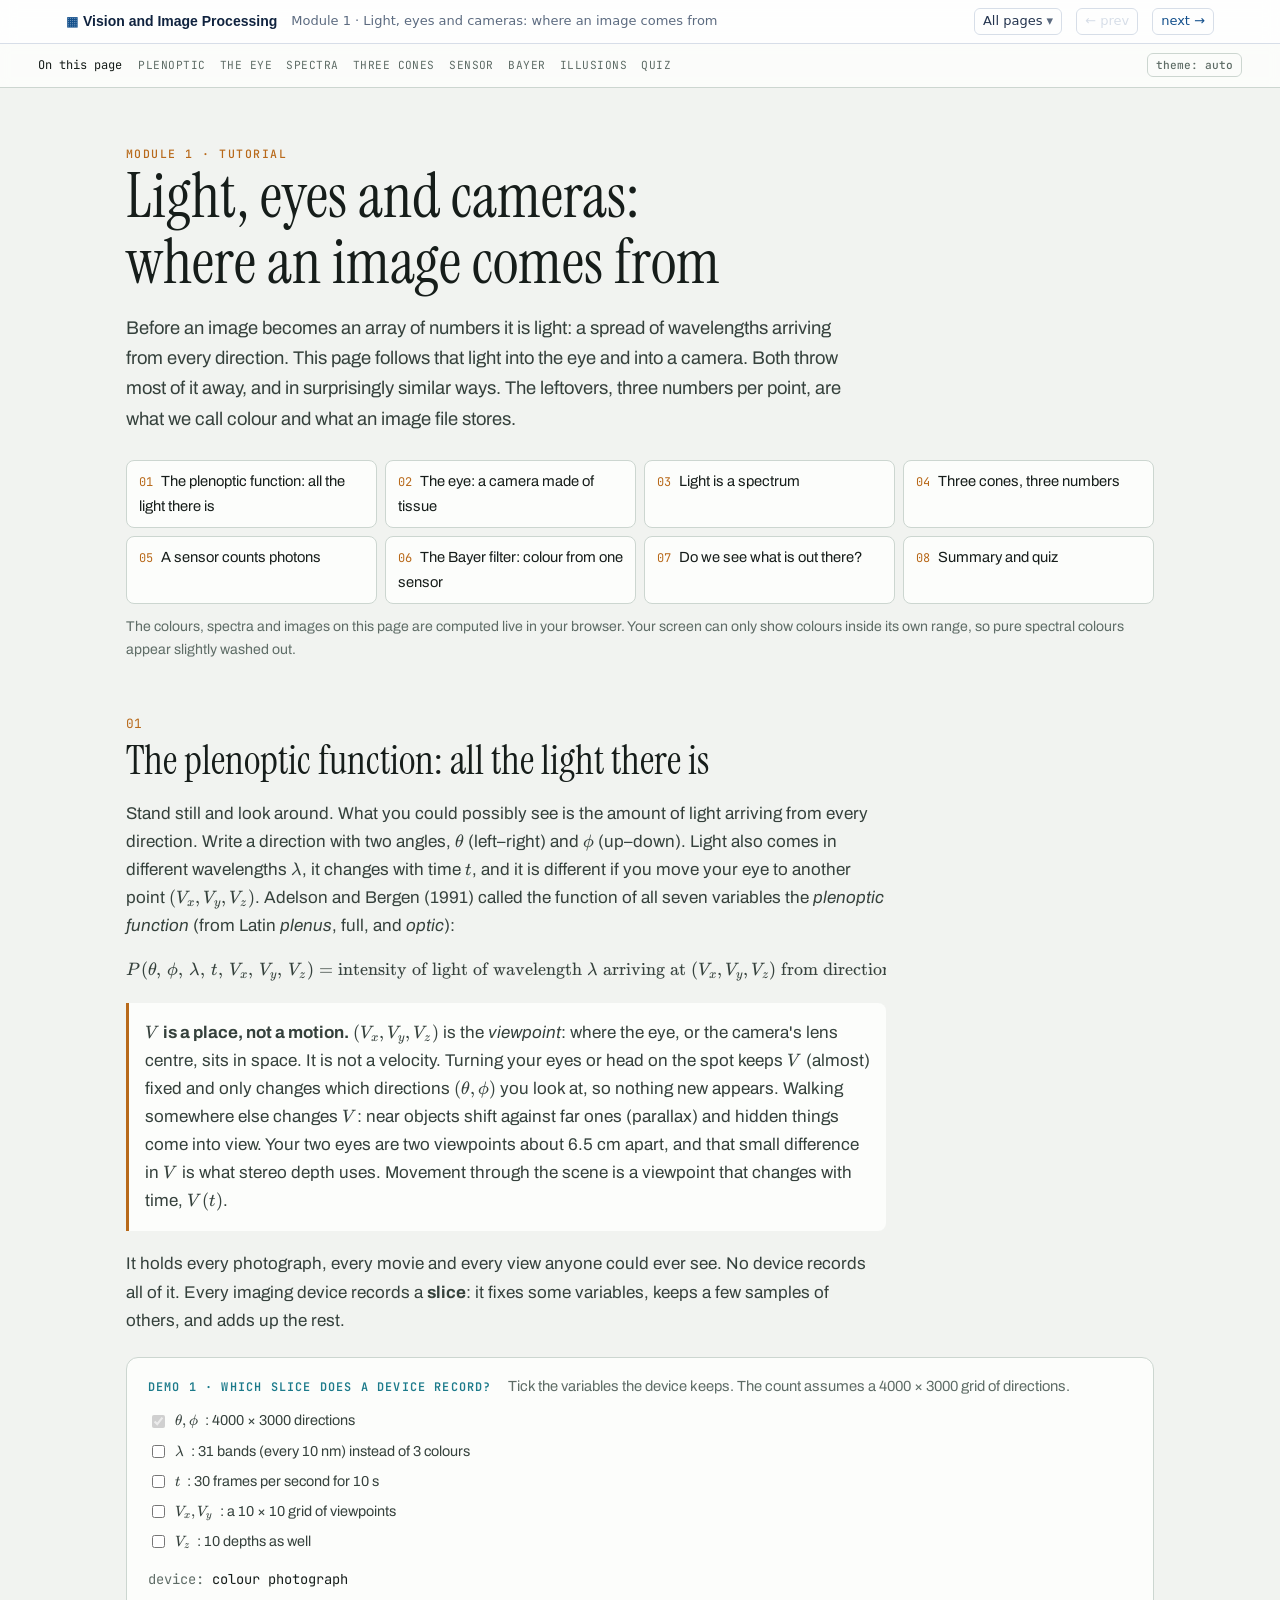
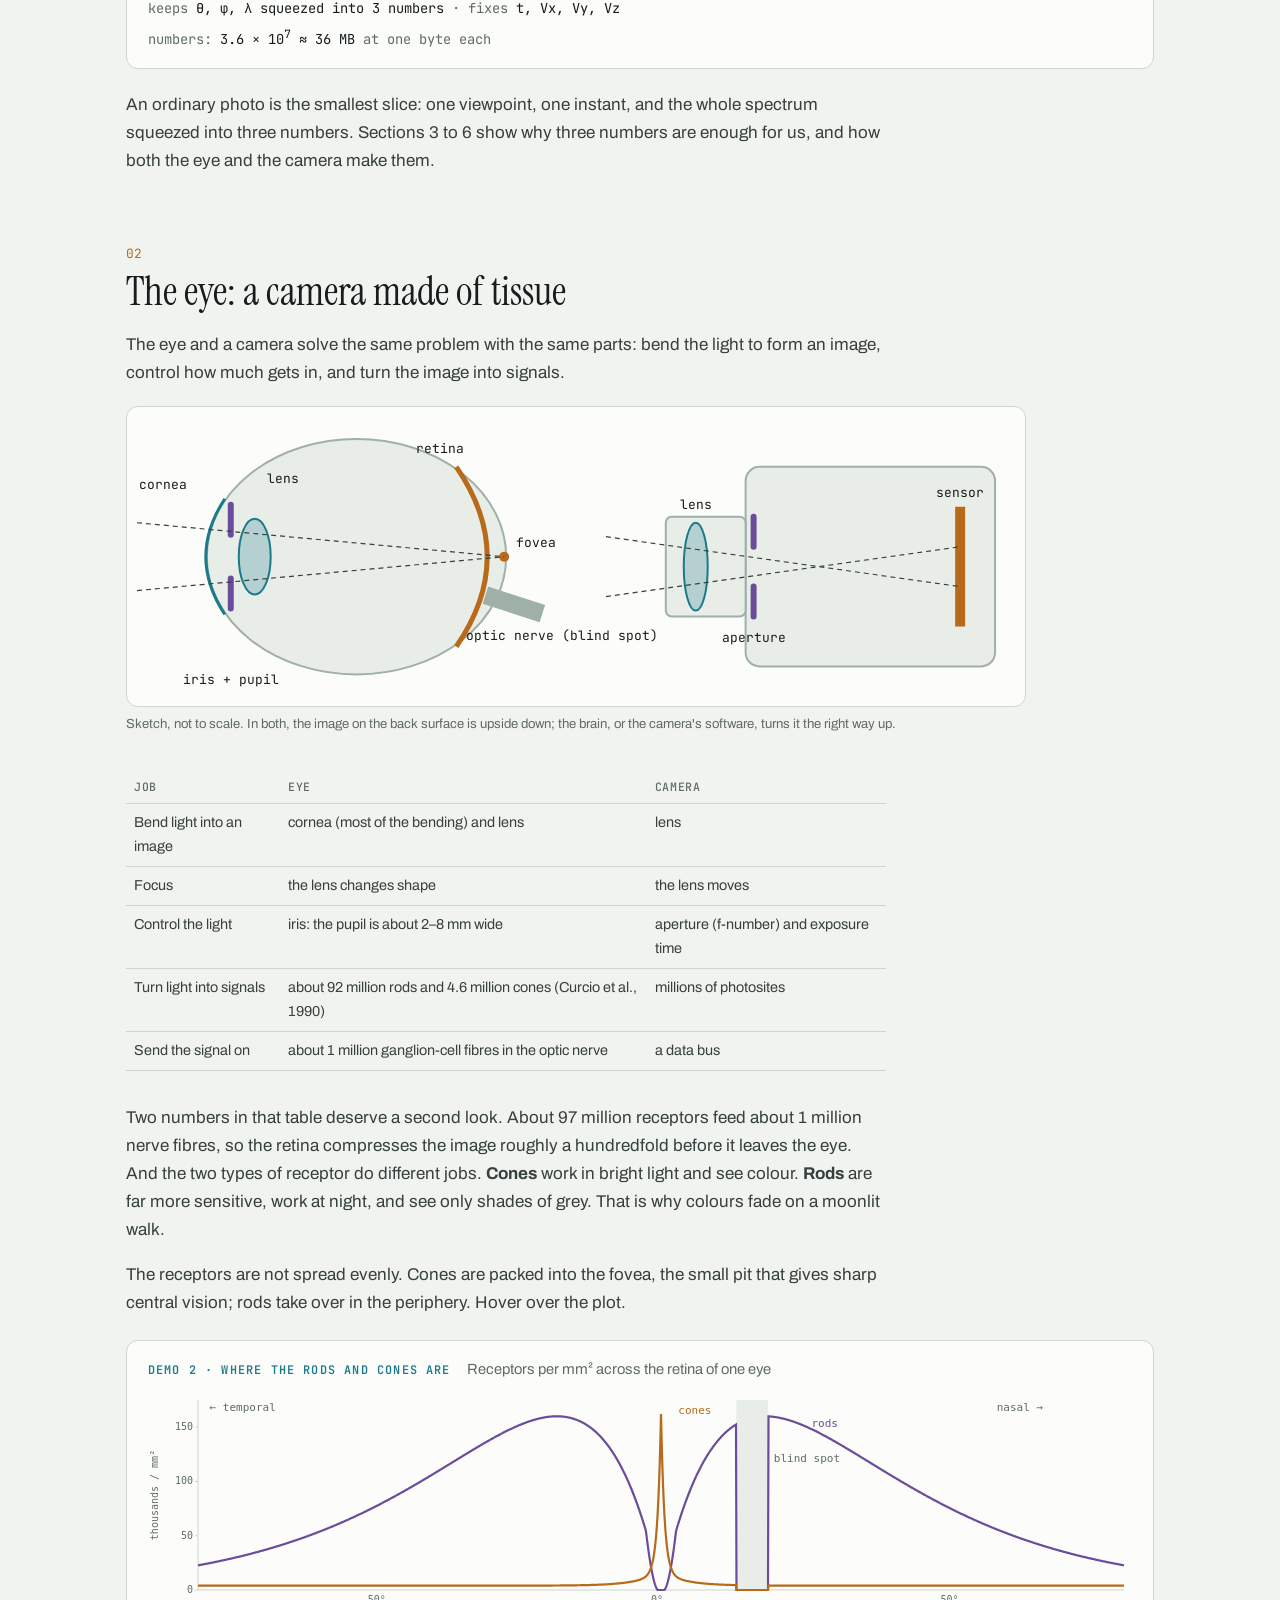
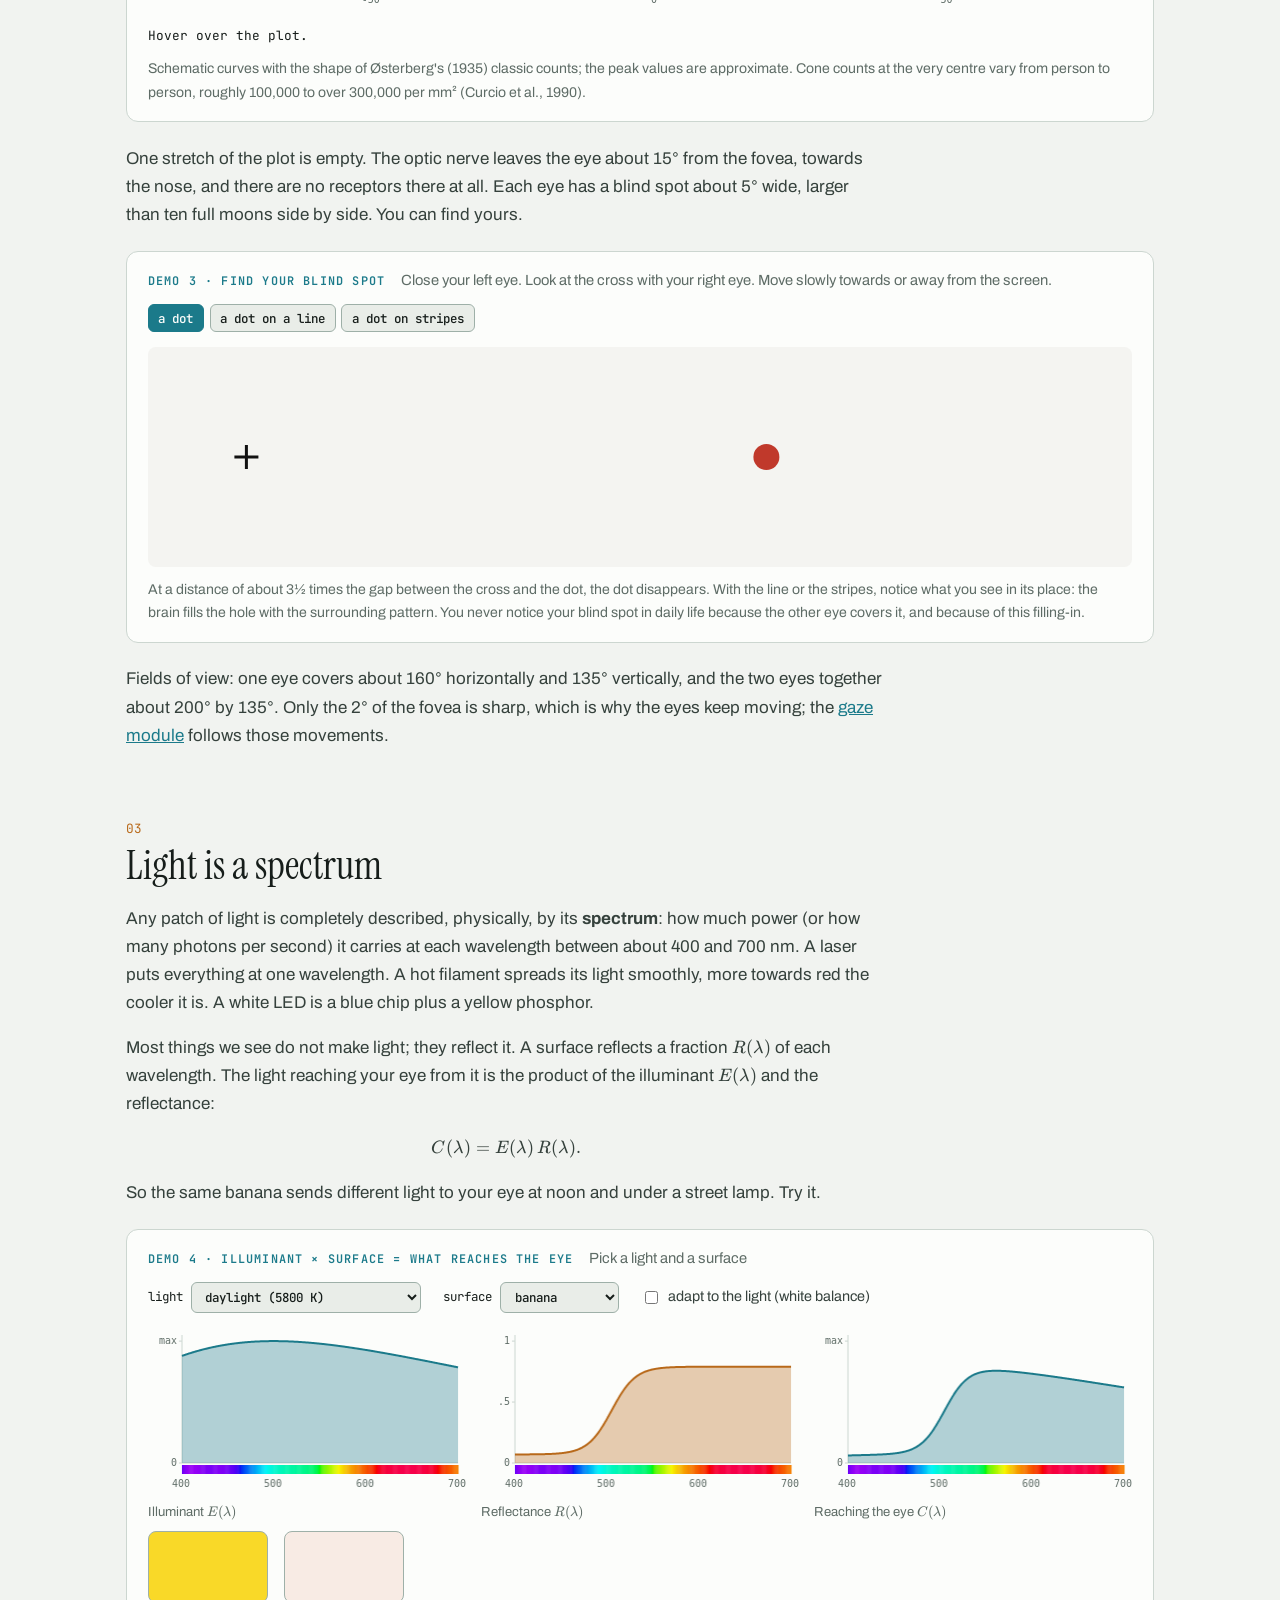
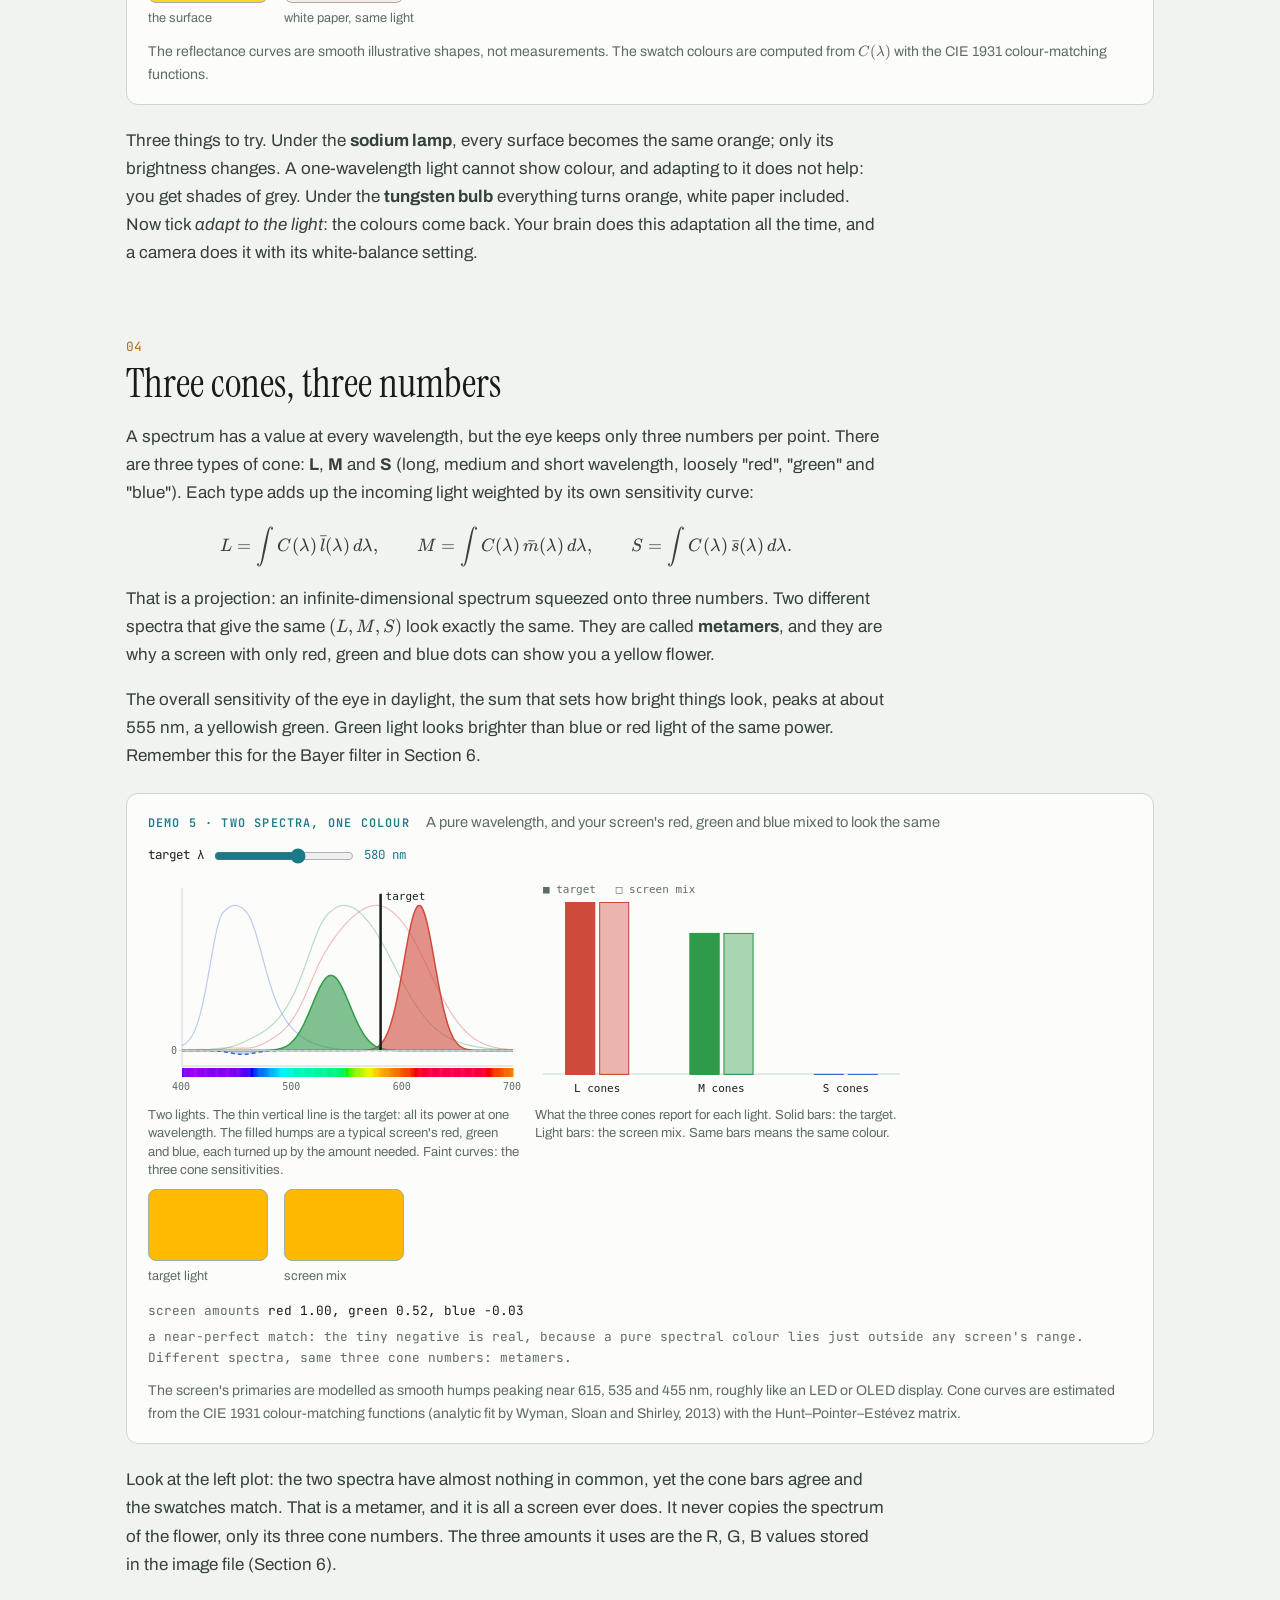
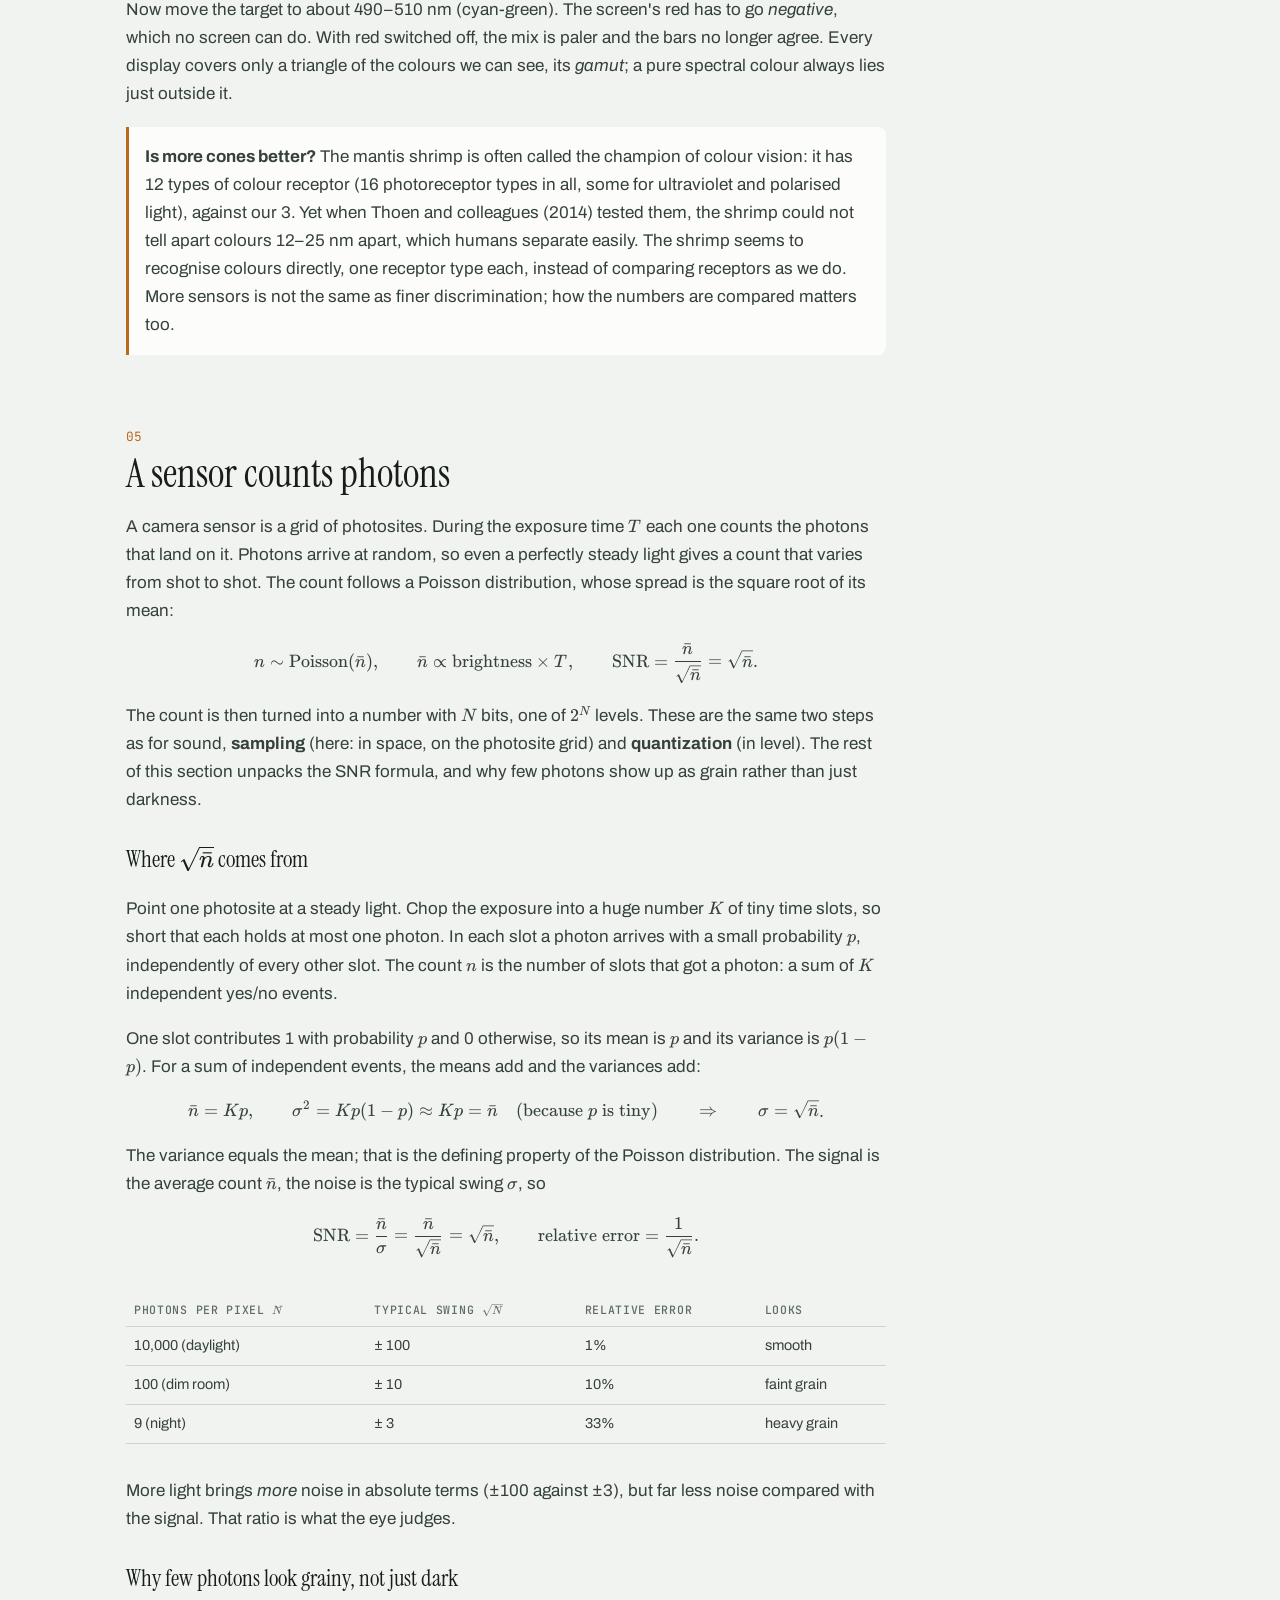
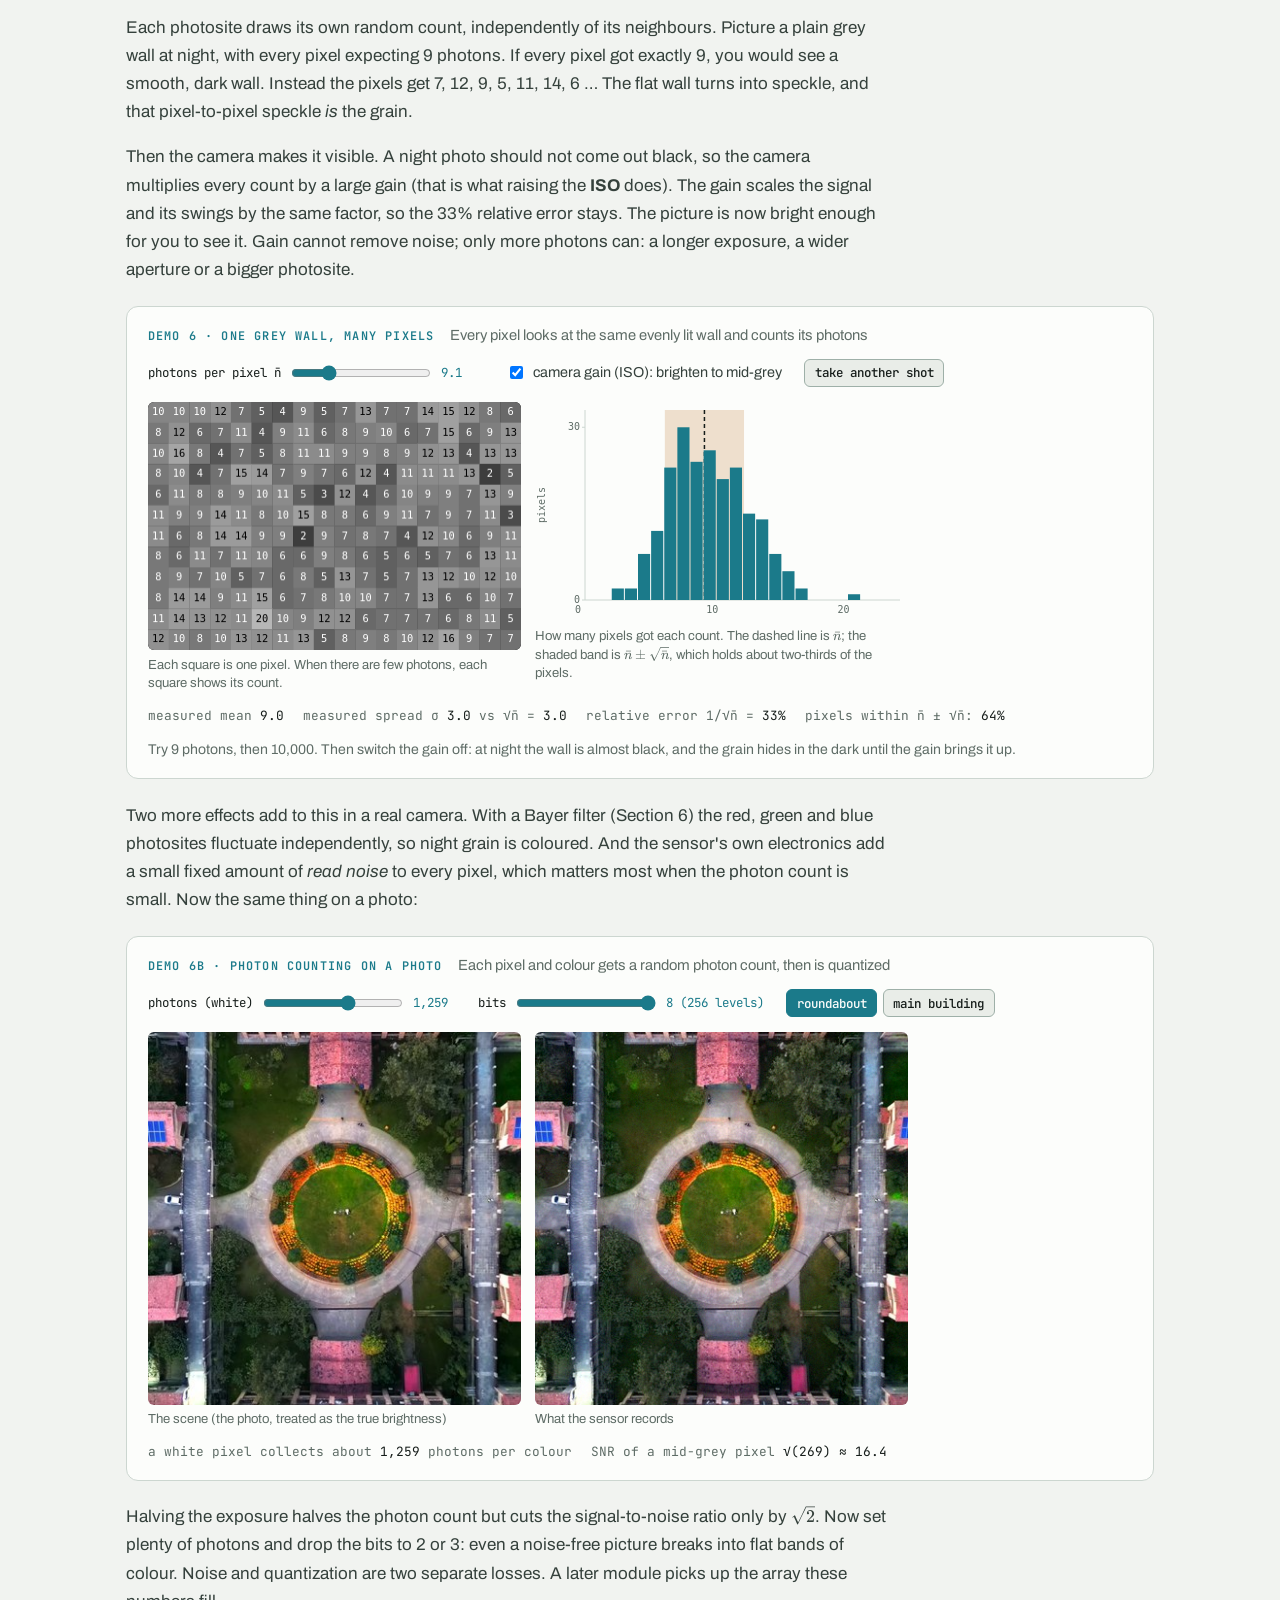
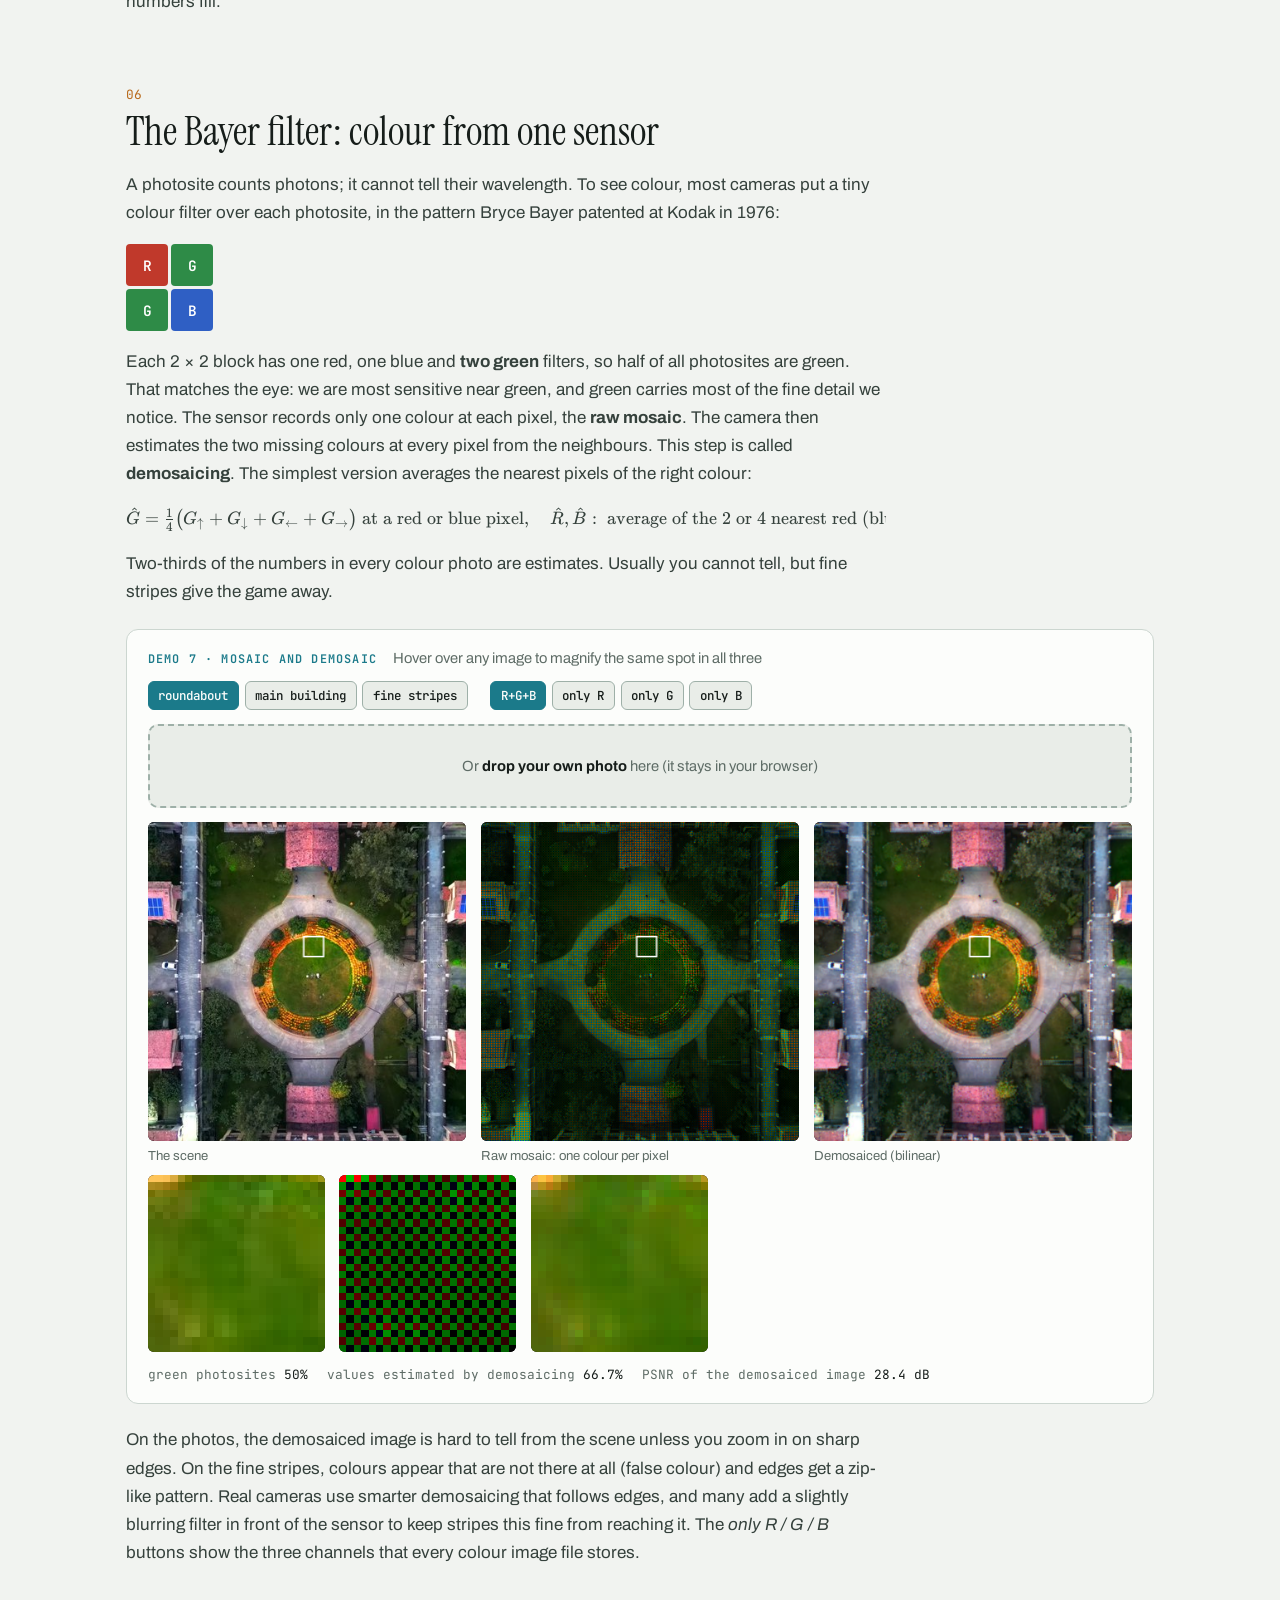
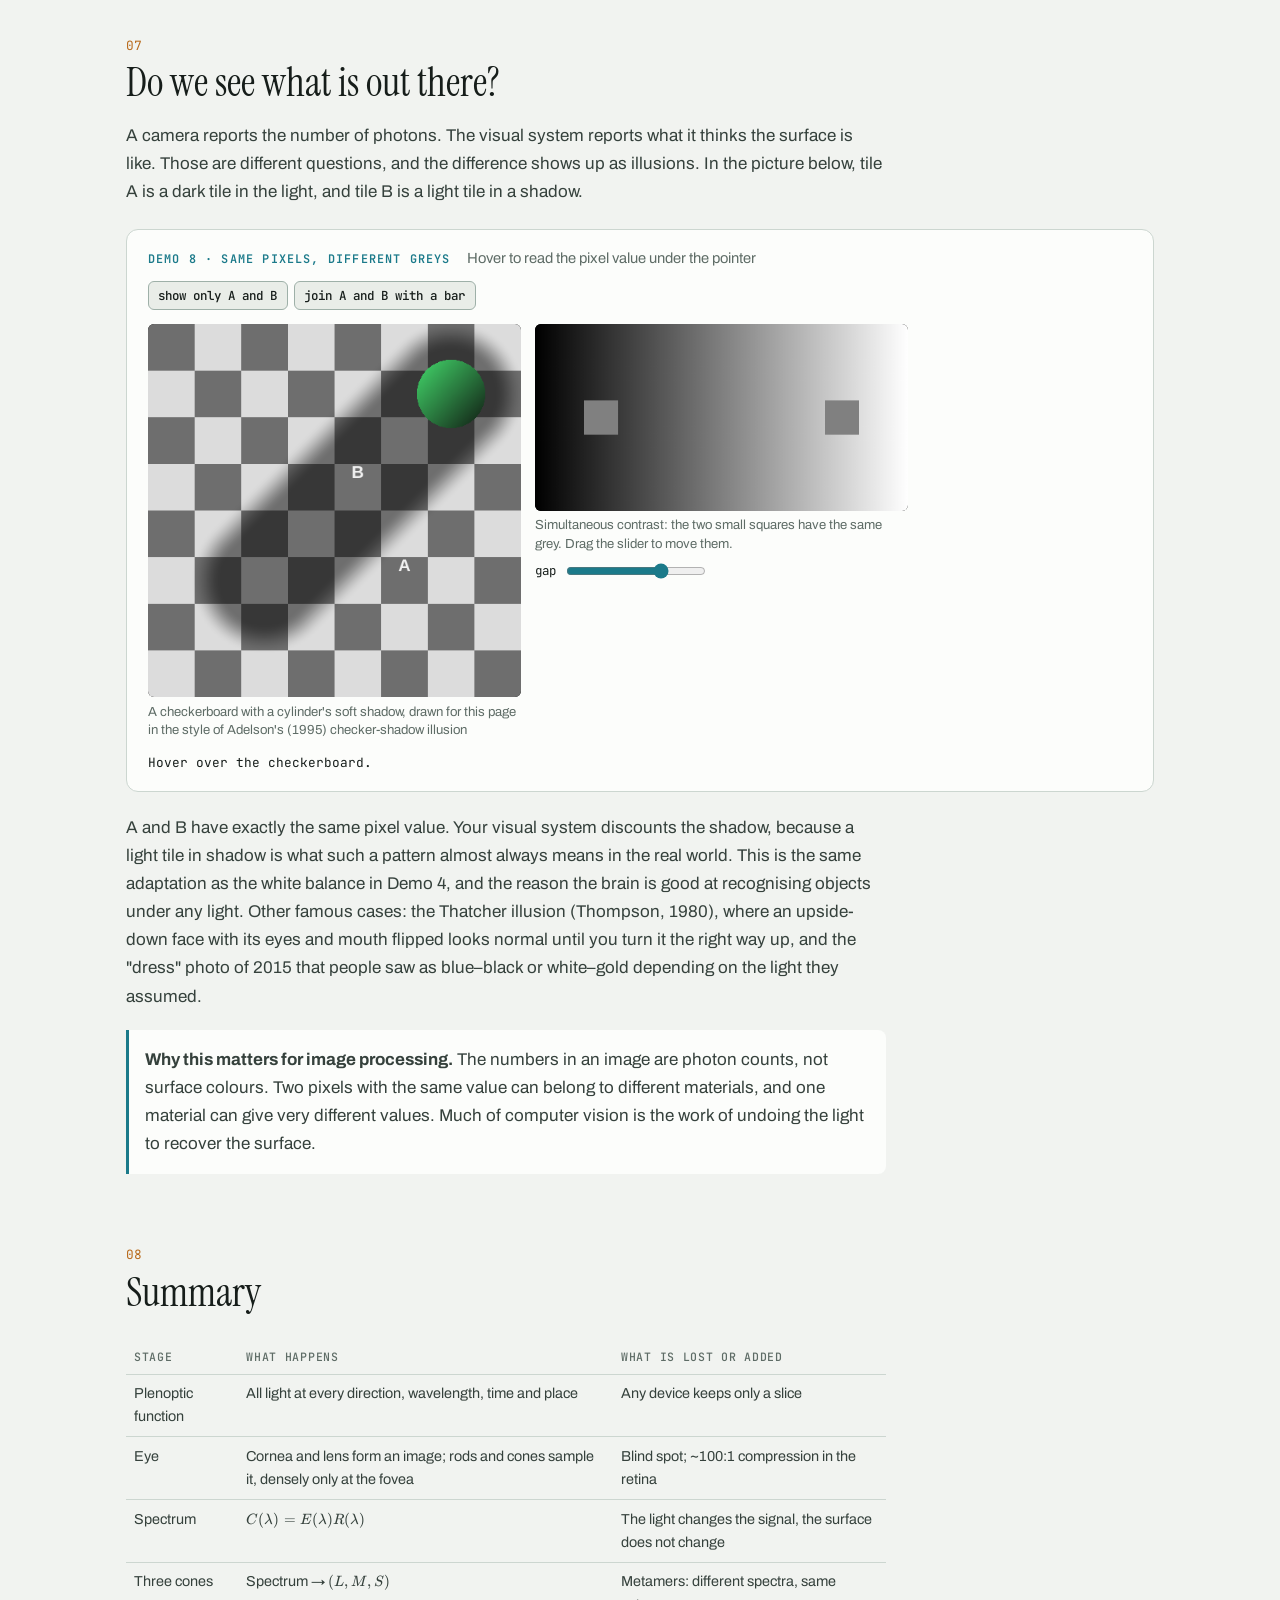
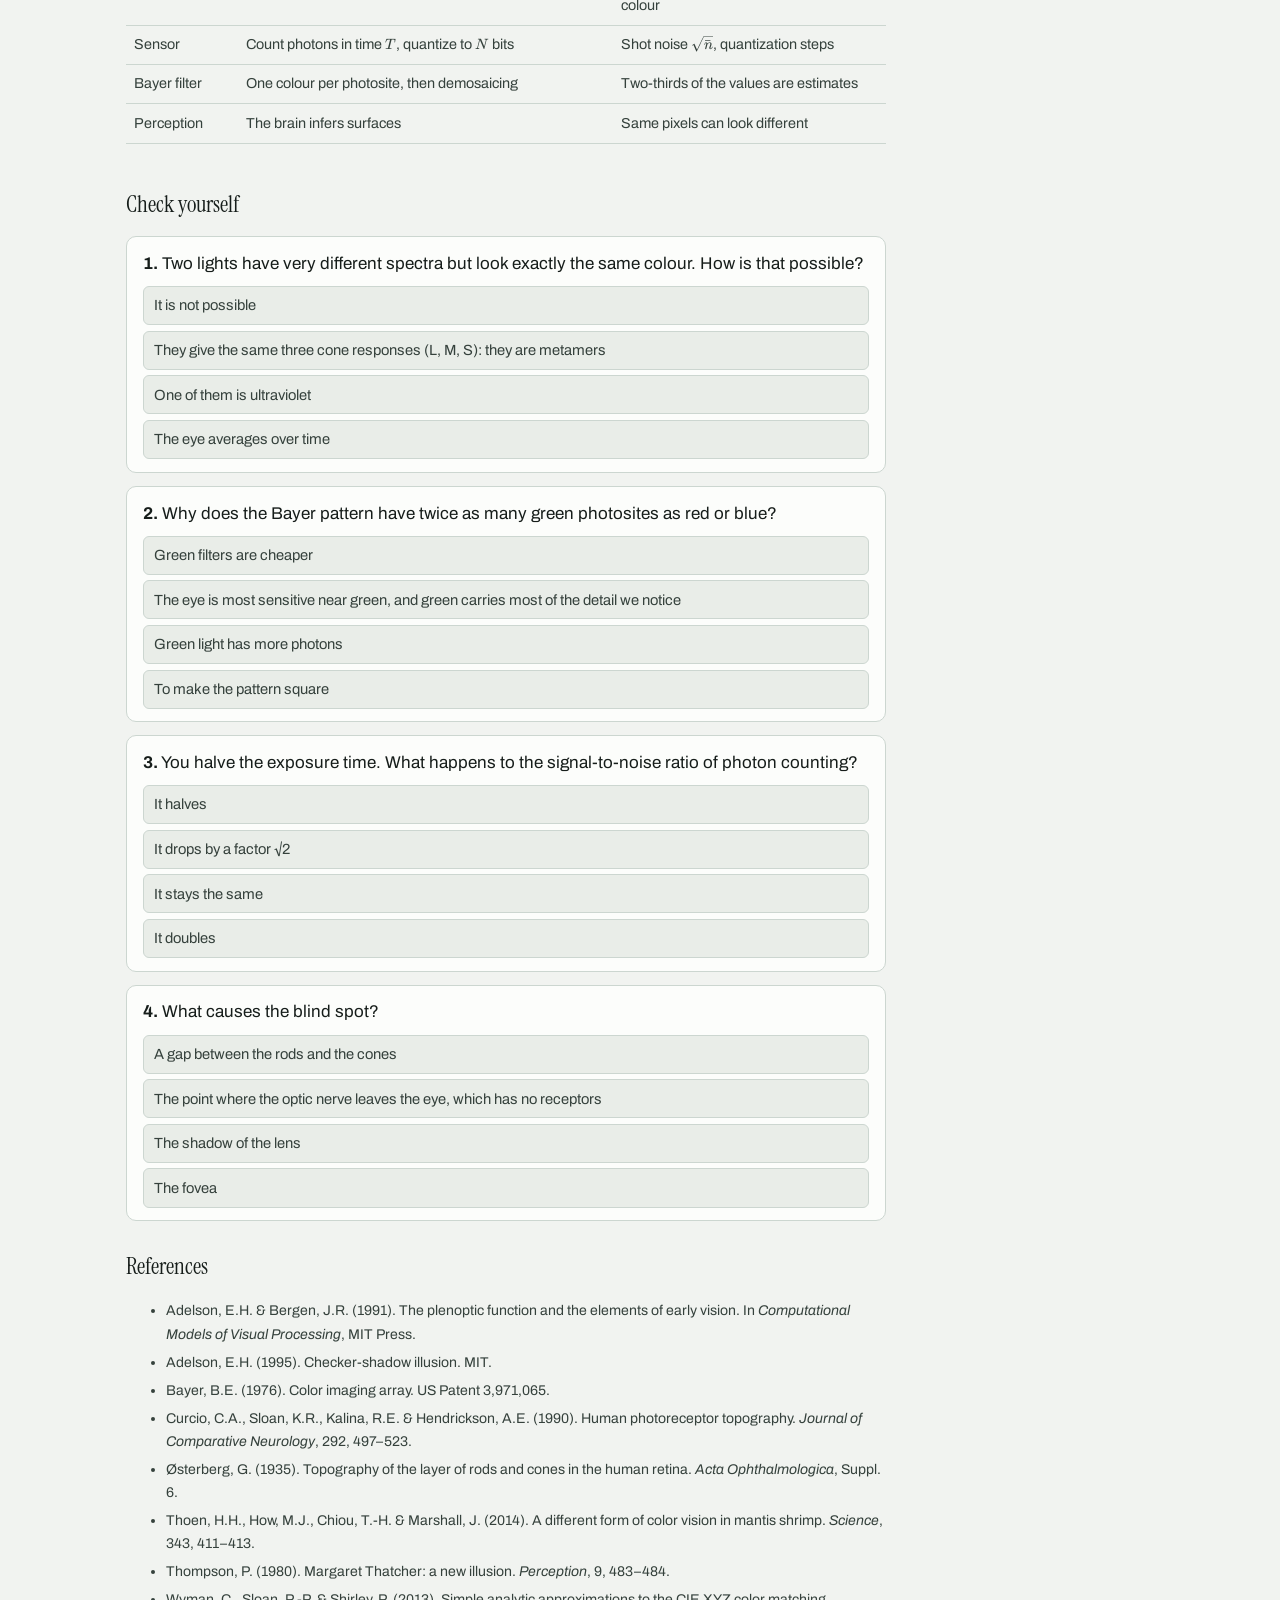
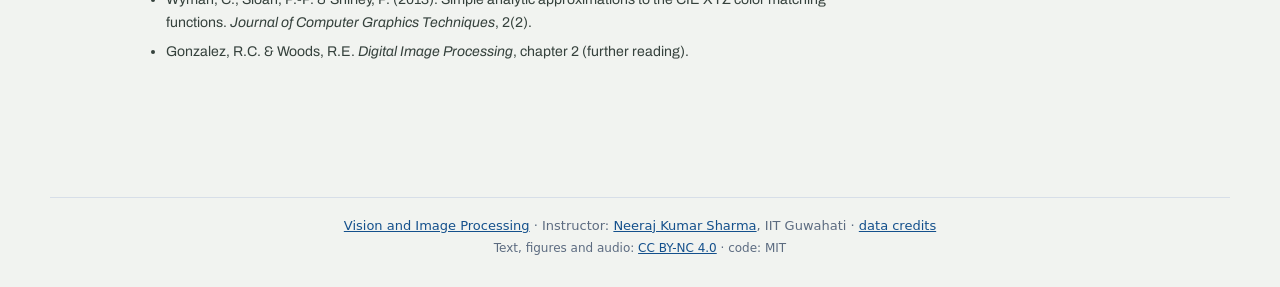
<file: docs/light_camera/index.html>
<!doctype html>
<html lang="en">
<head>
<meta charset="utf-8">
<meta name="viewport" content="width=device-width, initial-scale=1">
<title>Light, eyes and cameras · VIP</title>
<link rel="stylesheet" href="../assets/katex/katex.min.css">
<script defer src="../assets/katex/katex.min.js"></script>
<script defer src="../assets/katex/contrib/auto-render.min.js"></script>
<link rel="preconnect" href="https://fonts.googleapis.com">
<link rel="stylesheet" href="https://fonts.googleapis.com/css2?family=Instrument+Serif:ital@0;1&family=Archivo:wght@400;500;600;700&family=JetBrains+Mono:wght@400;500;600&display=swap">
<style>
  :root {
    --bg: #F1F3F0; --surface: #FCFDFB; --surface-2: #E9EDE8;
    --ink: #161D1A; --ink-soft: #35413C; --muted: #5E6C66;
    --line: #CCD6D0; --line-strong: #9EB0A8;
    --acc: #1B7A8A;      /* wave vector, chosen things */
    --acc2: #B8691A;     /* highlights, conjugate partner */
    --acc3: #6A4C9A;     /* projections, third component */
    --good: #2E7D4F; --bad: #B23A3A;
  }
  @media (prefers-color-scheme: dark) {
    :root:not([data-theme="light"]) {
      --bg: #0C1110; --surface: #121A18; --surface-2: #19231F;
      --ink: #E8F0EC; --ink-soft: #C4D2CB; --muted: #869A91;
      --line: #25332D; --line-strong: #3A4C44;
      --acc: #4FD2E2; --acc2: #F0A94E; --acc3: #B497EA;
      --good: #6CCB8F; --bad: #F08080;
    }
  }
  :root[data-theme="dark"] {
    --bg: #0C1110; --surface: #121A18; --surface-2: #19231F;
    --ink: #E8F0EC; --ink-soft: #C4D2CB; --muted: #869A91;
    --line: #25332D; --line-strong: #3A4C44;
    --acc: #4FD2E2; --acc2: #F0A94E; --acc3: #B497EA;
    --good: #6CCB8F; --bad: #F08080;
  }
  * { box-sizing: border-box; }
  html { scroll-behavior: smooth; scroll-padding-top: 96px; }
  @media (prefers-reduced-motion: reduce) { html { scroll-behavior: auto; } }
  body {
    margin: 0; background: var(--bg); color: var(--ink-soft);
    font-family: "Archivo", ui-sans-serif, system-ui, sans-serif; font-size: 17px; line-height: 1.65;
    -webkit-font-smoothing: antialiased;
  }
  a { color: var(--acc); }
  h1, h2, h3 { font-family: "Instrument Serif", ui-serif, Georgia, serif; font-weight: 400; color: var(--ink); margin: 0; text-wrap: balance; }
  h1 { font-size: clamp(2.3rem, 6vw, 3.9rem); line-height: 1.05; }
  h2 { font-size: clamp(1.8rem, 4vw, 2.5rem); line-height: 1.15; margin-bottom: 0.6rem; }
  h3 { font-size: 1.45rem; margin: 1.6rem 0 0.4rem; }
  .mono, code { font-family: "JetBrains Mono", ui-monospace, monospace; font-variant-numeric: tabular-nums; }
  code { font-size: 0.86em; background: var(--surface-2); padding: 0.05em 0.35em; border-radius: 4px; }
  .eyebrow { font-family: "JetBrains Mono", monospace; font-size: 0.72rem; letter-spacing: 0.13em; text-transform: uppercase; color: var(--acc2); font-weight: 500; }

  .topbar {
    position: relative; display: flex; align-items: center; gap: 1rem;
    padding: 0.6rem clamp(1rem, 4vw, 2.4rem); background: color-mix(in srgb, var(--surface) 92%, transparent);
    backdrop-filter: blur(6px); border-bottom: 1px solid var(--line);
  }
  .topbar .brand { font-family: "JetBrains Mono", monospace; font-size: 0.75rem; color: var(--ink); white-space: nowrap; }
  .topbar nav { display: flex; gap: 0.9rem; overflow-x: auto; flex: 1; scrollbar-width: none; }
  .topbar nav a { font-family: "JetBrains Mono", monospace; font-size: 0.7rem; text-transform: uppercase; letter-spacing: 0.04em; color: var(--muted); text-decoration: none; white-space: nowrap; }
  .topbar nav a:hover { color: var(--acc); }
  .themebtn { background: none; border: 1px solid var(--line); color: var(--muted); border-radius: 6px; font: 500 0.7rem "JetBrains Mono", monospace; padding: 0.25rem 0.5rem; cursor: pointer; }

  main { max-width: 1060px; margin: 0 auto; padding: 0 16px 5rem; }
  .prose { max-width: 760px; }
  section { padding-top: 3.2rem; }
  .hero { padding-top: 3.5rem; }
  .lede { font-size: 1.15rem; color: var(--ink-soft); max-width: 720px; }
  .roadmap { display: grid; grid-template-columns: repeat(auto-fit, minmax(210px, 1fr)); gap: 0.5rem; margin: 1.6rem 0 0; padding: 0; list-style: none; counter-reset: r; }
  .roadmap li { counter-increment: r; background: var(--surface); border: 1px solid var(--line); border-radius: 8px; padding: 0.55rem 0.75rem; font-size: 0.92rem; }
  .roadmap li::before { content: counter(r, decimal-leading-zero); font-family: "JetBrains Mono", monospace; color: var(--acc2); margin-right: 0.5rem; font-size: 0.75rem; }
  .roadmap a { color: var(--ink); text-decoration: none; }
  .secnum { font-family: "JetBrains Mono", monospace; font-size: 0.8rem; color: var(--acc2); display: block; margin-bottom: 0.2rem; }

  .demo { background: var(--surface); border: 1px solid var(--line); border-radius: 12px; padding: 1rem clamp(0.8rem, 2vw, 1.3rem) 1.1rem; margin: 1.4rem 0; }
  .demo > .dhead { display: flex; flex-wrap: wrap; gap: 0.4rem 1rem; align-items: baseline; margin-bottom: 0.7rem; }
  .demo > .dhead b { font-family: "JetBrains Mono", monospace; font-size: 0.74rem; letter-spacing: 0.1em; text-transform: uppercase; color: var(--acc); font-weight: 600; }
  .demo > .dhead span { font-size: 0.92rem; color: var(--muted); }
  .controls { display: flex; flex-wrap: wrap; gap: 0.6rem 1.4rem; align-items: center; margin-bottom: 0.9rem; }
  .ctl { display: flex; align-items: center; gap: 0.5rem; font-size: 0.86rem; }
  .ctl label { font-family: "JetBrains Mono", monospace; font-size: 0.78rem; color: var(--ink); white-space: nowrap; }
  .ctl output { font-family: "JetBrains Mono", monospace; font-size: 0.78rem; color: var(--acc); min-width: 3.4em; }
  input[type=range] { width: 140px; accent-color: var(--acc); }
  select, .btn { font: 500 0.78rem "JetBrains Mono", monospace; background: var(--surface-2); color: var(--ink); border: 1px solid var(--line-strong); border-radius: 6px; padding: 0.3rem 0.6rem; cursor: pointer; }
  .btn:hover { border-color: var(--acc); color: var(--acc); }
  .btn.on { background: var(--acc); color: var(--surface); border-color: var(--acc); }
  .chips { display: flex; flex-wrap: wrap; gap: 0.35rem; }

  .panels { display: grid; grid-template-columns: repeat(auto-fit, minmax(210px, 1fr)); gap: 0.9rem; }
  .panels.two { grid-template-columns: repeat(auto-fit, minmax(260px, 1fr)); max-width: 760px; }
  .panels.four { grid-template-columns: repeat(auto-fit, minmax(170px, 1fr)); }
  .panel { margin: 0; min-width: 0; }
  .panel figcaption { font-size: 0.82rem; color: var(--muted); margin-top: 0.35rem; line-height: 1.4; }
  .stack { position: relative; aspect-ratio: 1; background: #000; border-radius: 6px; overflow: hidden; }
  .stack canvas { position: absolute; inset: 0; width: 100%; height: 100%; }
  .stack canvas.ov { pointer-events: none; }
  .stack.drag { cursor: crosshair; touch-action: none; }
  canvas.px { image-rendering: pixelated; }
  canvas.plot { width: 100%; height: 170px; display: block; }
  .strip { width: 100%; height: 26px; image-rendering: pixelated; display: block; border-radius: 4px; }
  .readout { display: flex; flex-wrap: wrap; gap: 0.3rem 1.2rem; margin-top: 0.8rem; font-family: "JetBrains Mono", monospace; font-size: 0.8rem; color: var(--ink); }
  .readout span i { color: var(--muted); font-style: normal; }
  .note { font-size: 0.88rem; color: var(--muted); margin: 0.7rem 0 0; }

  .callout { border-left: 3px solid var(--acc2); background: var(--surface); padding: 0.7rem 1rem; border-radius: 0 8px 8px 0; margin: 1.2rem 0; }
  .callout.key { border-color: var(--acc); }
  .callout p { margin: 0.3rem 0; }
  .katex-display { overflow-x: auto; overflow-y: hidden; padding: 0.2rem 0; }
  .katex { font-size: 1.06em; }

  .cmp { width: 100%; border-collapse: collapse; font-size: 0.9rem; margin: 1rem 0; }
  .cmp th, .cmp td { border-bottom: 1px solid var(--line); padding: 0.45rem 0.5rem; text-align: left; vertical-align: top; }
  .cmp th { font-family: "JetBrains Mono", monospace; font-size: 0.72rem; text-transform: uppercase; letter-spacing: 0.06em; color: var(--muted); font-weight: 500; }
  .tablewrap { overflow-x: auto; }

  .drop { display: flex; align-items: center; justify-content: center; min-height: 84px; margin-bottom: 0.9rem; border: 2px dashed var(--line-strong); border-radius: 10px; background: var(--surface-2); color: var(--muted); text-align: center; padding: 0.8rem; cursor: pointer; font-size: 0.92rem; }
  .drop strong { color: var(--ink); }
  .drop.over { border-color: var(--acc); color: var(--acc); }
  .drop input { position: absolute; width: 1px; height: 1px; opacity: 0; }
  details.think { background: var(--surface); border: 1px solid var(--line); border-radius: 10px; padding: 0.6rem 1rem; margin: 0.7rem 0; }
  details.think summary { cursor: pointer; color: var(--ink); font-weight: 500; }
  details.think summary::marker { color: var(--acc2); }
  details.think[open] summary { margin-bottom: 0.4rem; }
  details.think p { margin: 0.4rem 0 0.2rem; }
  .quiz .q { background: var(--surface); border: 1px solid var(--line); border-radius: 10px; padding: 0.8rem 1rem; margin: 0.8rem 0; }
  .quiz .q p { margin: 0 0 0.5rem; color: var(--ink); }
  .quiz .opts { display: flex; flex-direction: column; gap: 0.35rem; }
  .quiz button.opt { text-align: left; background: var(--surface-2); border: 1px solid var(--line); border-radius: 6px; padding: 0.4rem 0.6rem; color: var(--ink-soft); font: inherit; font-size: 0.92rem; cursor: pointer; }
  .quiz button.opt.right { border-color: var(--good); color: var(--good); }
  .quiz button.opt.wrong { border-color: var(--bad); color: var(--bad); }
  .quiz .why { display: none; font-size: 0.88rem; margin-top: 0.5rem; color: var(--muted); }
  .quiz .q.done .why { display: block; }
  footer { border-top: 1px solid var(--line); margin-top: 4rem; padding: 1.2rem 16px; font-size: 0.82rem; color: var(--muted); text-align: center; }
  @media (max-width: 560px) { input[type=range] { width: 110px; } body { font-size: 16px; } }

  .panels.three { grid-template-columns: repeat(auto-fit, minmax(165px, 1fr)); }
  canvas.plot.tall { height: 220px; }
  .tick { display: flex; align-items: center; gap: 0.45rem; font-size: 0.9rem; color: var(--ink-soft); cursor: pointer; }
  #d2ctl { flex-direction: column; align-items: flex-start; gap: 0.4rem; }
  .readout.big { font-size: 0.86rem; flex-direction: column; gap: 0.35rem; }
  .swatches { display: flex; flex-wrap: wrap; gap: 1rem; margin-top: 0.6rem; }
  .swatches > div { display: flex; flex-direction: column; gap: 0.3rem; font-size: 0.8rem; color: var(--muted); }
  .sw { width: 120px; height: 72px; border-radius: 8px; border: 1px solid var(--line-strong); }
  canvas.sq { width: 100%; aspect-ratio: 1; height: auto; display: block; border-radius: 6px; }
  .stack.sq { aspect-ratio: 1; }
  .stack.wide { aspect-ratio: 2; }
  .stack canvas { image-rendering: auto; }
  .stack canvas.px { image-rendering: pixelated; }
  canvas.wall { width: 100%; aspect-ratio: 3 / 2; display: block; border-radius: 6px; background: #000; }
  .zooms { margin-top: 0.6rem; max-width: 560px; }
  .zooms canvas { width: 100%; aspect-ratio: 1; image-rendering: pixelated; border-radius: 6px; background: #000; }
  canvas.blind { width: 100%; height: 220px; display: block; border-radius: 8px; }
  .eyefig { margin: 1.2rem 0; max-width: 900px; }
  .eyefig svg { width: 100%; height: auto; display: block; background: var(--surface); border: 1px solid var(--line); border-radius: 12px; }
  .eyefig figcaption { font-size: 0.82rem; color: var(--muted); margin-top: 0.35rem; }
  .eyefig .sclera { fill: var(--surface-2); stroke: var(--line-strong); stroke-width: 2; }
  .eyefig .cornea { fill: none; stroke: var(--acc); stroke-width: 3; }
  .eyefig .iris { stroke: var(--acc3); stroke-width: 6; stroke-linecap: round; }
  .eyefig .lens { fill: color-mix(in srgb, var(--acc) 25%, transparent); stroke: var(--acc); stroke-width: 2; }
  .eyefig .retina { fill: none; stroke: var(--acc2); stroke-width: 5; }
  .eyefig .fovea { fill: var(--acc2); }
  .eyefig .nerve { fill: var(--line-strong); }
  .eyefig .ray { stroke: var(--ink-soft); stroke-width: 1.2; stroke-dasharray: 5 4; }
  .eyefig .lbl { fill: var(--ink); font: 13px "JetBrains Mono", monospace; }
  .eyefig .body { fill: var(--surface-2); stroke: var(--line-strong); stroke-width: 2; }
  .eyefig .barrel { fill: var(--surface-2); stroke: var(--line-strong); stroke-width: 2; }
  .eyefig .sensor { fill: var(--acc2); }
  .bayer-tile { display: grid; grid-template-columns: repeat(2, 42px); gap: 3px; margin: 0.6rem 0 1rem; }
  .bayer-tile span { height: 42px; display: grid; place-items: center; font: 600 0.9rem "JetBrains Mono", monospace; color: #fff; border-radius: 4px; }
  .bayer-tile .r { background: #c0392b; } .bayer-tile .g { background: #2e8b47; } .bayer-tile .b { background: #2f5fc4; }
  .refs { font-size: 0.88rem; } .refs li { margin-bottom: 0.3rem; }
</style>
<!--ai:head--><link rel="stylesheet" href="../assets/site.css?v=592b11fb"><!--/ai:head-->
</head>
<body>
<!--ai:nav--><nav class="ai-nav" aria-label="Course navigation"><div class="ai-nav-in"><a class="ai-brand" href="../index.html" title="Vision and Image Processing"><span class="ai-logo" aria-hidden="true">▦</span><span class="ai-brand-full">Vision and Image Processing</span><span class="ai-brand-short">VIP</span></a><span class="ai-where">Module 1 &middot; Light, eyes and cameras: where an image comes from</span><details class="ai-menu"><summary>All pages</summary><ul><li><a href="index.html" aria-current="page">1. Light, eyes and cameras</a></li><li><a href="../fourier_2d/index.html">2. The 2-D Fourier transform, built from the ground up</a></li><li><a href="../gaze/index.html">3. Where the eyes go: how people scan text and scenes</a></li></ul></details><span class="ai-step ai-prev ai-off">← prev</span><a class="ai-step ai-next" href="../fourier_2d/index.html" title="The 2-D Fourier transform, built from the ground up">next →</a></div></nav><!--/ai:nav-->
<header class="topbar">
  <span class="brand">On this page</span>
  <nav>
    <a href="#s1">Plenoptic</a><a href="#s2">The eye</a><a href="#s3">Spectra</a>
    <a href="#s4">Three cones</a><a href="#s5">Sensor</a><a href="#s6">Bayer</a><a href="#s7">Illusions</a><a href="#s8">Quiz</a>
  </nav>
  <button class="themebtn" id="themebtn" type="button">theme</button>
</header>

<main>
<section class="hero">
  <div class="eyebrow">Module 1 · Tutorial</div>
  <h1>Light, eyes and cameras: where an image comes from</h1>
  <p class="lede">Before an image becomes an array of numbers it is light: a spread of wavelengths arriving from every direction.
  This page follows that light into the eye and into a camera. Both throw most of it away, and in surprisingly similar ways.
  The leftovers, three numbers per point, are what we call colour and what an image file stores.</p>
  <ol class="roadmap">
    <li><a href="#s1">The plenoptic function: all the light there is</a></li>
    <li><a href="#s2">The eye: a camera made of tissue</a></li>
    <li><a href="#s3">Light is a spectrum</a></li>
    <li><a href="#s4">Three cones, three numbers</a></li>
    <li><a href="#s5">A sensor counts photons</a></li>
    <li><a href="#s6">The Bayer filter: colour from one sensor</a></li>
    <li><a href="#s7">Do we see what is out there?</a></li>
    <li><a href="#s8">Summary and quiz</a></li>
  </ol>
  <p class="note">The colours, spectra and images on this page are computed live in your browser. Your screen can only show colours inside its own range, so pure spectral colours appear slightly washed out.</p>
</section>

<!-- ============================================================ 1 -->
<section id="s1">
  <div class="prose">
  <span class="secnum">01</span>
  <h2>The plenoptic function: all the light there is</h2>
  <p>Stand still and look around. What you could possibly see is the amount of light arriving from every direction. Write a direction with two angles, \(\theta\) (left–right) and \(\phi\) (up–down).
  Light also comes in different wavelengths \(\lambda\), it changes with time \(t\), and it is different if you move your eye to another point \((V_x, V_y, V_z)\).
  Adelson and Bergen (1991) called the function of all seven variables the <em>plenoptic function</em> (from Latin <i>plenus</i>, full, and <i>optic</i>):</p>
  \[ P(\theta,\, \phi,\, \lambda,\, t,\, V_x,\, V_y,\, V_z) = \text{intensity of light of wavelength } \lambda \text{ arriving at } (V_x,V_y,V_z) \text{ from direction } (\theta,\phi) \text{ at time } t . \]
  <div class="callout"><p><b>\(V\) is a place, not a motion.</b> \((V_x, V_y, V_z)\) is the <em>viewpoint</em>: where the eye, or the camera's lens centre, sits in space. It is not a velocity.
  Turning your eyes or head on the spot keeps \(V\) (almost) fixed and only changes which directions \((\theta,\phi)\) you look at, so nothing new appears.
  Walking somewhere else changes \(V\): near objects shift against far ones (parallax) and hidden things come into view.
  Your two eyes are two viewpoints about 6.5 cm apart, and that small difference in \(V\) is what stereo depth uses. Movement through the scene is a viewpoint that changes with time, \(V(t)\).</p></div>
  <p>It holds every photograph, every movie and every view anyone could ever see. No device records all of it.
  Every imaging device records a <b>slice</b>: it fixes some variables, keeps a few samples of others, and adds up the rest.</p>
  </div>
  <div class="demo" id="d2">
    <div class="dhead"><b>Demo 1 · Which slice does a device record?</b><span>Tick the variables the device keeps. The count assumes a 4000 × 3000 grid of directions.</span></div>
    <div class="controls" id="d2ctl">
      <label class="tick"><input type="checkbox" checked disabled> \(\theta,\phi\): 4000 × 3000 directions</label>
      <label class="tick"><input type="checkbox" id="d2l"> \(\lambda\): 31 bands (every 10 nm) instead of 3 colours</label>
      <label class="tick"><input type="checkbox" id="d2t"> \(t\): 30 frames per second for 10 s</label>
      <label class="tick"><input type="checkbox" id="d2v"> \(V_x, V_y\): a 10 × 10 grid of viewpoints</label>
      <label class="tick"><input type="checkbox" id="d2z"> \(V_z\): 10 depths as well</label>
    </div>
    <div class="readout big" id="d2out"></div>
  </div>
  <div class="prose">
  <p>An ordinary photo is the smallest slice: one viewpoint, one instant, and the whole spectrum squeezed into three numbers. Sections 3 to 6 show why three numbers are enough for us, and how both the eye and the camera make them.</p>
  </div>
</section>

<!-- ============================================================ 2 -->
<section id="s2">
  <div class="prose">
  <span class="secnum">02</span>
  <h2>The eye: a camera made of tissue</h2>
  <p>The eye and a camera solve the same problem with the same parts: bend the light to form an image, control how much gets in, and turn the image into signals.</p>
  </div>
  <figure class="eyefig">
    <svg viewBox="0 0 900 300" role="img" aria-label="Side-by-side sketch: the eye with cornea, iris, lens, retina, fovea, blind spot and optic nerve, and a camera with lens, aperture and sensor">
      <g class="eye" transform="translate(40,20)">
        <ellipse cx="190" cy="130" rx="150" ry="118" class="sclera"/>
        <path d="M58 72 Q20 130 58 188" class="cornea"/>
        <line x1="64" y1="78" x2="64" y2="108" class="iris"/><line x1="64" y1="152" x2="64" y2="182" class="iris"/>
        <ellipse cx="88" cy="130" rx="16" ry="38" class="lens"/>
        <path d="M290 40 Q352 130 290 220" class="retina"/>
        <circle cx="338" cy="130" r="5" class="fovea"/>
        <rect x="322" y="160" width="60" height="18" class="nerve" transform="rotate(18 322 160)"/>
        <line x1="-30" y1="96" x2="338" y2="130" class="ray"/><line x1="-30" y1="164" x2="338" y2="130" class="ray"/>
        <text x="20" y="62" class="lbl" text-anchor="end">cornea</text>
        <text x="64" y="258" class="lbl" text-anchor="middle">iris + pupil</text>
        <text x="100" y="56" class="lbl">lens</text>
        <text x="250" y="26" class="lbl">retina</text>
        <text x="350" y="120" class="lbl">fovea</text>
        <text x="300" y="214" class="lbl">optic nerve (blind spot)</text>
      </g>
      <g class="cam" transform="translate(500,40)">
        <rect x="120" y="20" width="250" height="200" rx="14" class="body"/>
        <rect x="40" y="70" width="80" height="100" rx="6" class="barrel"/>
        <ellipse cx="70" cy="120" rx="12" ry="44" class="lens"/>
        <line x1="128" y1="70" x2="128" y2="100" class="iris"/><line x1="128" y1="140" x2="128" y2="170" class="iris"/>
        <rect x="330" y="60" width="10" height="120" class="sensor"/>
        <line x1="-20" y1="90" x2="335" y2="140" class="ray"/><line x1="-20" y1="150" x2="335" y2="100" class="ray"/>
        <text x="70" y="62" class="lbl" text-anchor="middle">lens</text>
        <text x="128" y="196" class="lbl" text-anchor="middle">aperture</text>
        <text x="335" y="50" class="lbl" text-anchor="middle">sensor</text>
      </g>
    </svg>
    <figcaption>Sketch, not to scale. In both, the image on the back surface is upside down; the brain, or the camera's software, turns it the right way up.</figcaption>
  </figure>
  <div class="prose">
  <div class="tablewrap"><table class="cmp">
    <tr><th>Job</th><th>Eye</th><th>Camera</th></tr>
    <tr><td>Bend light into an image</td><td>cornea (most of the bending) and lens</td><td>lens</td></tr>
    <tr><td>Focus</td><td>the lens changes shape</td><td>the lens moves</td></tr>
    <tr><td>Control the light</td><td>iris: the pupil is about 2–8 mm wide</td><td>aperture (f-number) and exposure time</td></tr>
    <tr><td>Turn light into signals</td><td>about 92 million rods and 4.6 million cones (Curcio et al., 1990)</td><td>millions of photosites</td></tr>
    <tr><td>Send the signal on</td><td>about 1 million ganglion-cell fibres in the optic nerve</td><td>a data bus</td></tr>
  </table></div>
  <p>Two numbers in that table deserve a second look. About 97 million receptors feed about 1 million nerve fibres, so the retina compresses the image roughly a hundredfold before it leaves the eye.
  And the two types of receptor do different jobs. <b>Cones</b> work in bright light and see colour. <b>Rods</b> are far more sensitive, work at night, and see only shades of grey. That is why colours fade on a moonlit walk.</p>
  <p>The receptors are not spread evenly. Cones are packed into the fovea, the small pit that gives sharp central vision; rods take over in the periphery. Hover over the plot.</p>
  </div>
  <div class="demo" id="d3a">
    <div class="dhead"><b>Demo 2 · Where the rods and cones are</b><span>Receptors per mm² across the retina of one eye</span></div>
    <canvas class="plot tall" id="d3plot"></canvas>
    <div class="readout" id="d3out">Hover over the plot.</div>
    <p class="note">Schematic curves with the shape of Østerberg's (1935) classic counts; the peak values are approximate. Cone counts at the very centre vary from person to person, roughly 100,000 to over 300,000 per mm² (Curcio et al., 1990).</p>
  </div>
  <div class="prose">
  <p>One stretch of the plot is empty. The optic nerve leaves the eye about 15° from the fovea, towards the nose, and there are no receptors there at all. Each eye has a blind spot about 5° wide, larger than ten full moons side by side. You can find yours.</p>
  </div>
  <div class="demo" id="d3b">
    <div class="dhead"><b>Demo 3 · Find your blind spot</b><span>Close your left eye. Look at the cross with your right eye. Move slowly towards or away from the screen.</span></div>
    <div class="controls"><div class="chips"><button class="btn on" data-b="dot">a dot</button><button class="btn" data-b="line">a dot on a line</button><button class="btn" data-b="stripes">a dot on stripes</button></div></div>
    <canvas id="d3c" class="blind"></canvas>
    <p class="note">At a distance of about 3½ times the gap between the cross and the dot, the dot disappears. With the line or the stripes, notice what you see in its place: the brain fills the hole with the surrounding pattern. You never notice your blind spot in daily life because the other eye covers it, and because of this filling-in.</p>
  </div>
  <div class="prose">
  <p>Fields of view: one eye covers about 160° horizontally and 135° vertically, and the two eyes together about 200° by 135°. Only the 2° of the fovea is sharp, which is why the eyes keep moving; the <a href="../gaze/index.html">gaze module</a> follows those movements.</p>
  </div>
</section>

<!-- ============================================================ 3 -->
<section id="s3">
  <div class="prose">
  <span class="secnum">03</span>
  <h2>Light is a spectrum</h2>
  <p>Any patch of light is completely described, physically, by its <b>spectrum</b>: how much power (or how many photons per second) it carries at each wavelength between about 400 and 700 nm.
  A laser puts everything at one wavelength. A hot filament spreads its light smoothly, more towards red the cooler it is. A white LED is a blue chip plus a yellow phosphor.</p>
  <p>Most things we see do not make light; they reflect it. A surface reflects a fraction \(R(\lambda)\) of each wavelength. The light reaching your eye from it is the product of the illuminant \(E(\lambda)\) and the reflectance:</p>
  \[ C(\lambda) = E(\lambda)\,R(\lambda). \]
  <p>So the same banana sends different light to your eye at noon and under a street lamp. Try it.</p>
  </div>
  <div class="demo" id="d4">
    <div class="dhead"><b>Demo 4 · Illuminant × surface = what reaches the eye</b><span>Pick a light and a surface</span></div>
    <div class="controls">
      <div class="ctl"><label for="d4e">light</label><select id="d4e">
        <option value="sun">daylight (5800 K)</option><option value="tung">tungsten bulb (2850 K)</option><option value="candle">candle (1900 K)</option>
        <option value="led">white LED</option><option value="na">sodium street lamp (589 nm)</option><option value="laser">red laser (650 nm)</option></select></div>
      <div class="ctl"><label for="d4r">surface</label><select id="d4r">
        <option value="paper">white paper</option><option value="tomato">tomato</option><option value="banana" selected>banana</option><option value="leaf">leaf</option><option value="grape">grape</option></select></div>
      <label class="tick"><input type="checkbox" id="d4wb"> adapt to the light (white balance)</label>
    </div>
    <div class="panels three">
      <figure class="panel"><canvas class="plot" id="d4pe"></canvas><figcaption>Illuminant \(E(\lambda)\)</figcaption></figure>
      <figure class="panel"><canvas class="plot" id="d4pr"></canvas><figcaption>Reflectance \(R(\lambda)\)</figcaption></figure>
      <figure class="panel"><canvas class="plot" id="d4pc"></canvas><figcaption>Reaching the eye \(C(\lambda)\)</figcaption></figure>
    </div>
    <div class="swatches"><div><div class="sw" id="d4sw"></div><span>the surface</span></div><div><div class="sw" id="d4white"></div><span>white paper, same light</span></div></div>
    <p class="note">The reflectance curves are smooth illustrative shapes, not measurements. The swatch colours are computed from \(C(\lambda)\) with the CIE 1931 colour-matching functions.</p>
  </div>
  <div class="prose">
  <p>Three things to try. Under the <b>sodium lamp</b>, every surface becomes the same orange; only its brightness changes. A one-wavelength light cannot show colour, and adapting to it does not help: you get shades of grey.
  Under the <b>tungsten bulb</b> everything turns orange, white paper included. Now tick <i>adapt to the light</i>: the colours come back. Your brain does this adaptation all the time, and a camera does it with its white-balance setting.</p>
  </div>
</section>

<!-- ============================================================ 4 -->
<section id="s4">
  <div class="prose">
  <span class="secnum">04</span>
  <h2>Three cones, three numbers</h2>
  <p>A spectrum has a value at every wavelength, but the eye keeps only three numbers per point. There are three types of cone: <b>L</b>, <b>M</b> and <b>S</b> (long, medium and short wavelength, loosely "red", "green" and "blue").
  Each type adds up the incoming light weighted by its own sensitivity curve:</p>
  \[ L = \int C(\lambda)\,\bar l(\lambda)\,d\lambda, \qquad M = \int C(\lambda)\,\bar m(\lambda)\,d\lambda, \qquad S = \int C(\lambda)\,\bar s(\lambda)\,d\lambda . \]
  <p>That is a projection: an infinite-dimensional spectrum squeezed onto three numbers. Two different spectra that give the same \((L, M, S)\) look exactly the same. They are called <b>metamers</b>, and they are why a screen with only red, green and blue dots can show you a yellow flower.</p>
  <p>The overall sensitivity of the eye in daylight, the sum that sets how bright things look, peaks at about 555 nm, a yellowish green. Green light looks brighter than blue or red light of the same power. Remember this for the Bayer filter in Section 6.</p>
  </div>
  <div class="demo" id="d5">
    <div class="dhead"><b>Demo 5 · Two spectra, one colour</b><span>A pure wavelength, and your screen's red, green and blue mixed to look the same</span></div>
    <div class="controls">
      <div class="ctl"><label for="d5l">target λ</label><input type="range" id="d5l" min="420" max="680" value="580"><output id="d5lv"></output></div>
    </div>
    <div class="panels two">
      <figure class="panel"><canvas class="plot tall" id="d5plot"></canvas><figcaption>Two lights. The thin vertical line is the target: all its power at one wavelength. The filled humps are a typical screen's red, green and blue, each turned up by the amount needed. Faint curves: the three cone sensitivities.</figcaption></figure>
      <figure class="panel"><canvas class="plot tall" id="d5bars"></canvas><figcaption>What the three cones report for each light. Solid bars: the target. Light bars: the screen mix. Same bars means the same colour.</figcaption></figure>
    </div>
    <div class="swatches"><div><div class="sw" id="d5t"></div><span>target light</span></div><div><div class="sw" id="d5m"></div><span>screen mix</span></div></div>
    <div class="readout" id="d5out"></div>
    <p class="note">The screen's primaries are modelled as smooth humps peaking near 615, 535 and 455 nm, roughly like an LED or OLED display. Cone curves are estimated from the CIE 1931 colour-matching functions (analytic fit by Wyman, Sloan and Shirley, 2013) with the Hunt–Pointer–Estévez matrix.</p>
  </div>
  <div class="prose">
  <p>Look at the left plot: the two spectra have almost nothing in common, yet the cone bars agree and the swatches match. That is a metamer, and it is all a screen ever does. It never copies the spectrum of the flower, only its three cone numbers. The three amounts it uses are the R, G, B values stored in the image file (Section 6).</p>
  <p>Now move the target to about 490–510 nm (cyan-green). The screen's red has to go <em>negative</em>, which no screen can do. With red switched off, the mix is paler and the bars no longer agree. Every display covers only a triangle of the colours we can see, its <em>gamut</em>; a pure spectral colour always lies just outside it.</p>
  <div class="callout">
    <p><b>Is more cones better?</b> The mantis shrimp is often called the champion of colour vision: it has 12 types of colour receptor (16 photoreceptor types in all, some for ultraviolet and polarised light), against our 3.
    Yet when Thoen and colleagues (2014) tested them, the shrimp could not tell apart colours 12–25 nm apart, which humans separate easily.
    The shrimp seems to recognise colours directly, one receptor type each, instead of comparing receptors as we do. More sensors is not the same as finer discrimination; how the numbers are compared matters too.</p>
  </div>
  </div>
</section>

<!-- ============================================================ 5 -->
<section id="s5">
  <div class="prose">
  <span class="secnum">05</span>
  <h2>A sensor counts photons</h2>
  <p>A camera sensor is a grid of photosites. During the exposure time \(T\) each one counts the photons that land on it. Photons arrive at random, so even a perfectly steady light gives a count that varies from shot to shot.
  The count follows a Poisson distribution, whose spread is the square root of its mean:</p>
  \[ n \sim \text{Poisson}(\bar n), \qquad \bar n \propto \text{brightness} \times T, \qquad \text{SNR} = \frac{\bar n}{\sqrt{\bar n}} = \sqrt{\bar n}. \]
  <p>The count is then turned into a number with \(N\) bits, one of \(2^N\) levels. These are the same two steps as for sound, <b>sampling</b> (here: in space, on the photosite grid) and <b>quantization</b> (in level).
  The rest of this section unpacks the SNR formula, and why few photons show up as grain rather than just darkness.</p>

  <h3>Where \(\sqrt{\bar n}\) comes from</h3>
  <p>Point one photosite at a steady light. Chop the exposure into a huge number \(K\) of tiny time slots, so short that each holds at most one photon.
  In each slot a photon arrives with a small probability \(p\), independently of every other slot. The count \(n\) is the number of slots that got a photon: a sum of \(K\) independent yes/no events.</p>
  <p>One slot contributes 1 with probability \(p\) and 0 otherwise, so its mean is \(p\) and its variance is \(p(1-p)\). For a sum of independent events, the means add and the variances add:</p>
  \[ \bar n = Kp, \qquad \sigma^2 = Kp(1-p) \approx Kp = \bar n \quad (\text{because } p \text{ is tiny}) \qquad\Rightarrow\qquad \sigma = \sqrt{\bar n}. \]
  <p>The variance equals the mean; that is the defining property of the Poisson distribution. The signal is the average count \(\bar n\), the noise is the typical swing \(\sigma\), so</p>
  \[ \text{SNR} = \frac{\bar n}{\sigma} = \frac{\bar n}{\sqrt{\bar n}} = \sqrt{\bar n}, \qquad \text{relative error} = \frac{1}{\sqrt{\bar n}}. \]
  <div class="tablewrap"><table class="cmp">
    <tr><th>Photons per pixel \(\bar n\)</th><th>Typical swing \(\sqrt{\bar n}\)</th><th>Relative error</th><th>Looks</th></tr>
    <tr><td>10,000 (daylight)</td><td>± 100</td><td>1%</td><td>smooth</td></tr>
    <tr><td>100 (dim room)</td><td>± 10</td><td>10%</td><td>faint grain</td></tr>
    <tr><td>9 (night)</td><td>± 3</td><td>33%</td><td>heavy grain</td></tr>
  </table></div>
  <p>More light brings <em>more</em> noise in absolute terms (±100 against ±3), but far less noise compared with the signal. That ratio is what the eye judges.</p>

  <h3>Why few photons look grainy, not just dark</h3>
  <p>Each photosite draws its own random count, independently of its neighbours. Picture a plain grey wall at night, with every pixel expecting 9 photons. If every pixel got exactly 9, you would see a smooth, dark wall.
  Instead the pixels get 7, 12, 9, 5, 11, 14, 6 … The flat wall turns into speckle, and that pixel-to-pixel speckle <em>is</em> the grain.</p>
  <p>Then the camera makes it visible. A night photo should not come out black, so the camera multiplies every count by a large gain (that is what raising the <b>ISO</b> does). The gain scales the signal and its swings by the same factor, so the 33% relative error stays.
  The picture is now bright enough for you to see it. Gain cannot remove noise; only more photons can: a longer exposure, a wider aperture or a bigger photosite.</p>
  </div>
  <div class="demo" id="d6w">
    <div class="dhead"><b>Demo 6 · One grey wall, many pixels</b><span>Every pixel looks at the same evenly lit wall and counts its photons</span></div>
    <div class="controls">
      <div class="ctl"><label for="d6wn">photons per pixel n̄</label><input type="range" id="d6wn" min="0" max="100" value="24"><output id="d6wnv"></output></div>
      <label class="tick"><input type="checkbox" id="d6wg" checked> camera gain (ISO): brighten to mid-grey</label>
      <button class="btn" id="d6wshot" type="button">take another shot</button>
    </div>
    <div class="panels two">
      <figure class="panel"><canvas class="wall" id="d6wc"></canvas><figcaption>Each square is one pixel. When there are few photons, each square shows its count.</figcaption></figure>
      <figure class="panel"><canvas class="plot tall" id="d6wh"></canvas><figcaption>How many pixels got each count. The dashed line is \(\bar n\); the shaded band is \(\bar n \pm \sqrt{\bar n}\), which holds about two-thirds of the pixels.</figcaption></figure>
    </div>
    <div class="readout" id="d6wout"></div>
    <p class="note">Try 9 photons, then 10,000. Then switch the gain off: at night the wall is almost black, and the grain hides in the dark until the gain brings it up.</p>
  </div>
  <div class="prose">
  <p>Two more effects add to this in a real camera. With a Bayer filter (Section 6) the red, green and blue photosites fluctuate independently, so night grain is coloured. And the sensor's own electronics add a small fixed amount of <em>read noise</em> to every pixel, which matters most when the photon count is small.
  Now the same thing on a photo:</p>
  </div>
  <div class="demo" id="d6">
    <div class="dhead"><b>Demo 6b · Photon counting on a photo</b><span>Each pixel and colour gets a random photon count, then is quantized</span></div>
    <div class="controls">
      <div class="ctl"><label for="d6n">photons (white)</label><input type="range" id="d6n" min="0" max="100" value="62"><output id="d6nv"></output></div>
      <div class="ctl"><label for="d6b">bits</label><input type="range" id="d6b" min="1" max="8" value="8"><output id="d6bv"></output></div>
      <div class="chips"><button class="btn on" data-img="roundabout">roundabout</button><button class="btn" data-img="flag">main building</button></div>
    </div>
    <div class="panels two">
      <figure class="panel"><canvas class="sq" id="d6a" width="384" height="384"></canvas><figcaption>The scene (the photo, treated as the true brightness)</figcaption></figure>
      <figure class="panel"><canvas class="sq" id="d6c" width="384" height="384"></canvas><figcaption>What the sensor records</figcaption></figure>
    </div>
    <div class="readout" id="d6out"></div>
  </div>
  <div class="prose">
  <p>Halving the exposure halves the photon count but cuts the signal-to-noise ratio only by \(\sqrt 2\). Now set plenty of photons and drop the bits to 2 or 3: even a noise-free picture breaks into flat bands of colour. Noise and quantization are two separate losses. A later module picks up the array these numbers fill.</p>
  </div>
</section>

<!-- ============================================================ 6 -->
<section id="s6">
  <div class="prose">
  <span class="secnum">06</span>
  <h2>The Bayer filter: colour from one sensor</h2>
  <p>A photosite counts photons; it cannot tell their wavelength. To see colour, most cameras put a tiny colour filter over each photosite, in the pattern Bryce Bayer patented at Kodak in 1976:</p>
  <div class="bayer-tile" aria-hidden="true"><span class="r">R</span><span class="g">G</span><span class="g">G</span><span class="b">B</span></div>
  <p>Each 2 × 2 block has one red, one blue and <b>two green</b> filters, so half of all photosites are green. That matches the eye: we are most sensitive near green, and green carries most of the fine detail we notice.
  The sensor records only one colour at each pixel, the <b>raw mosaic</b>. The camera then estimates the two missing colours at every pixel from the neighbours. This step is called <b>demosaicing</b>. The simplest version averages the nearest pixels of the right colour:</p>
  \[ \hat G = \tfrac14\big(G_{\uparrow}+G_{\downarrow}+G_{\leftarrow}+G_{\rightarrow}\big) \text{ at a red or blue pixel}, \quad \hat R, \hat B: \text{ average of the 2 or 4 nearest red (blue) pixels.} \]
  <p>Two-thirds of the numbers in every colour photo are estimates. Usually you cannot tell, but fine stripes give the game away.</p>
  </div>
  <div class="demo" id="d7">
    <div class="dhead"><b>Demo 7 · Mosaic and demosaic</b><span>Hover over any image to magnify the same spot in all three</span></div>
    <div class="controls">
      <div class="chips" id="d7img"><button class="btn on" data-img="roundabout">roundabout</button><button class="btn" data-img="flag">main building</button><button class="btn" data-img="stripes">fine stripes</button></div>
      <div class="chips" id="d7ch"><button class="btn on" data-ch="rgb">R+G+B</button><button class="btn" data-ch="0">only R</button><button class="btn" data-ch="1">only G</button><button class="btn" data-ch="2">only B</button></div>
    </div>
    <label class="drop" id="d7drop"><input type="file" accept="image/*" id="d7file"><span>Or <strong>drop your own photo</strong> here (it stays in your browser)</span></label>
    <div class="panels three">
      <figure class="panel"><div class="stack sq"><canvas id="d7a" width="384" height="384"></canvas><canvas class="ov" id="d7ao"></canvas></div><figcaption>The scene</figcaption></figure>
      <figure class="panel"><div class="stack sq"><canvas id="d7b" width="384" height="384"></canvas><canvas class="ov" id="d7bo"></canvas></div><figcaption>Raw mosaic: one colour per pixel</figcaption></figure>
      <figure class="panel"><div class="stack sq"><canvas id="d7c" width="384" height="384"></canvas><canvas class="ov" id="d7co"></canvas></div><figcaption>Demosaiced (bilinear)</figcaption></figure>
    </div>
    <div class="panels three zooms">
      <canvas class="px" id="d7za" width="24" height="24"></canvas><canvas class="px" id="d7zb" width="24" height="24"></canvas><canvas class="px" id="d7zc" width="24" height="24"></canvas>
    </div>
    <div class="readout" id="d7out"></div>
  </div>
  <div class="prose">
  <p>On the photos, the demosaiced image is hard to tell from the scene unless you zoom in on sharp edges. On the fine stripes, colours appear that are not there at all (false colour) and edges get a zip-like pattern.
  Real cameras use smarter demosaicing that follows edges, and many add a slightly blurring filter in front of the sensor to keep stripes this fine from reaching it. The <i>only R / G / B</i> buttons show the three channels that every colour image file stores.</p>
  </div>
</section>

<!-- ============================================================ 7 -->
<section id="s7">
  <div class="prose">
  <span class="secnum">07</span>
  <h2>Do we see what is out there?</h2>
  <p>A camera reports the number of photons. The visual system reports what it thinks the surface is like. Those are different questions, and the difference shows up as illusions.
  In the picture below, tile A is a dark tile in the light, and tile B is a light tile in a shadow.</p>
  </div>
  <div class="demo" id="d8">
    <div class="dhead"><b>Demo 8 · Same pixels, different greys</b><span>Hover to read the pixel value under the pointer</span></div>
    <div class="controls"><div class="chips"><button class="btn" id="d8rev">show only A and B</button><button class="btn" id="d8bar">join A and B with a bar</button></div></div>
    <div class="panels two">
      <figure class="panel"><div class="stack sq"><canvas id="d8c" width="480" height="480"></canvas></div><figcaption>A checkerboard with a cylinder's soft shadow, drawn for this page in the style of Adelson's (1995) checker-shadow illusion</figcaption></figure>
      <figure class="panel"><div class="stack wide"><canvas id="d8g" width="480" height="240"></canvas></div><figcaption>Simultaneous contrast: the two small squares have the same grey. Drag the slider to move them.</figcaption>
        <div class="ctl" style="margin-top:.5rem"><label for="d8s">gap</label><input type="range" id="d8s" min="0" max="100" value="70"></div></figure>
    </div>
    <div class="readout" id="d8out">Hover over the checkerboard.</div>
  </div>
  <div class="prose">
  <p>A and B have exactly the same pixel value. Your visual system discounts the shadow, because a light tile in shadow is what such a pattern almost always means in the real world.
  This is the same adaptation as the white balance in Demo 4, and the reason the brain is good at recognising objects under any light.
  Other famous cases: the Thatcher illusion (Thompson, 1980), where an upside-down face with its eyes and mouth flipped looks normal until you turn it the right way up, and the "dress" photo of 2015 that people saw as blue–black or white–gold depending on the light they assumed.</p>
  <div class="callout key"><p><b>Why this matters for image processing.</b> The numbers in an image are photon counts, not surface colours. Two pixels with the same value can belong to different materials, and one material can give very different values. Much of computer vision is the work of undoing the light to recover the surface.</p></div>
  </div>
</section>

<!-- ============================================================ 8 -->
<section id="s8">
  <div class="prose">
  <span class="secnum">08</span>
  <h2>Summary</h2>
  <div class="tablewrap"><table class="cmp">
    <tr><th>Stage</th><th>What happens</th><th>What is lost or added</th></tr>
    <tr><td>Plenoptic function</td><td>All light at every direction, wavelength, time and place</td><td>Any device keeps only a slice</td></tr>
    <tr><td>Eye</td><td>Cornea and lens form an image; rods and cones sample it, densely only at the fovea</td><td>Blind spot; ~100:1 compression in the retina</td></tr>
    <tr><td>Spectrum</td><td>\(C(\lambda)=E(\lambda)R(\lambda)\)</td><td>The light changes the signal, the surface does not change</td></tr>
    <tr><td>Three cones</td><td>Spectrum → \((L,M,S)\)</td><td>Metamers: different spectra, same colour</td></tr>
    <tr><td>Sensor</td><td>Count photons in time \(T\), quantize to \(N\) bits</td><td>Shot noise \(\sqrt{\bar n}\), quantization steps</td></tr>
    <tr><td>Bayer filter</td><td>One colour per photosite, then demosaicing</td><td>Two-thirds of the values are estimates</td></tr>
    <tr><td>Perception</td><td>The brain infers surfaces</td><td>Same pixels can look different</td></tr>
  </table></div>
  <h3>Check yourself</h3>
  </div>
  <div class="quiz prose" id="quiz"></div>
  <div class="prose">
  <h3>References</h3>
  <ul class="refs">
    <li>Adelson, E.H. &amp; Bergen, J.R. (1991). The plenoptic function and the elements of early vision. In <em>Computational Models of Visual Processing</em>, MIT Press.</li>
    <li>Adelson, E.H. (1995). Checker-shadow illusion. MIT.</li>
    <li>Bayer, B.E. (1976). Color imaging array. US Patent 3,971,065.</li>
    <li>Curcio, C.A., Sloan, K.R., Kalina, R.E. &amp; Hendrickson, A.E. (1990). Human photoreceptor topography. <em>Journal of Comparative Neurology</em>, 292, 497–523.</li>
    <li>Østerberg, G. (1935). Topography of the layer of rods and cones in the human retina. <em>Acta Ophthalmologica</em>, Suppl. 6.</li>
    <li>Thoen, H.H., How, M.J., Chiou, T.-H. &amp; Marshall, J. (2014). A different form of color vision in mantis shrimp. <em>Science</em>, 343, 411–413.</li>
    <li>Thompson, P. (1980). Margaret Thatcher: a new illusion. <em>Perception</em>, 9, 483–484.</li>
    <li>Wyman, C., Sloan, P.-P. &amp; Shirley, P. (2013). Simple analytic approximations to the CIE XYZ color matching functions. <em>Journal of Computer Graphics Techniques</em>, 2(2).</li>
    <li>Gonzalez, R.C. &amp; Woods, R.E. <em>Digital Image Processing</em>, chapter 2 (further reading).</li>
  </ul>
  </div>
</section>
</main>

<script src="img/images.js"></script>
<script src="demos.js"></script>


<!--ai:foot--><footer class="ai-foot"><a href="../index.html">Vision and Image Processing</a> &middot; Instructor: <a href="https://spinlabiitg.github.io/" target="_blank" rel="noopener">Neeraj Kumar Sharma</a>, IIT Guwahati &middot; <a href="../index.html#credits">data credits</a><span class="ai-lic">Text, figures and audio: <a href="https://creativecommons.org/licenses/by-nc/4.0/" target="_blank" rel="noopener license">CC BY-NC 4.0</a> &middot; code: MIT</span></footer><!--/ai:foot-->
</body>
</html>
</file>
<file: docs/assets/site.css>
/* Vision and Image Processing: shared navigation bar, footer and home page.
   Everything is namespaced .ai-* so it never collides with a tutorial page's own styles. */
:root {
  --ai-bg: #F6F8FB; --ai-surface: #FFFFFF; --ai-surface-2: #EEF2F7; --ai-ink: #10233F; --ai-ink-soft: #24344F;
  --ai-muted: #5C6B80; --ai-line: #D7DEE8; --ai-accent: #14508C; --ai-accent-2: #C1272D; --ai-gold: #C9971B; --ai-teal: #1D7A8C;
  --ai-bar: rgba(255, 255, 255, 0.92);
}
@media (prefers-color-scheme: dark) {
  :root:not([data-theme="light"]) {
    --ai-bg: #0E1726; --ai-surface: #152033; --ai-surface-2: #1B2840; --ai-ink: #F2F5FA; --ai-ink-soft: #D7E0EC;
    --ai-muted: #90A0B7; --ai-line: #253247; --ai-accent: #5B9BD5; --ai-accent-2: #EF6B6B; --ai-gold: #F2C14E; --ai-teal: #4FC3D1;
    --ai-bar: rgba(14, 23, 38, 0.92);
  }
}
:root[data-theme="dark"] {
  --ai-bg: #0E1726; --ai-surface: #152033; --ai-surface-2: #1B2840; --ai-ink: #F2F5FA; --ai-ink-soft: #D7E0EC;
  --ai-muted: #90A0B7; --ai-line: #253247; --ai-accent: #5B9BD5; --ai-accent-2: #EF6B6B; --ai-gold: #F2C14E; --ai-teal: #4FC3D1;
  --ai-bar: rgba(14, 23, 38, 0.92);
}

/* ---------------------------------------------------------------- navigation bar */
.ai-nav { position: sticky; top: 0; z-index: 1000; background: var(--ai-bar); backdrop-filter: blur(8px);
  border-bottom: 1px solid var(--ai-line); font: 500 13px/1.3 Inter, ui-sans-serif, system-ui, sans-serif; color: var(--ai-ink); }
.ai-nav *, .ai-foot * { box-sizing: border-box; }
.ai-nav-in { max-width: 1180px; margin: 0 auto; padding: 8px 16px; display: flex; align-items: center; gap: 8px 14px; flex-wrap: wrap; }
.ai-brand { font: 600 14px/1 Poppins, Inter, sans-serif; color: var(--ai-ink); text-decoration: none; display: inline-flex; align-items: center; gap: 7px; white-space: nowrap; }
.ai-logo { color: var(--ai-accent); letter-spacing: -2px; font-size: 13px; }
.ai-where { color: var(--ai-muted); flex: 1 1 200px; min-width: 0; overflow: hidden; text-overflow: ellipsis; white-space: nowrap; }
.ai-step { color: var(--ai-accent); text-decoration: none; padding: 4px 8px; border-radius: 6px; border: 1px solid var(--ai-line); white-space: nowrap; }
.ai-step:hover { border-color: var(--ai-accent); }
.ai-off { color: var(--ai-line); }
.ai-menu { position: relative; }
.ai-menu summary { cursor: pointer; list-style: none; padding: 4px 8px; border-radius: 6px; border: 1px solid var(--ai-line); color: var(--ai-ink-soft); white-space: nowrap; }
.ai-menu summary::-webkit-details-marker { display: none; }
.ai-menu summary::after { content: " ▾"; color: var(--ai-muted); }
.ai-menu ul { position: absolute; right: 0; top: calc(100% + 6px); margin: 0; padding: 6px; list-style: none; width: min(380px, calc(100vw - 32px));
  max-height: 70vh; overflow-y: auto; background: var(--ai-surface); border: 1px solid var(--ai-line); border-radius: 10px; box-shadow: 0 10px 30px rgba(0,0,0,0.15); }
.ai-menu li a { display: block; padding: 6px 10px; border-radius: 6px; color: var(--ai-ink); text-decoration: none; }
.ai-menu li a:hover { background: var(--ai-surface-2); }
.ai-menu li a[aria-current="page"] { color: var(--ai-accent); font-weight: 600; }
.ai-brand-short { display: none; }
@media (max-width: 640px) { .ai-where { display: none; } .ai-nav-in { gap: 6px 8px; } .ai-brand-full { display: none; } .ai-brand-short { display: inline; } }

.ai-foot { max-width: 1180px; margin: 40px auto 0; padding: 18px 16px 30px; border-top: 1px solid var(--ai-line);
  font: 400 13px/1.5 Inter, ui-sans-serif, system-ui, sans-serif; color: var(--ai-muted); text-align: center; }
.ai-foot a { color: var(--ai-accent); }
.ai-lic { display: block; margin-top: 4px; font-size: 12px; }

/* ---------------------------------------------------------------- home page (minimal: one panel, one row per module) */
body.ai-home { margin: 0; background: var(--ai-surface); color: var(--ai-ink); font: 400 16px/1.6 Inter, ui-sans-serif, system-ui, sans-serif; }
.ai-home main { max-width: 760px; margin: 0 auto; padding: 56px 16px 0; box-sizing: border-box; }
.ai-home h1 { font: 600 32px/1.15 Poppins, Inter, sans-serif; margin: 0 0 6px; letter-spacing: -0.01em; }
.ai-abbr { color: var(--ai-muted); font-weight: 500; }
.ai-lede { margin: 0 0 6px; color: var(--ai-ink-soft); }
.ai-instr { margin: 0; font-size: 14.5px; color: var(--ai-muted); }
.ai-instr a { color: var(--ai-accent); text-decoration: none; }
.ai-instr a:hover { text-decoration: underline; }
.ai-home h2 { font: 600 12px/1 Inter, sans-serif; letter-spacing: 0.12em; text-transform: uppercase; color: var(--ai-muted); margin: 44px 0 10px; }
.ai-panel { list-style: none; margin: 0; padding: 0; border: 1px solid var(--ai-line); border-radius: 10px; overflow: hidden; }
.ai-row { display: grid; grid-template-columns: 2.6em minmax(0, 1fr); gap: 0 10px; padding: 14px 18px; border-top: 1px solid var(--ai-line); }
.ai-row:first-child { border-top: 0; }
.ai-num { font: 500 14px/1.7 ui-monospace, Menlo, Consolas, monospace; color: var(--ai-muted); }
.ai-row h3 { font: 600 16.5px/1.4 Inter, sans-serif; margin: 0; }
.ai-row h3 a { color: var(--ai-ink); text-decoration: none; }
.ai-row h3 a:hover { color: var(--ai-accent); text-decoration: underline; text-underline-offset: 3px; }
.ai-row p { margin: 2px 0 0; font-size: 14.5px; color: var(--ai-muted); }
.ai-row .ai-row-pages { font-size: 14px; }
.ai-row-pages a { color: var(--ai-accent); text-decoration: none; }
.ai-row-pages a:hover { text-decoration: underline; }
.ai-note { font-weight: 400; font-size: 13px; color: var(--ai-muted); }
.ai-updates { list-style: none; margin: 0; padding: 0; font-size: 14.5px; color: var(--ai-ink-soft); }
.ai-updates li { margin: 4px 0; }
.ai-updates time { font: 13px/1 ui-monospace, Menlo, Consolas, monospace; color: var(--ai-muted); margin-right: 8px; }
.ai-credits-box { margin-top: 28px; font-size: 14px; color: var(--ai-muted); }
.ai-credits-box summary { cursor: pointer; }
.ai-credits { padding-left: 18px; color: var(--ai-ink-soft); font-size: 13.5px; }
.ai-credits li { margin: 4px 0; }
.ai-home a:focus-visible, .ai-nav a:focus-visible, .ai-menu summary:focus-visible, .ai-credits-box summary:focus-visible { outline: 2px solid var(--ai-accent); outline-offset: 2px; }
@media (max-width: 520px) { .ai-home main { padding-top: 36px; } .ai-row { padding: 12px 14px; grid-template-columns: 2.2em minmax(0, 1fr); } }
/* KaTeX's hidden MathML copy is absolutely positioned: give scrolling equation boxes a containing block so it is
   clipped with the equation instead of widening the page on phones */
.eq, .eqn, .katex-display { position: relative; }
/* any display equation (also those inside lists, cards and tables) scrolls sideways instead of widening the page */
.katex-display { max-width: 100%; overflow-x: auto; overflow-y: hidden; padding: 2px 0; }
/* every formula is the containing block of its own hidden MathML copy, so that copy is clipped by whatever
   scrolling box the formula sits in (galleries, tables, cards) */
.katex { position: relative; }
</file>
